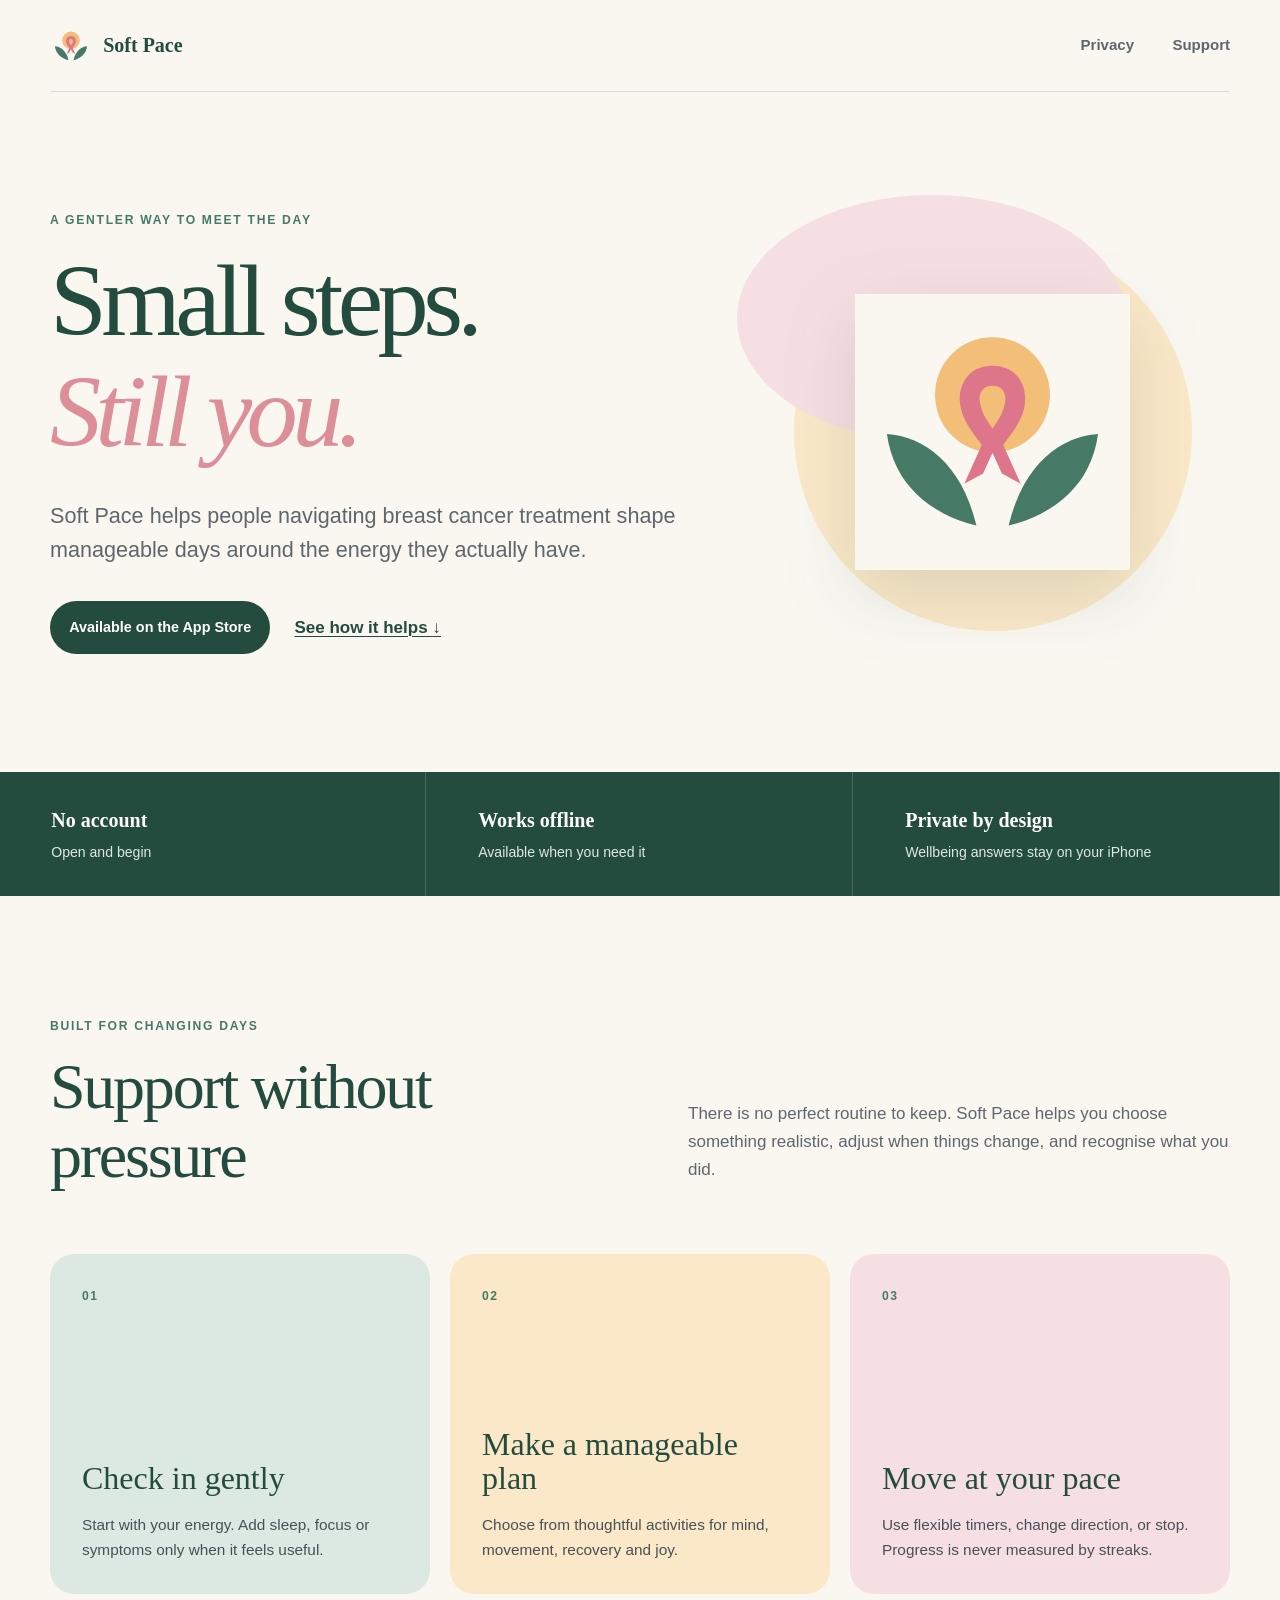
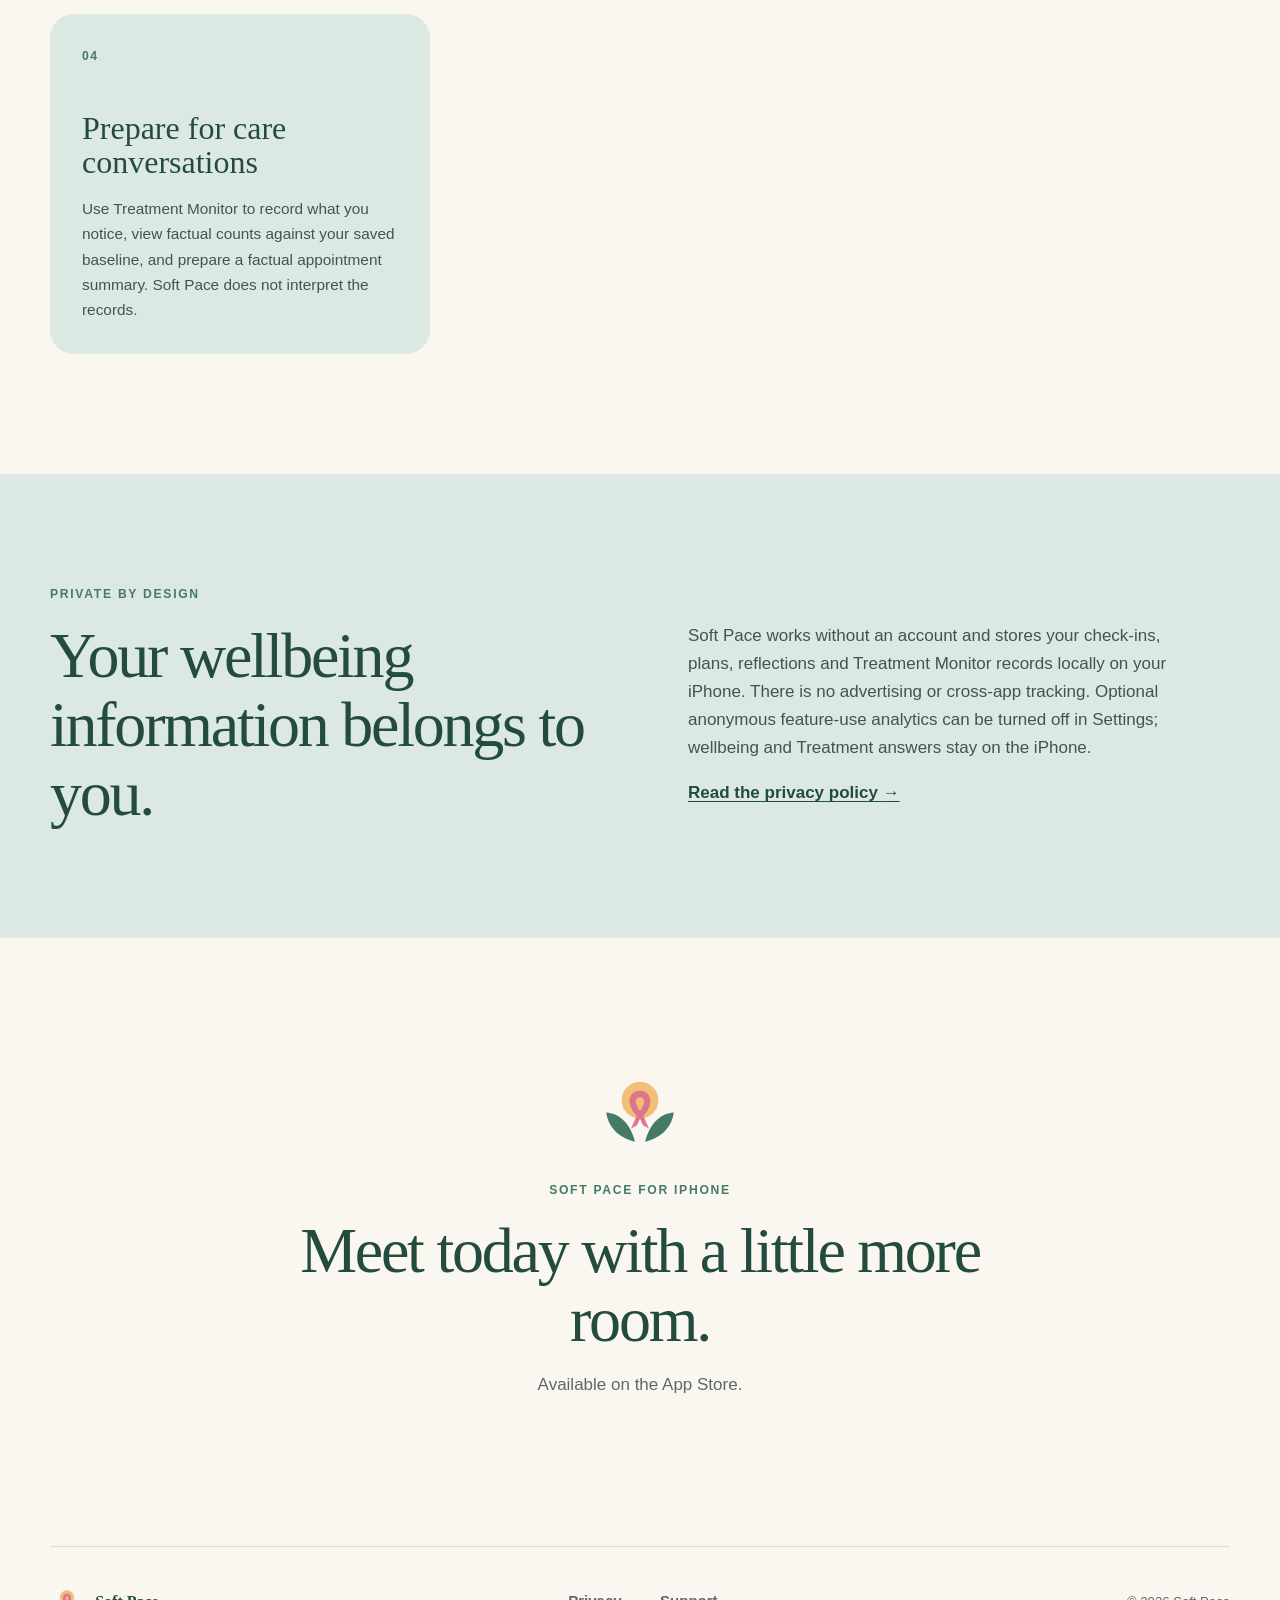
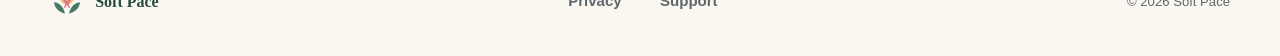
<file: index.html>
<!doctype html>
<html lang="en">
<head>
  <meta charset="utf-8">
  <meta name="viewport" content="width=device-width, initial-scale=1">
  <meta name="theme-color" content="#faf7f1">
  <meta name="description" content="Soft Pace is a calm, private wellbeing companion for people navigating breast cancer treatment.">
  <title>Soft Pace — Small steps. Still you.</title>
  <link rel="icon" href="assets/icon.svg" type="image/svg+xml">
  <link rel="stylesheet" href="assets/styles.css">
</head>
<body>
  <a class="skip-link" href="#main">Skip to content</a>
  <header class="site-header">
    <a class="brand" href="./" aria-label="Soft Pace home">
      <img src="assets/icon.svg" alt="" width="42" height="42">
      <span>Soft Pace</span>
    </a>
    <nav aria-label="Primary navigation">
      <a href="privacy/">Privacy</a>
      <a href="support/">Support</a>
    </nav>
  </header>

  <main id="main">
    <section class="hero">
      <div class="hero-copy">
        <p class="eyebrow">A gentler way to meet the day</p>
        <h1>Small steps.<br><em>Still you.</em></h1>
        <p class="lede">Soft Pace helps people navigating breast cancer treatment shape manageable days around the energy they actually have.</p>
        <div class="actions">
          <span class="button" aria-label="Soft Pace is available on the App Store">Available on the App Store</span>
          <a class="text-link" href="#how-it-helps">See how it helps <span aria-hidden="true">↓</span></a>
        </div>
      </div>
      <div class="hero-mark" aria-hidden="true">
        <img src="assets/icon.svg" alt="">
        <span class="orbit orbit-one"></span>
        <span class="orbit orbit-two"></span>
      </div>
    </section>

    <section class="trust-strip" aria-label="Soft Pace principles">
      <p><strong>No account</strong><span>Open and begin</span></p>
      <p><strong>Works offline</strong><span>Available when you need it</span></p>
      <p><strong>Private by design</strong><span>Wellbeing answers stay on your iPhone</span></p>
    </section>

    <section class="section" id="how-it-helps">
      <div class="section-heading">
        <p class="eyebrow">Built for changing days</p>
        <h2>Support without pressure</h2>
        <p>There is no perfect routine to keep. Soft Pace helps you choose something realistic, adjust when things change, and recognise what you did.</p>
      </div>
      <div class="feature-grid">
        <article class="feature-card sage">
          <span class="number">01</span>
          <h3>Check in gently</h3>
          <p>Start with your energy. Add sleep, focus or symptoms only when it feels useful.</p>
        </article>
        <article class="feature-card apricot">
          <span class="number">02</span>
          <h3>Make a manageable plan</h3>
          <p>Choose from thoughtful activities for mind, movement, recovery and joy.</p>
        </article>
        <article class="feature-card blush">
          <span class="number">03</span>
          <h3>Move at your pace</h3>
          <p>Use flexible timers, change direction, or stop. Progress is never measured by streaks.</p>
        </article>
        <article class="feature-card sage">
          <span class="number">04</span>
          <h3>Prepare for care conversations</h3>
          <p>Use Treatment Monitor to record what you notice, view factual counts against your saved baseline, and prepare a factual appointment summary. Soft Pace does not interpret the records.</p>
        </article>
      </div>
    </section>

    <section class="privacy-callout">
      <div>
        <p class="eyebrow">Private by design</p>
        <h2>Your wellbeing information belongs to you.</h2>
      </div>
      <div>
        <p>Soft Pace works without an account and stores your check-ins, plans, reflections and Treatment Monitor records locally on your iPhone. There is no advertising or cross-app tracking. Optional anonymous feature-use analytics can be turned off in Settings; wellbeing and Treatment answers stay on the iPhone.</p>
        <a class="text-link" href="privacy/">Read the privacy policy <span aria-hidden="true">→</span></a>
      </div>
    </section>

    <section class="closing">
      <img src="assets/icon.svg" alt="" width="88" height="88">
      <p class="eyebrow">Soft Pace for iPhone</p>
      <h2>Meet today with a little more room.</h2>
      <p>Available on the App Store.</p>
    </section>
  </main>

  <footer>
    <a class="brand footer-brand" href="./"><img src="assets/icon.svg" alt="" width="34" height="34"><span>Soft Pace</span></a>
    <div class="footer-links"><a href="privacy/">Privacy</a><a href="support/">Support</a></div>
    <p>© 2026 Soft Pace</p>
  </footer>
</body>
</html>
</file>
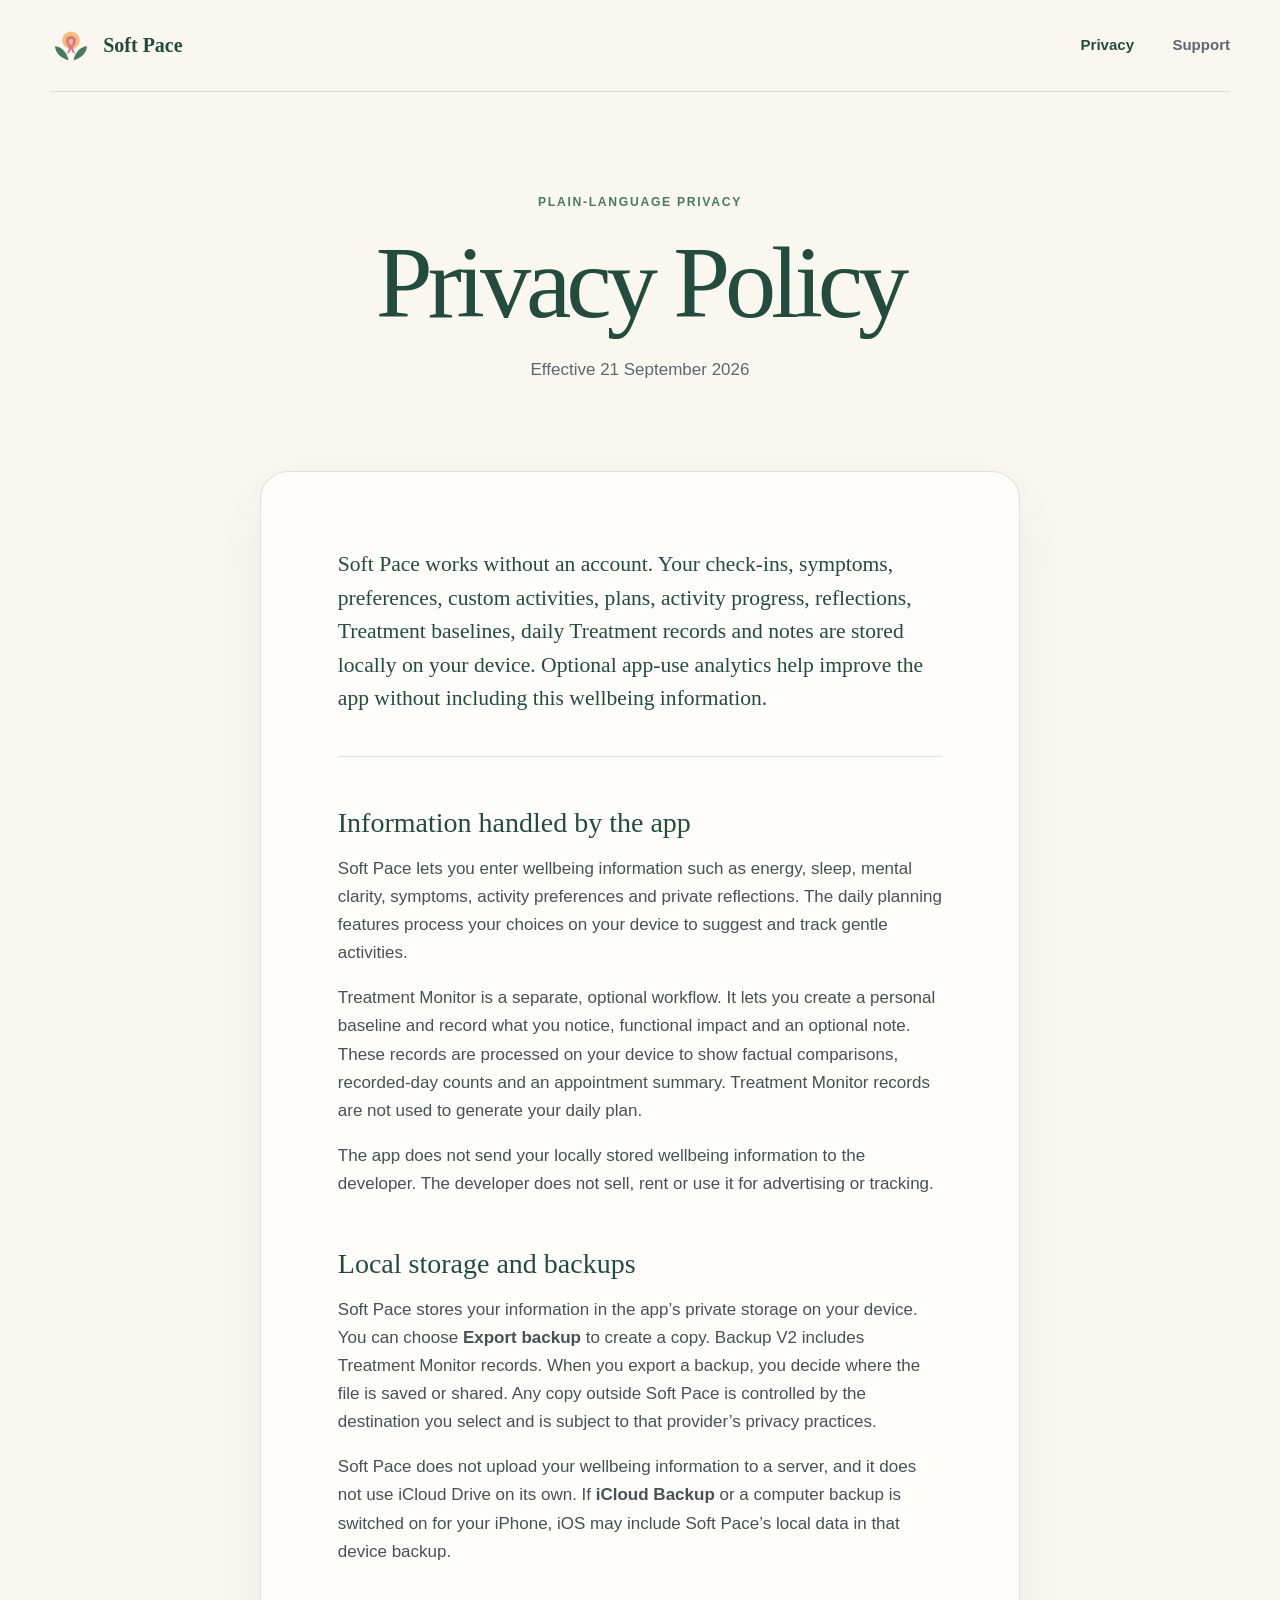
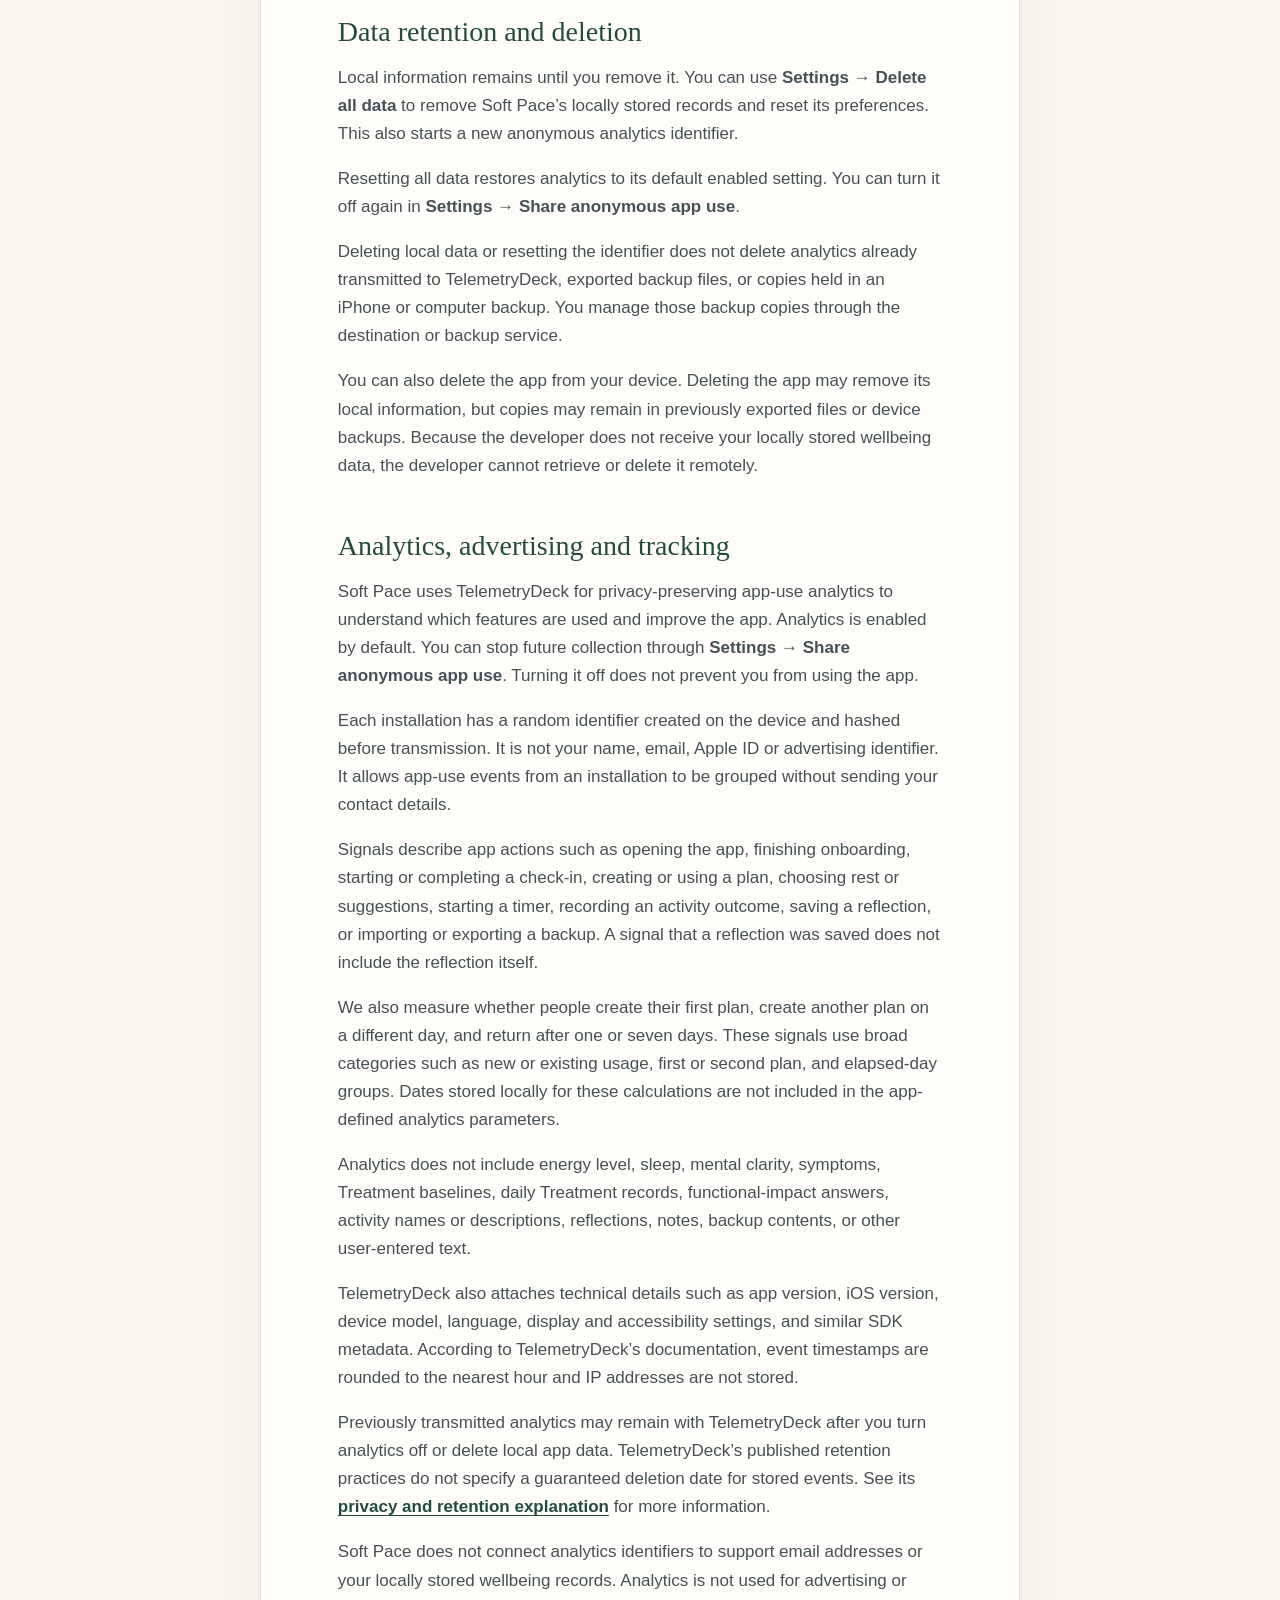
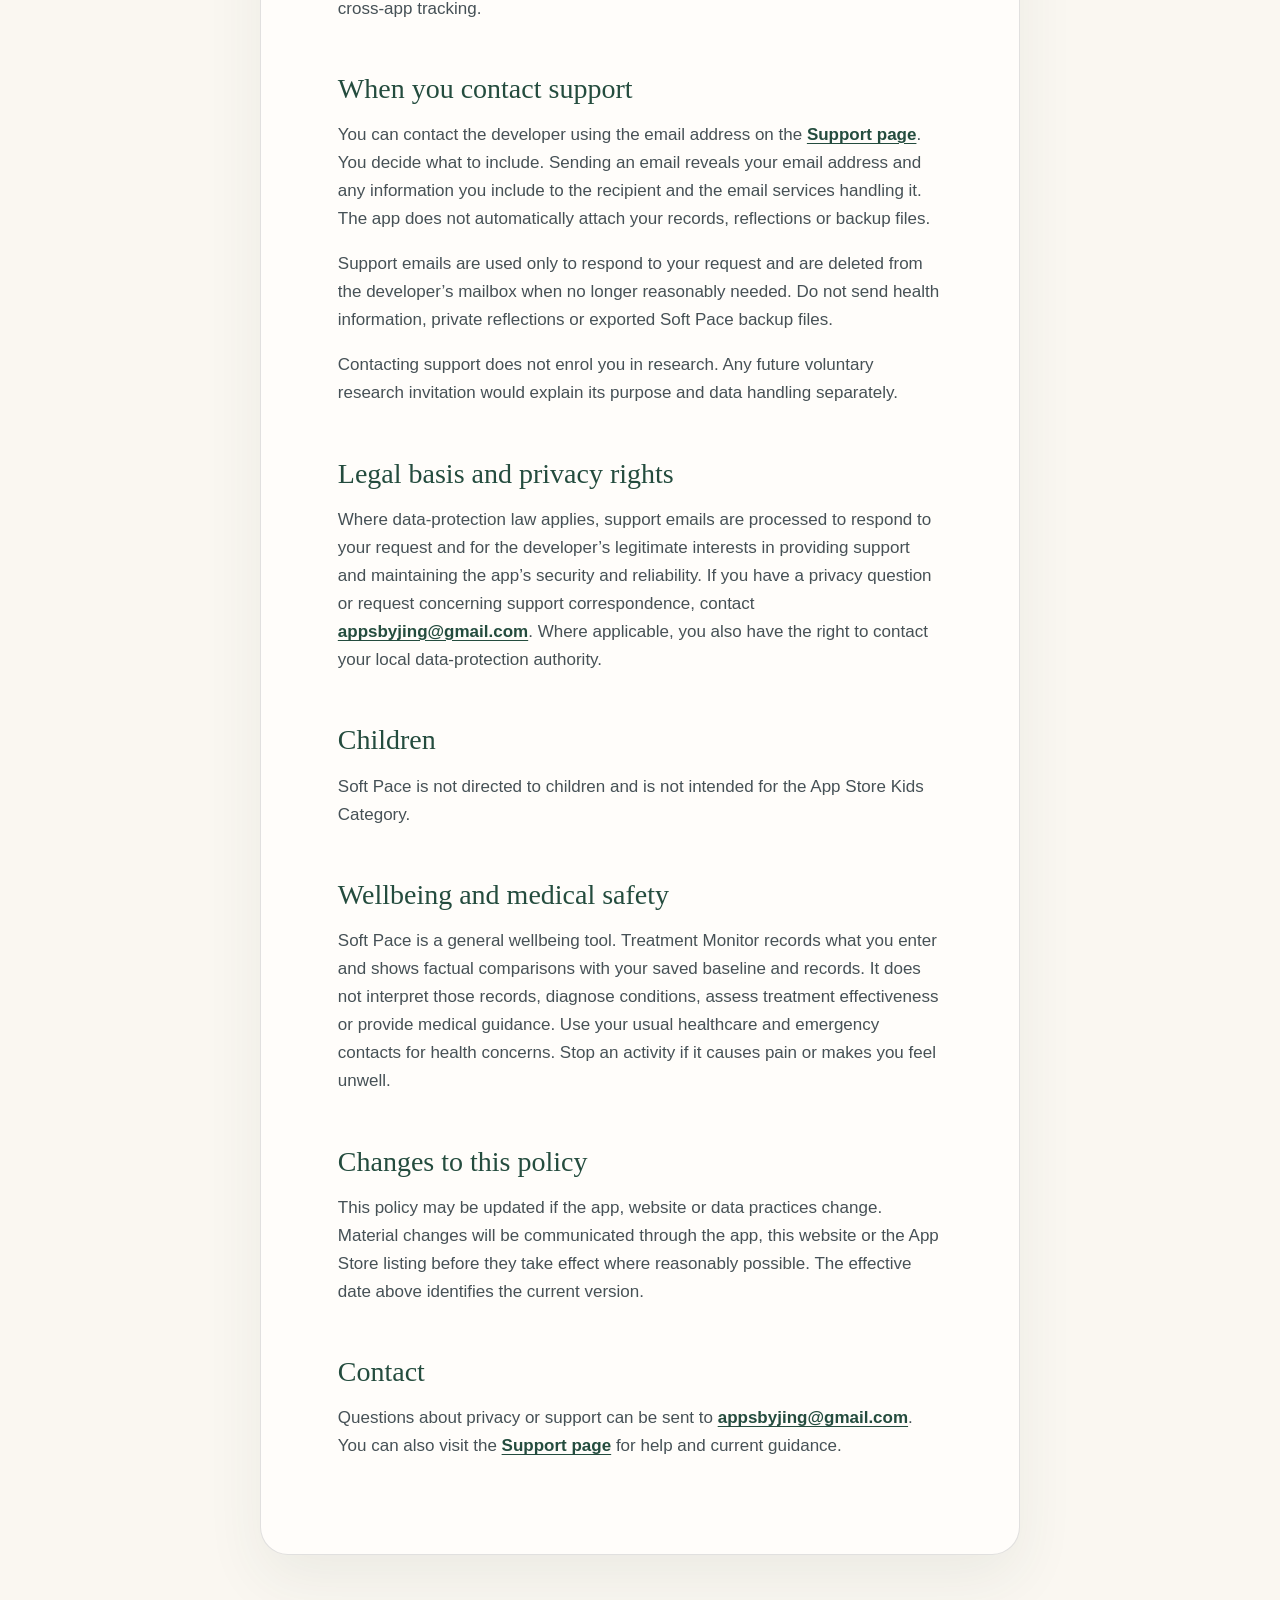
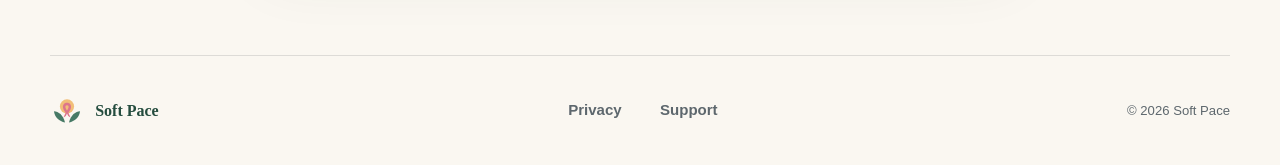
<file: privacy/index.html>
<!doctype html>
<html lang="en">
<head>
  <!-- Updated 21 September 2026: P0–P2 workflows, analytics and Support contact. -->
  <meta charset="utf-8">
  <meta name="viewport" content="width=device-width, initial-scale=1">
  <meta name="theme-color" content="#faf7f1">
  <meta name="description" content="Soft Pace privacy policy.">
  <title>Privacy Policy — Soft Pace</title>
  <link rel="icon" href="../assets/icon.svg" type="image/svg+xml">
  <link rel="stylesheet" href="../assets/styles.css">
</head>
<body>
  <a class="skip-link" href="#main">Skip to content</a>
  <header class="site-header">
    <a class="brand" href="../" aria-label="Soft Pace home"><img src="../assets/icon.svg" alt="" width="42" height="42"><span>Soft Pace</span></a>
    <nav aria-label="Primary navigation"><a aria-current="page" href="./">Privacy</a><a href="../support/">Support</a></nav>
  </header>
  <main id="main" class="document-shell">
    <header class="document-header">
      <p class="eyebrow">Plain-language privacy</p>
      <h1>Privacy Policy</h1>
      <p>Effective 21 September 2026</p>
    </header>
    <article class="document">
      <p class="summary">Soft Pace works without an account. Your check-ins, symptoms, preferences, custom activities, plans, activity progress, reflections, Treatment baselines, daily Treatment records and notes are stored locally on your device. Optional app-use analytics help improve the app without including this wellbeing information.</p>
      <h2>Information handled by the app</h2>
      <p>Soft Pace lets you enter wellbeing information such as energy, sleep, mental clarity, symptoms, activity preferences and private reflections. The daily planning features process your choices on your device to suggest and track gentle activities.</p>
      <p>Treatment Monitor is a separate, optional workflow. It lets you create a personal baseline and record what you notice, functional impact and an optional note. These records are processed on your device to show factual comparisons, recorded-day counts and an appointment summary. Treatment Monitor records are not used to generate your daily plan.</p>
      <p>The app does not send your locally stored wellbeing information to the developer. The developer does not sell, rent or use it for advertising or tracking.</p>
      <h2>Local storage and backups</h2>
      <p>Soft Pace stores your information in the app’s private storage on your device. You can choose <strong>Export backup</strong> to create a copy. Backup V2 includes Treatment Monitor records. When you export a backup, you decide where the file is saved or shared. Any copy outside Soft Pace is controlled by the destination you select and is subject to that provider’s privacy practices.</p>
      <p>Soft Pace does not upload your wellbeing information to a server, and it does not use iCloud Drive on its own. If <strong>iCloud Backup</strong> or a computer backup is switched on for your iPhone, iOS may include Soft Pace’s local data in that device backup.</p>
      <h2>Data retention and deletion</h2>
      <p>Local information remains until you remove it. You can use <strong>Settings → Delete all data</strong> to remove Soft Pace’s locally stored records and reset its preferences. This also starts a new anonymous analytics identifier.</p>
      <p>Resetting all data restores analytics to its default enabled setting. You can turn it off again in <strong>Settings → Share anonymous app use</strong>.</p>
      <p>Deleting local data or resetting the identifier does not delete analytics already transmitted to TelemetryDeck, exported backup files, or copies held in an iPhone or computer backup. You manage those backup copies through the destination or backup service.</p>
      <p>You can also delete the app from your device. Deleting the app may remove its local information, but copies may remain in previously exported files or device backups. Because the developer does not receive your locally stored wellbeing data, the developer cannot retrieve or delete it remotely.</p>
      <h2>Analytics, advertising and tracking</h2>
      <p>Soft Pace uses TelemetryDeck for privacy-preserving app-use analytics to understand which features are used and improve the app. Analytics is enabled by default. You can stop future collection through <strong>Settings → Share anonymous app use</strong>. Turning it off does not prevent you from using the app.</p>
      <p>Each installation has a random identifier created on the device and hashed before transmission. It is not your name, email, Apple ID or advertising identifier. It allows app-use events from an installation to be grouped without sending your contact details.</p>
      <p>Signals describe app actions such as opening the app, finishing onboarding, starting or completing a check-in, creating or using a plan, choosing rest or suggestions, starting a timer, recording an activity outcome, saving a reflection, or importing or exporting a backup. A signal that a reflection was saved does not include the reflection itself.</p>
      <p>We also measure whether people create their first plan, create another plan on a different day, and return after one or seven days. These signals use broad categories such as new or existing usage, first or second plan, and elapsed-day groups. Dates stored locally for these calculations are not included in the app-defined analytics parameters.</p>
      <p>Analytics does not include energy level, sleep, mental clarity, symptoms, Treatment baselines, daily Treatment records, functional-impact answers, activity names or descriptions, reflections, notes, backup contents, or other user-entered text.</p>
      <p>TelemetryDeck also attaches technical details such as app version, iOS version, device model, language, display and accessibility settings, and similar SDK metadata. According to TelemetryDeck’s documentation, event timestamps are rounded to the nearest hour and IP addresses are not stored.</p>
      <p>Previously transmitted analytics may remain with TelemetryDeck after you turn analytics off or delete local app data. TelemetryDeck’s published retention practices do not specify a guaranteed deletion date for stored events. See its <a href="https://telemetrydeck.com/docs/guides/privacy-faq/">privacy and retention explanation</a> for more information.</p>
      <p>Soft Pace does not connect analytics identifiers to support email addresses or your locally stored wellbeing records. Analytics is not used for advertising or cross-app tracking.</p>
      <h2>When you contact support</h2>
      <p>You can contact the developer using the email address on the <a href="../support/">Support page</a>. You decide what to include. Sending an email reveals your email address and any information you include to the recipient and the email services handling it. The app does not automatically attach your records, reflections or backup files.</p>
      <p>Support emails are used only to respond to your request and are deleted from the developer’s mailbox when no longer reasonably needed. Do not send health information, private reflections or exported Soft Pace backup files.</p>
      <p>Contacting support does not enrol you in research. Any future voluntary research invitation would explain its purpose and data handling separately.</p>
      <h2>Legal basis and privacy rights</h2>
      <p>Where data-protection law applies, support emails are processed to respond to your request and for the developer’s legitimate interests in providing support and maintaining the app’s security and reliability. If you have a privacy question or request concerning support correspondence, contact <a href="mailto:appsbyjing@gmail.com">appsbyjing@gmail.com</a>. Where applicable, you also have the right to contact your local data-protection authority.</p>
      <h2>Children</h2>
      <p>Soft Pace is not directed to children and is not intended for the App Store Kids Category.</p>
      <h2>Wellbeing and medical safety</h2>
      <p>Soft Pace is a general wellbeing tool. Treatment Monitor records what you enter and shows factual comparisons with your saved baseline and records. It does not interpret those records, diagnose conditions, assess treatment effectiveness or provide medical guidance. Use your usual healthcare and emergency contacts for health concerns. Stop an activity if it causes pain or makes you feel unwell.</p>
      <h2>Changes to this policy</h2>
      <p>This policy may be updated if the app, website or data practices change. Material changes will be communicated through the app, this website or the App Store listing before they take effect where reasonably possible. The effective date above identifies the current version.</p>
      <h2>Contact</h2>
      <p>Questions about privacy or support can be sent to <a href="mailto:appsbyjing@gmail.com">appsbyjing@gmail.com</a>. You can also visit the <a href="../support/">Support page</a> for help and current guidance.</p>
    </article>
  </main>
  <footer><a class="brand footer-brand" href="../"><img src="../assets/icon.svg" alt="" width="34" height="34"><span>Soft Pace</span></a><div class="footer-links"><a href="./">Privacy</a><a href="../support/">Support</a></div><p>© 2026 Soft Pace</p></footer>
</body>
</html>
</file>
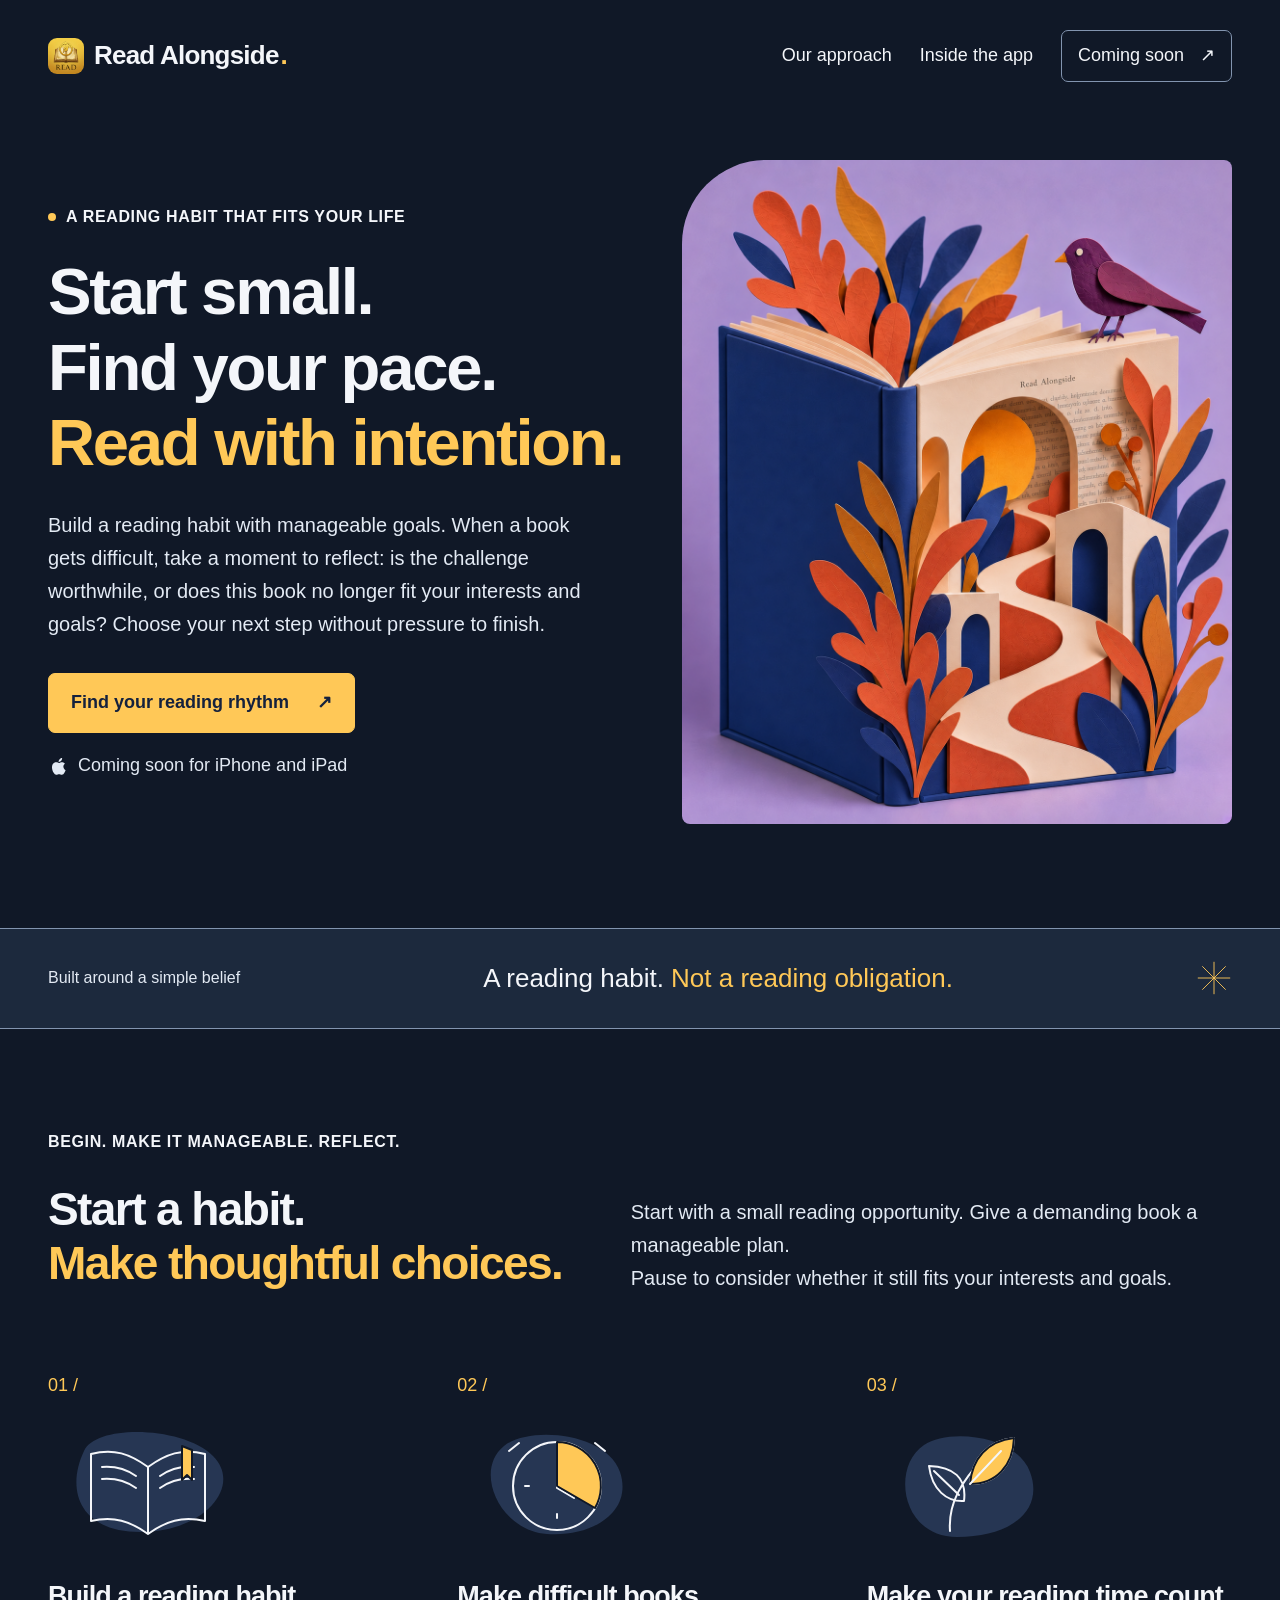
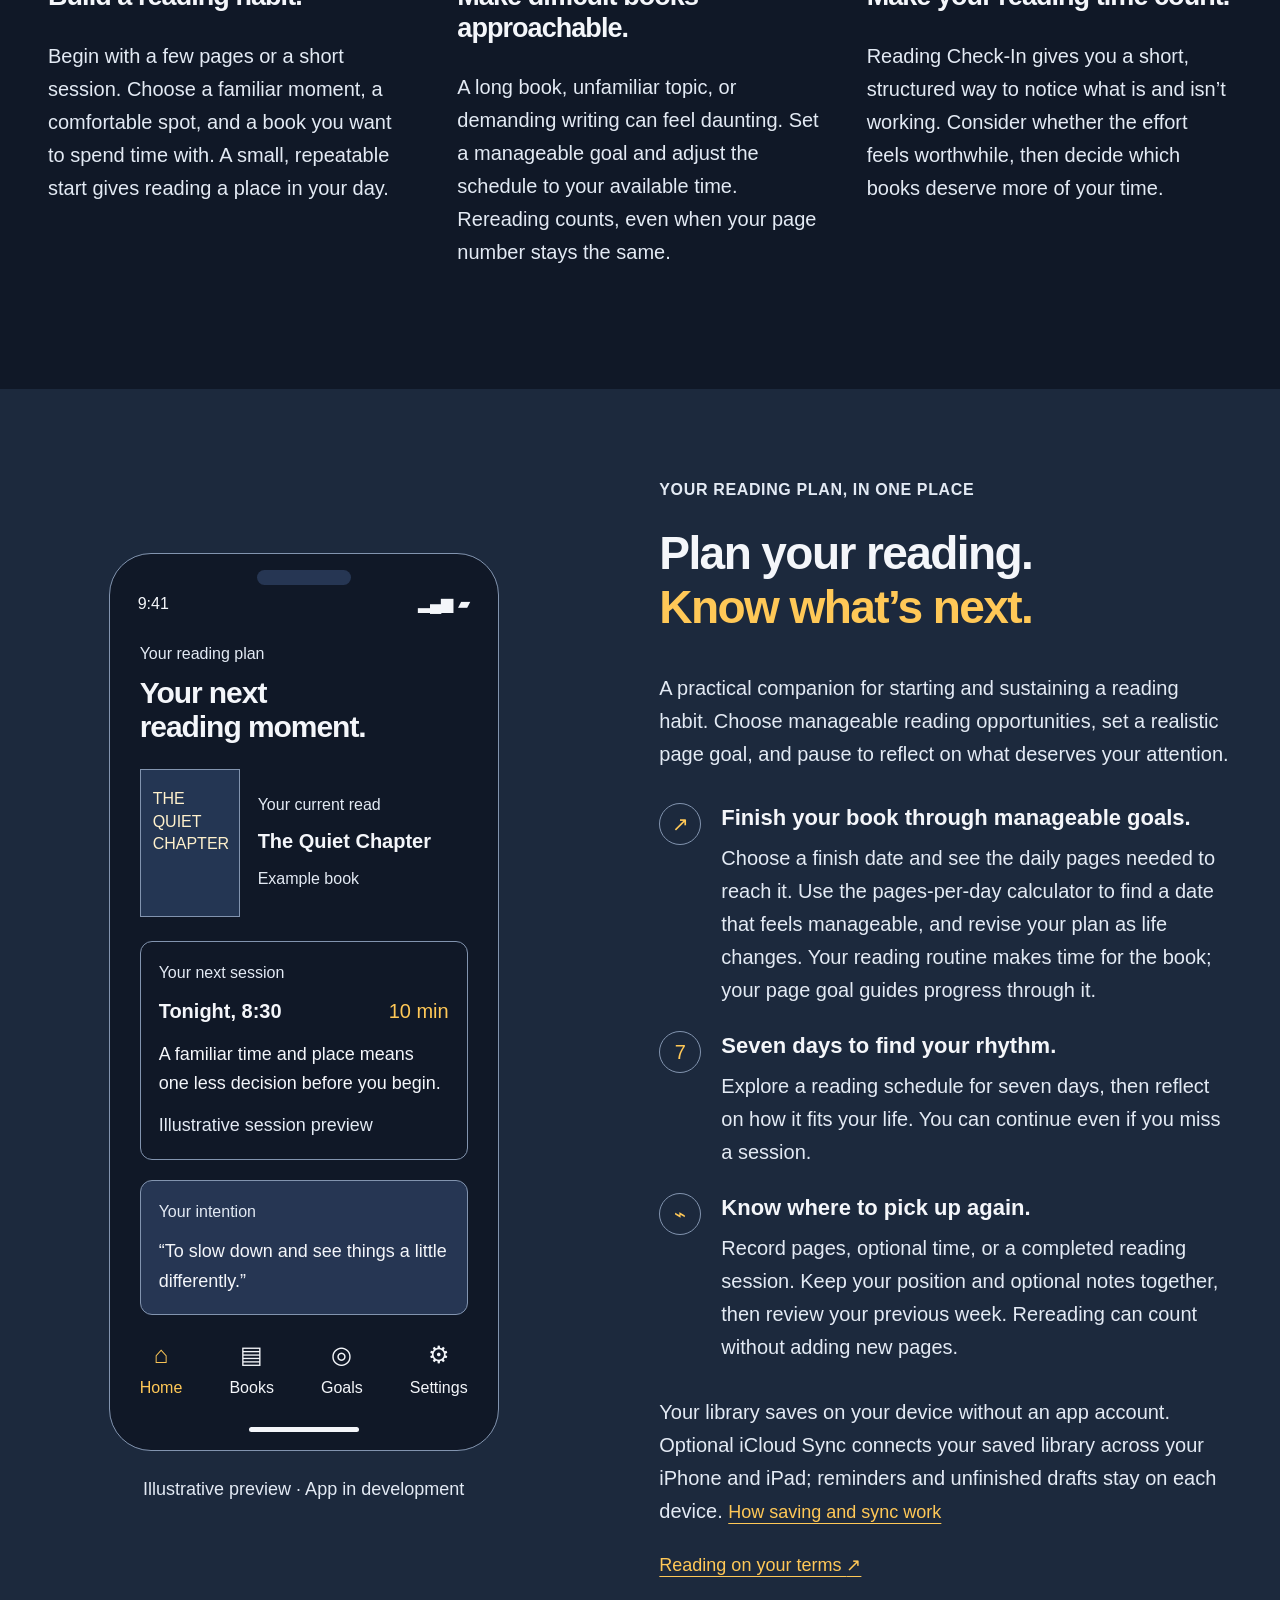
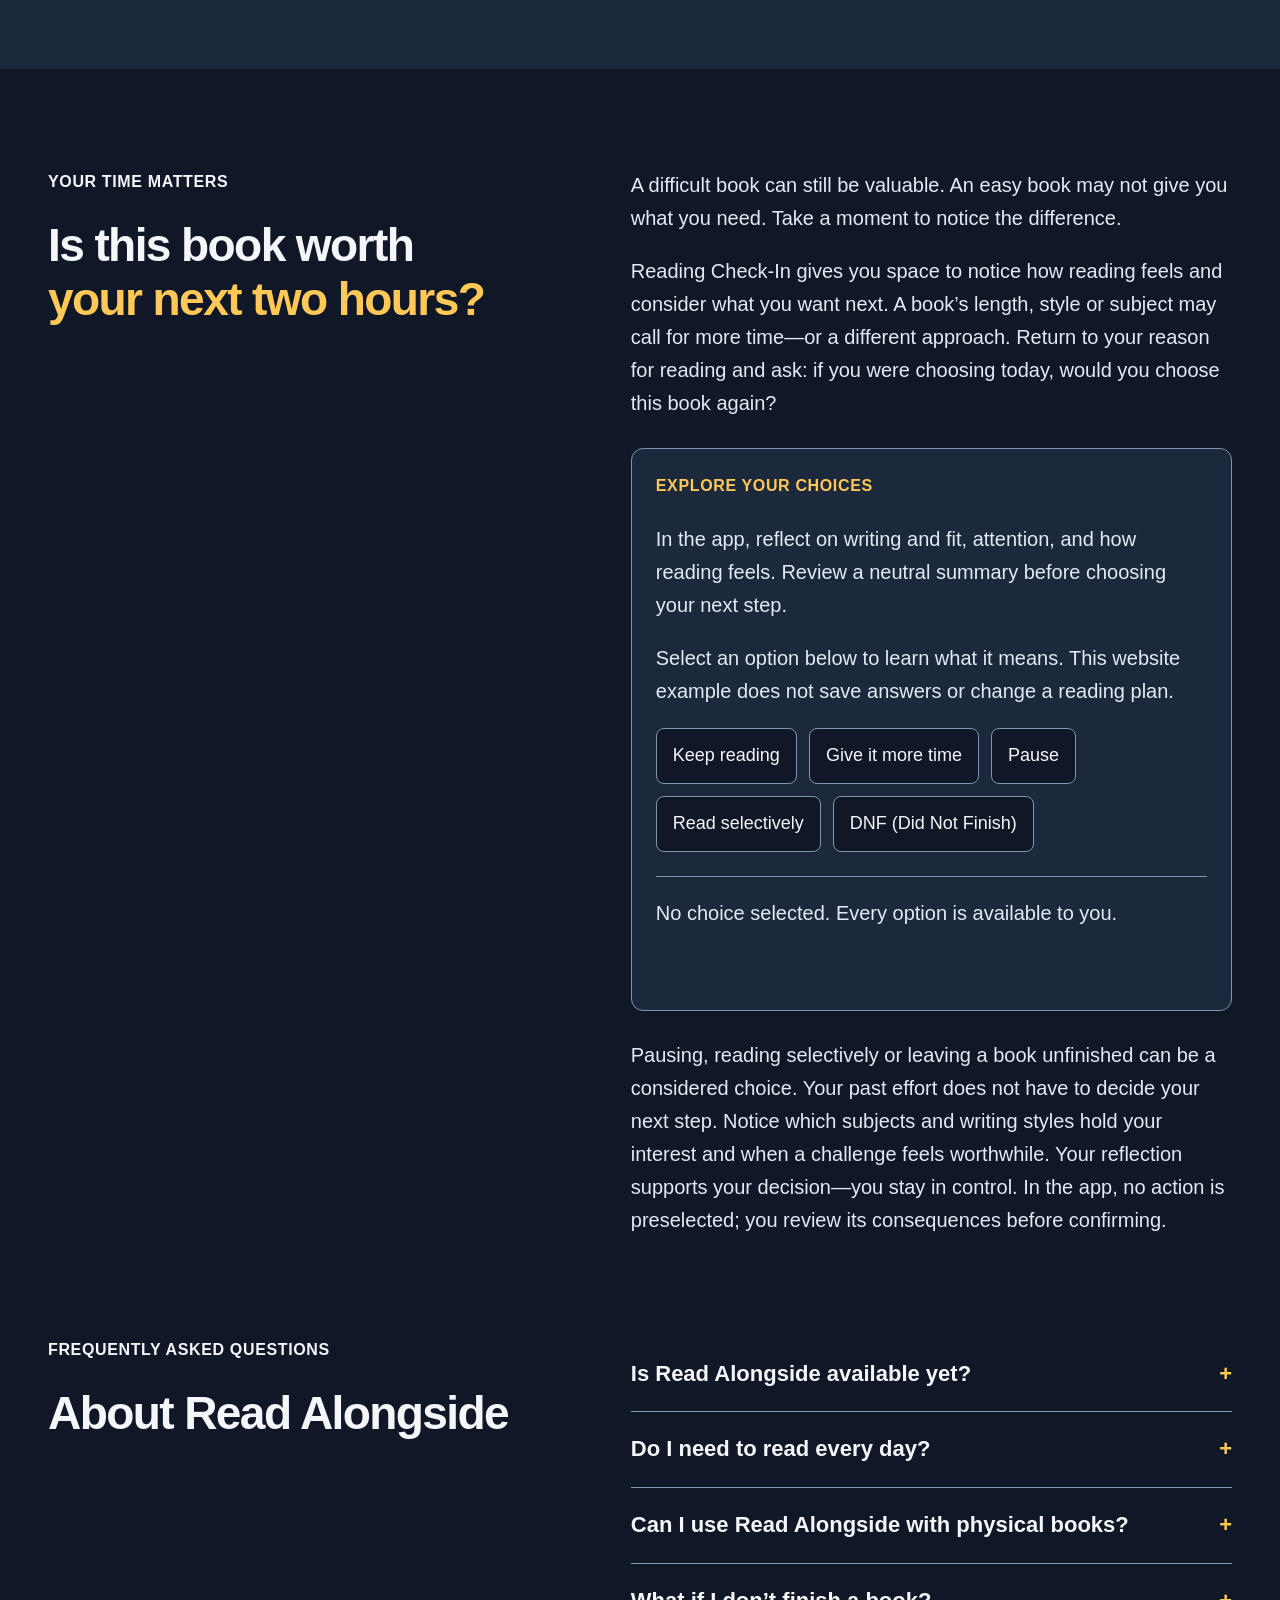
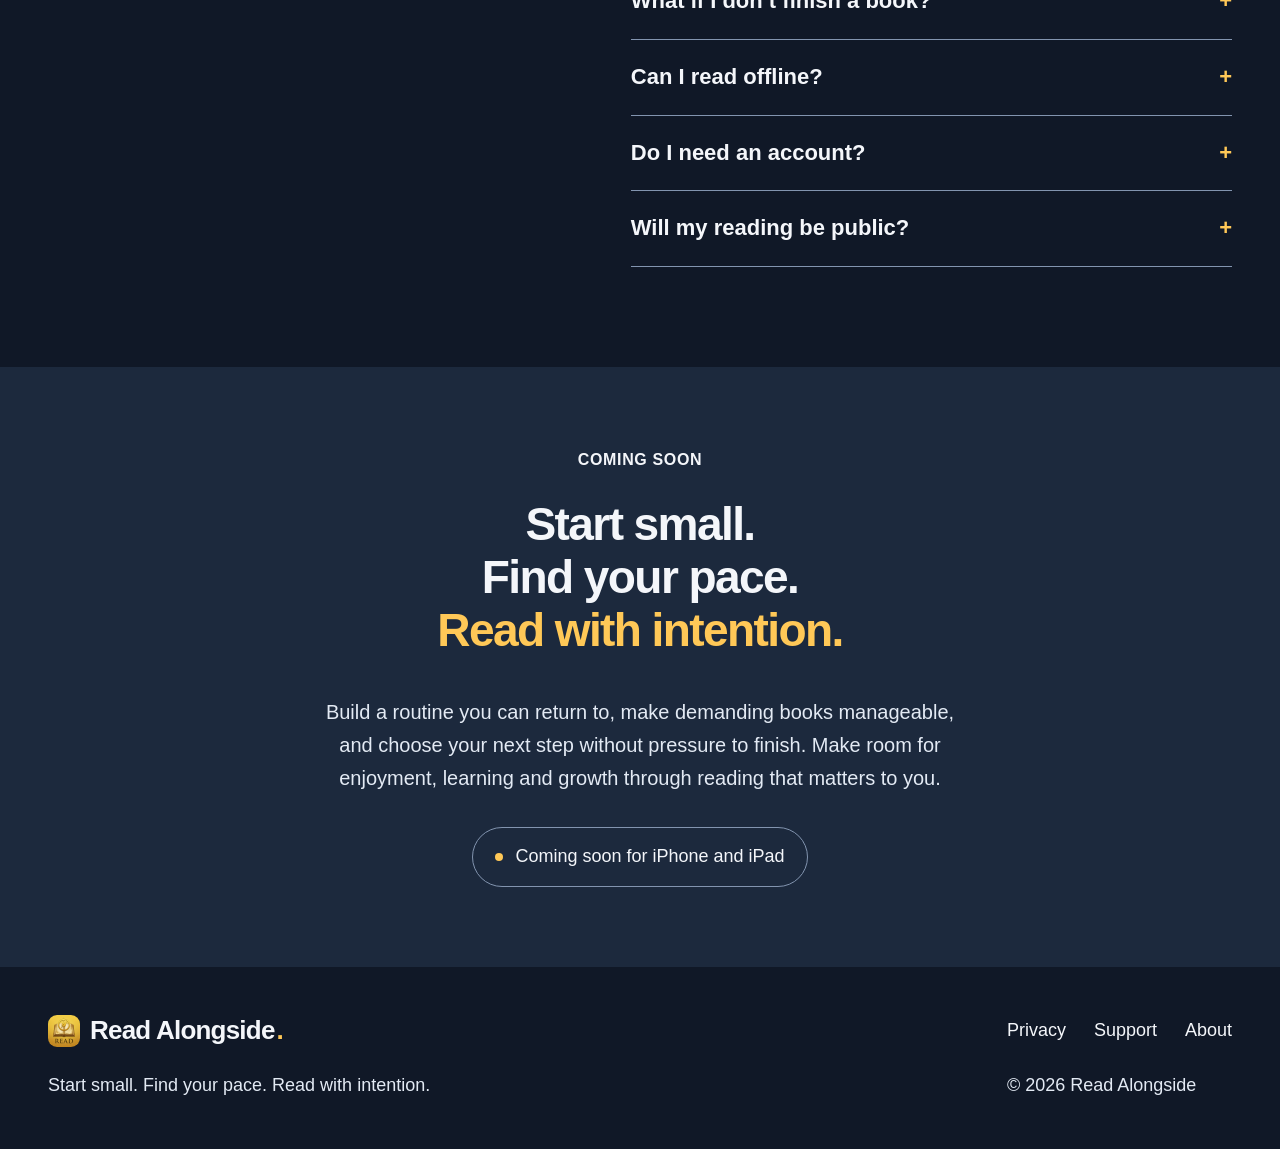
<file: read-alongside/index.html>
<!doctype html>
<html lang="en">
<head>
<meta charset="utf-8"><meta name="viewport" content="width=device-width,initial-scale=1">
<meta name="theme-color" content="#101827">
<title>Read Alongside — Start small. Read with intention.</title>
<meta name="description" content="Start small. Find your pace. Read with intention. Build a reading habit with manageable goals and structured reflection. Choose your next step without pressure to finish. Coming soon for iPhone and iPad.">
<meta property="og:title" content="Read Alongside — Start small. Read with intention."><meta property="og:description" content="Start small. Find your pace. Read with intention. Manageable goals and structured reflection for a reading habit that fits your life. Coming soon for iPhone and iPad."><meta property="og:type" content="website">
<link rel="icon" href="assets/app-icon.jpg"><link rel="stylesheet" href="theme-midnight.css?v=12">
</head>
<body>
<a class="skip" href="#main">Skip to content</a>
<header class="site-header wrap"><a class="brand" href="./" aria-label="Read Alongside home"><img src="assets/app-icon.jpg" alt="" width="36" height="36">Read Alongside<span class="brand-dot">.</span></a><nav aria-label="Main navigation"><a href="#approach">Our approach</a><a href="#preview">Inside the app</a><a class="nav-cta" href="#coming-soon">Coming soon <span aria-hidden="true">↗</span></a></nav></header>
<main id="main">
<section class="hero wrap" aria-labelledby="hero-title">
<div class="hero-copy"><p class="eyebrow"><span class="status-dot"></span> A reading habit that fits your life</p><h1 id="hero-title">Start small.<br>Find your pace.<br><em>Read with intention.</em></h1><p class="hero-description">Build a reading habit with manageable goals. When a book gets difficult, take a moment to reflect: is the challenge worthwhile, or does this book no longer fit your interests and goals? Choose your next step without pressure to finish.</p><div class="hero-actions"><a class="button" href="#approach">Find your reading rhythm <span aria-hidden="true">↗</span></a><span class="ios-note"><svg viewBox="0 0 24 24" aria-hidden="true"><path d="M16.7 12.7c0-2.1 1.7-3.1 1.8-3.2-1-1.5-2.6-1.7-3.2-1.7-1.4-.2-2.7.8-3.4.8-.7 0-1.8-.8-3-.7-1.6 0-3 .9-3.8 2.3-1.6 2.8-.4 7 1.1 9.2.8 1.1 1.7 2.3 2.9 2.2 1.2-.1 1.6-.7 3-.7 1.4 0 1.8.7 3 .6 1.3 0 2.1-1.1 2.8-2.2.9-1.3 1.3-2.6 1.3-2.7-.1 0-2.5-1-2.5-4.2ZM14.4 6.4c.6-.8 1.1-1.9 1-3-.9 0-2 .6-2.7 1.3-.6.7-1.2 1.8-1.1 2.8 1 .1 2.1-.5 2.8-1.1Z"/></svg>Coming soon for iPhone and iPad</span></div></div>
<div class="hero-art"><div class="photo-frame"><img class="hero-photo" src="assets/reading-book-read-alongside.png" alt="A paper sculpture of an open book with a winding path, arches, colorful leaves, and a purple bird" width="1142" height="1378"><div class="photo-grain"></div></div></div>
</section>
<div class="principle-strip"><div class="wrap"><span>Built around a simple belief</span><p>A reading habit. <em>Not a reading obligation.</em></p><svg aria-hidden="true" viewBox="0 0 40 40"><path d="M20 2v36M2 20h36M7 7l26 26M7 33 33 7"/></svg></div></div>
<section class="approach wrap section-space" id="approach" aria-labelledby="approach-title"><div class="section-heading"><p class="eyebrow">Begin. Make it manageable. Reflect.</p><h2 id="approach-title">Start a habit.<br><em>Make thoughtful choices.</em></h2><p>Start with a small reading opportunity. Give a demanding book a manageable plan.<br>Pause to consider whether it still fits your interests and goals.</p></div><div class="three-steps"><article><span class="step-number">01 /</span><div class="step-illustration book-illustration" aria-hidden="true"><svg viewBox="0 0 200 130"><path class="wash" d="M36 30c12-27 99-25 129 5s-9 76-72 76S18 68 36 30Z"/><path d="M43 33c23-6 39 0 57 13 18-13 34-19 57-13v67c-23-5-39 0-57 13-18-13-34-18-57-13V33Zm57 13v67M54 46c12-1 24 2 34 9M54 58c12-1 24 2 34 9M112 55c10-7 22-10 34-9M112 67c10-7 22-10 34-9"/><path class="yellow" d="m134 25 10 4v30l-5-5-5 5V25Z"/></svg></div><h3>Build a reading habit.</h3><p>Begin with a few pages or a short session. Choose a familiar moment, a comfortable spot, and a book you want to spend time with. A small, repeatable start gives reading a place in your day.</p></article><article><span class="step-number">02 /</span><div class="step-illustration clock-illustration" aria-hidden="true"><svg viewBox="0 0 200 130"><path class="wash" d="M47 25c26-21 103-13 116 26s-26 65-73 62S16 50 47 25Z"/><circle cx="100" cy="65" r="44"/><path d="M100 33v4M100 93v4M68 65h4M128 65h4M100 44v23l17 10M138 22l10 8M62 22l-10 8"/><path class="yellow" d="M100 65V21a44 44 0 0 1 38 66L100 65Z"/></svg></div><h3>Make difficult books approachable.</h3><p>A long book, unfamiliar topic, or demanding writing can feel daunting. Set a manageable goal and adjust the schedule to your available time. Rereading counts, even when your page number stays the same.</p></article><article><span class="step-number">03 /</span><div class="step-illustration leaf-illustration" aria-hidden="true"><svg viewBox="0 0 200 130"><path class="wash" d="M57 24c25-17 92-10 106 27s-17 65-73 65S24 46 57 24Z"/><path d="M83 110c-2-27 11-50 35-74M97 80c-17 1-32-11-35-35 24 1 38 11 35 35ZM103 63c2-25 17-43 44-46-1 28-18 46-44 46Z"/><path class="yellow" d="M103 63c2-25 17-43 44-46-1 28-18 46-44 46Z"/><path d="m103 63 31-33M67 50l25 24"/></svg></div><h3>Make your reading time count.</h3><p>Reading Check-In gives you a short, structured way to notice what is and isn’t working. Consider whether the effort feels worthwhile, then decide which books deserve more of your time.</p></article></div></section>
<section class="app-section" id="preview" aria-labelledby="preview-title"><div class="wrap app-layout"><div class="app-demo"><div class="phone"><div class="phone-island"></div><div class="phone-top"><span>9:41</span><span aria-hidden="true">▂▄▆ ▰</span></div><div class="phone-screen"><p class="app-greeting">Your reading plan</p><h3>Your next<br>reading moment<span>.</span></h3><div class="book-preview"><div class="book-cover"><span>THE<br>QUIET<br>CHAPTER</span></div><div><span class="app-label">Your current read</span><strong>The Quiet Chapter</strong><span>Example book</span></div></div><div class="session-preview"><span class="app-label">Your next session</span><div><strong>Tonight, 8:30</strong><span class="session-time">10 min</span></div><p>A familiar time and place means one less decision before you begin.</p><p class="preview-action-label">Illustrative session preview</p></div><div class="intention-preview"><span class="app-label">Your intention</span><p>“To slow down and see things a little differently.”</p><svg aria-hidden="true" viewBox="0 0 24 24"><path d="M5 19C6 9 12 4 20 4c0 9-5 15-14 15M6 19 17 7"/></svg></div><div class="app-tabbar"><span class="selected"><b aria-hidden="true">⌂</b>Home</span><span><b aria-hidden="true">▤</b>Books</span><span><b aria-hidden="true">◎</b>Goals</span><span><b aria-hidden="true">⚙</b>Settings</span></div></div><div class="phone-home"></div></div><span class="demo-caption">Illustrative preview · App in development</span><div class="demo-orbit orbit-one" aria-hidden="true"></div><div class="demo-orbit orbit-two" aria-hidden="true"></div></div><div class="app-copy"><p class="eyebrow">Your reading plan, in one place</p><h2 id="preview-title">Plan your reading.<br><em>Know what’s next.</em></h2><p>A practical companion for starting and sustaining a reading habit. Choose manageable reading opportunities, set a realistic page goal, and pause to reflect on what deserves your attention.</p><div class="feature-list"><div><span class="feature-icon" aria-hidden="true">↗</span><p><strong>Finish your book through manageable goals.</strong><span>Choose a finish date and see the daily pages needed to reach it. Use the pages-per-day calculator to find a date that feels manageable, and revise your plan as life changes. Your reading routine makes time for the book; your page goal guides progress through it.</span></p></div><div><span class="feature-icon" aria-hidden="true">7</span><p><strong>Seven days to find your rhythm.</strong><span>Explore a reading schedule for seven days, then reflect on how it fits your life. You can continue even if you miss a session.</span></p></div><div><span class="feature-icon" aria-hidden="true">⌁</span><p><strong>Know where to pick up again.</strong><span>Record pages, optional time, or a completed reading session. Keep your position and optional notes together, then review your previous week. Rereading can count without adding new pages.</span></p></div></div><p>Your library saves on your device without an app account. Optional iCloud Sync connects your saved library across your iPhone and iPad; reminders and unfinished drafts stay on each device. <a class="text-link" href="support.html#icloud-sync">How saving and sync work</a></p><a class="text-link" href="#a-good-fit">Reading on your terms <span aria-hidden="true">↗</span></a></div></div></section>
<section class="permission-section wrap section-space" id="a-good-fit"><div class="permission-heading"><p class="eyebrow">Your time matters</p><h2>Is this book worth<br><em>your next two hours?</em></h2></div><div class="permission-copy"><p>A difficult book can still be valuable. An easy book may not give you what you need. Take a moment to notice the difference.</p><p>Reading Check-In gives you space to notice how reading feels and consider what you want next. A book’s length, style or subject may call for more time—or a different approach. Return to your reason for reading and ask: if you were choosing today, would you choose this book again?</p><div class="checkin-explorer"><p class="eyebrow">Explore your choices</p><p>In the app, reflect on writing and fit, attention, and how reading feels. Review a neutral summary before choosing your next step.</p><p id="choice-help">Select an option below to learn what it means. This website example does not save answers or change a reading plan.</p><div class="decision-options" role="group" aria-label="Explore Reading Check-In choices" aria-describedby="choice-help">
<button type="button" data-choice="continue" aria-pressed="false">Keep reading</button><button type="button" data-choice="time" aria-pressed="false">Give it more time</button><button type="button" data-choice="pause" aria-pressed="false">Pause</button><button type="button" data-choice="selective" aria-pressed="false">Read selectively</button><button type="button" data-choice="stop" aria-pressed="false">DNF (Did Not Finish)</button></div><p class="choice-result" id="choice-result" role="status" aria-live="polite">No choice selected. Every option is available to you.</p></div><p class="permission-note">Pausing, reading selectively or leaving a book unfinished can be a considered choice. Your past effort does not have to decide your next step. Notice which subjects and writing styles hold your interest and when a challenge feels worthwhile. Your reflection supports your decision—you stay in control. In the app, no action is preselected; you review its consequences before confirming.</p></div></section>
<section class="faq-section wrap" aria-labelledby="faq-title"><div><p class="eyebrow">Frequently asked questions</p><h2 id="faq-title">About Read Alongside</h2></div><div class="faq-list"><details><summary>Is Read Alongside available yet?<span aria-hidden="true">+</span></summary><p>Read Alongside is coming soon for iPhone and iPad. This page introduces the experience we’re building; download and launch details will be added here when they’re ready.</p></details><details><summary>Do I need to read every day?<span aria-hidden="true">+</span></summary><p>No. Choose the reading days that suit your life. Missing a day doesn’t end your seven-day challenge. Your routine reserves reading opportunities; your daily page target is based on the book’s finish date. You can edit your routine and plan when your week changes.</p></details><details><summary>Can I use Read Alongside with physical books?<span aria-hidden="true">+</span></summary><p>Yes. Read Alongside supports books you read on paper or elsewhere. It helps you plan, log, and reflect on your reading; it doesn’t provide ebook content.</p></details><details><summary>What if I don’t finish a book?<span aria-hidden="true">+</span></summary><p>Finishing isn’t the only meaningful outcome. Reading Check-In lets you continue, give a book more time, pause, read selectively, or mark it DNF (Did Not Finish). You can also put an eligible book on hold or mark it DNF from its library menu without completing a check-in. Review the consequences before confirming; your reading position and history stay with the book.</p></details><details><summary>Can I read offline?<span aria-hidden="true">+</span></summary><p>Your saved library and local reading records remain available offline. ISBN lookup, new cover downloads and iCloud transfers need a connection. Add a book manually when a catalog lookup is unavailable.</p></details><details><summary>Do I need an account?<span aria-hidden="true">+</span></summary><p>No. Your library saves on your device. Optional iCloud Sync uses your Apple Account signed into iCloud; there is no separate app login. You can also export and import backups in Settings → Data &amp; Backup.</p></details><details><summary>Will my reading be public?<span aria-hidden="true">+</span></summary><p>Your reading intentions and personal progress are private by default. No app account is needed. Your library saves on your device, with optional iCloud Sync. Read our privacy policy for details about local storage, iCloud, book lookup and backups. <a href="privacy.html">Visit the privacy page →</a></p></details></div></section>
<section class="coming-section" id="coming-soon" aria-labelledby="coming-title"><div class="wrap"><p class="eyebrow">Coming soon</p><h2 id="coming-title">Start small.<br>Find your pace.<br><em>Read with intention.</em></h2><p>Build a routine you can return to, make demanding books manageable, and choose your next step without pressure to finish. Make room for enjoyment, learning and growth through reading that matters to you.</p><div class="coming-pill"><span class="status-dot"></span> Coming soon for iPhone and iPad</div></div></section>
</main>
<footer class="wrap site-footer"><a class="brand" href="./"><img src="assets/app-icon.jpg" alt="" width="32" height="32">Read Alongside<span class="brand-dot">.</span></a><p>Start small. Find your pace. Read with intention.</p><nav aria-label="Footer navigation"><a href="privacy.html">Privacy</a><a href="support.html">Support</a><a href="#approach">About</a></nav><span class="copyright">© <span data-year>2026</span> Read Alongside</span></footer>

<script src="script.js"></script>
</body></html>
</file>
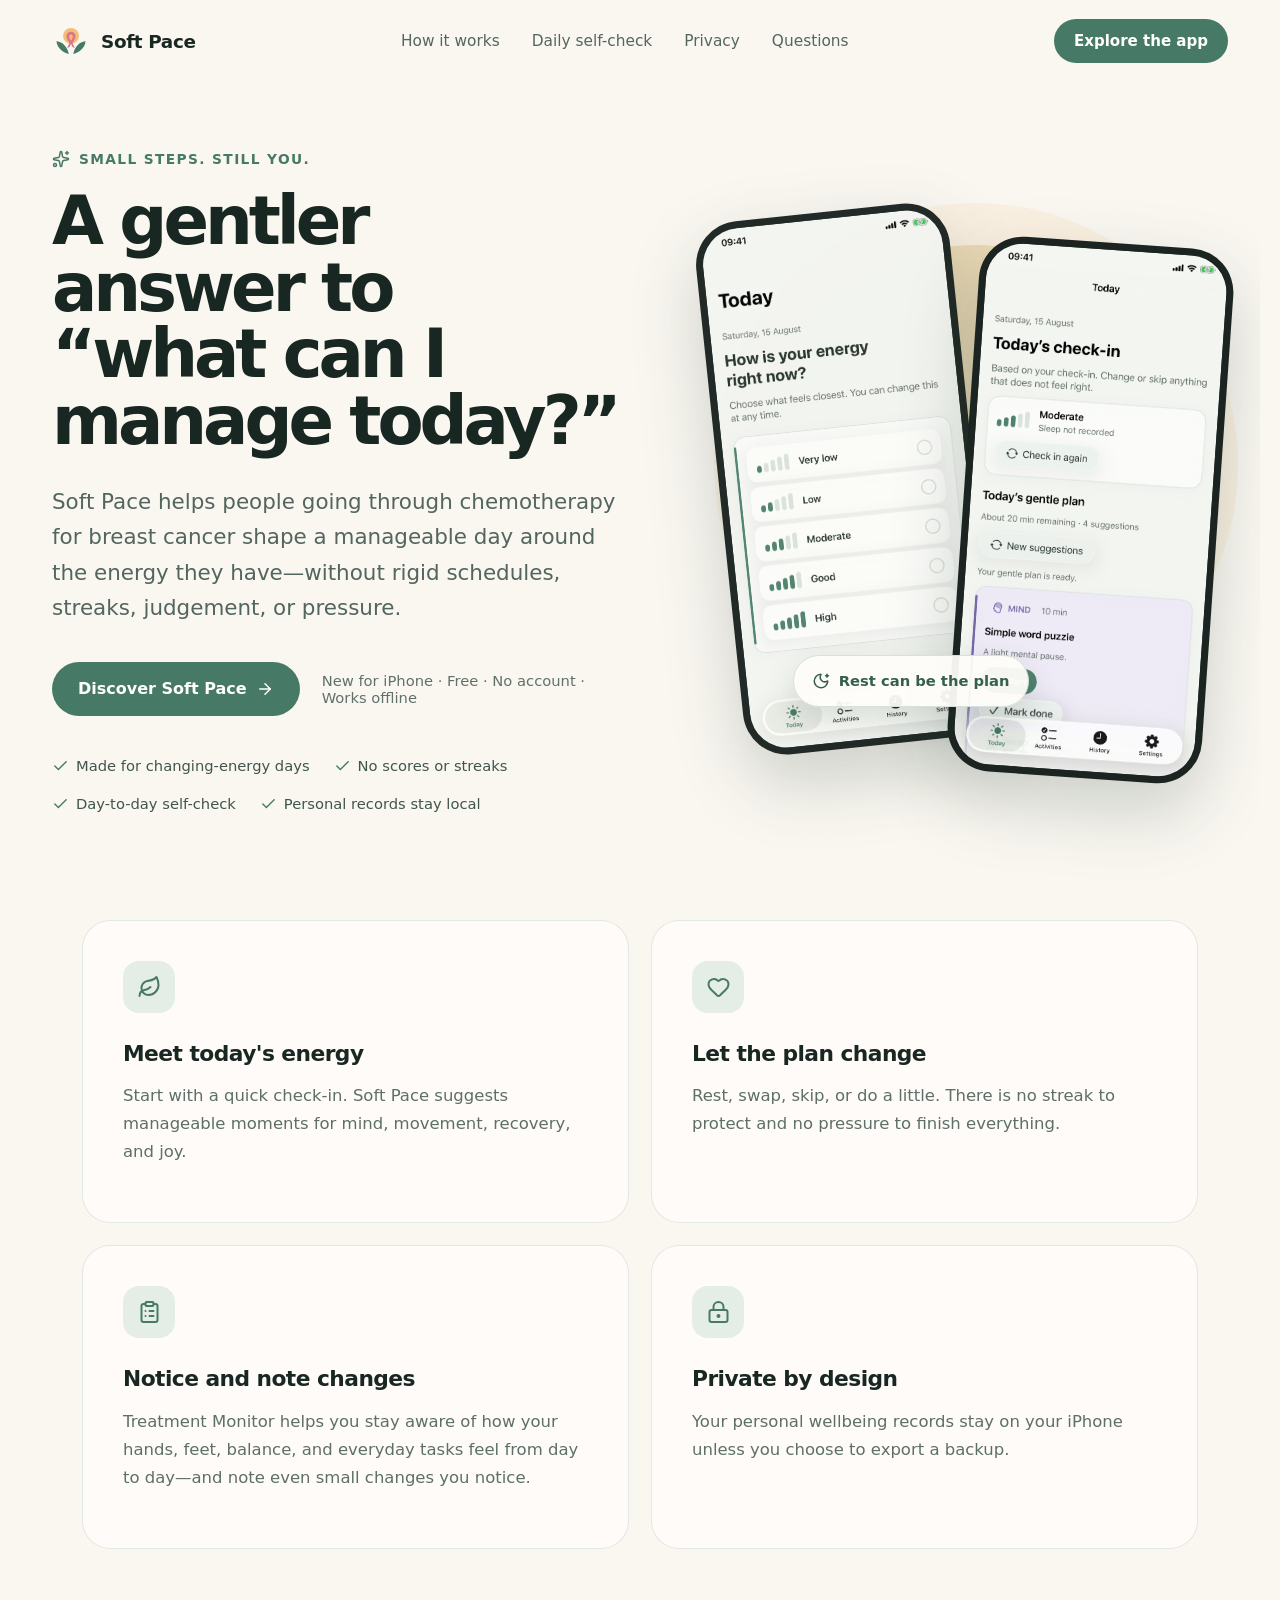
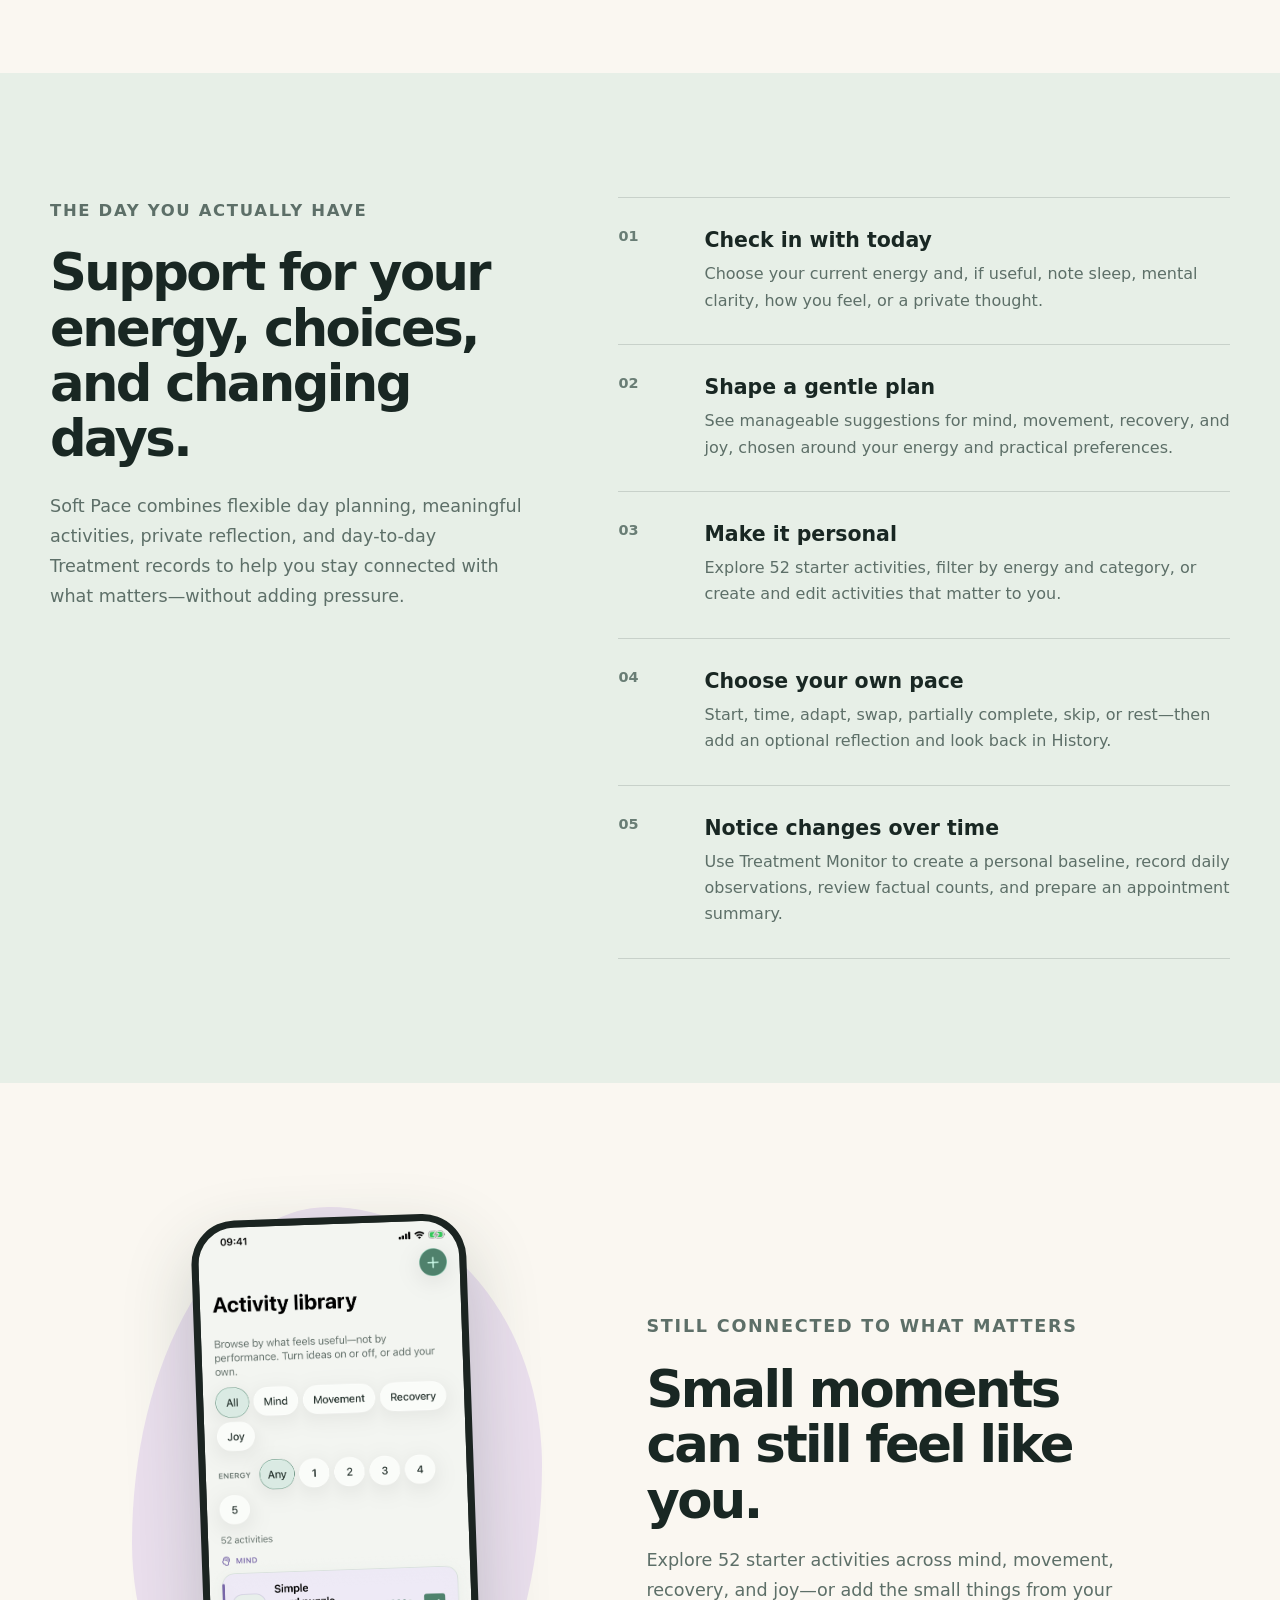
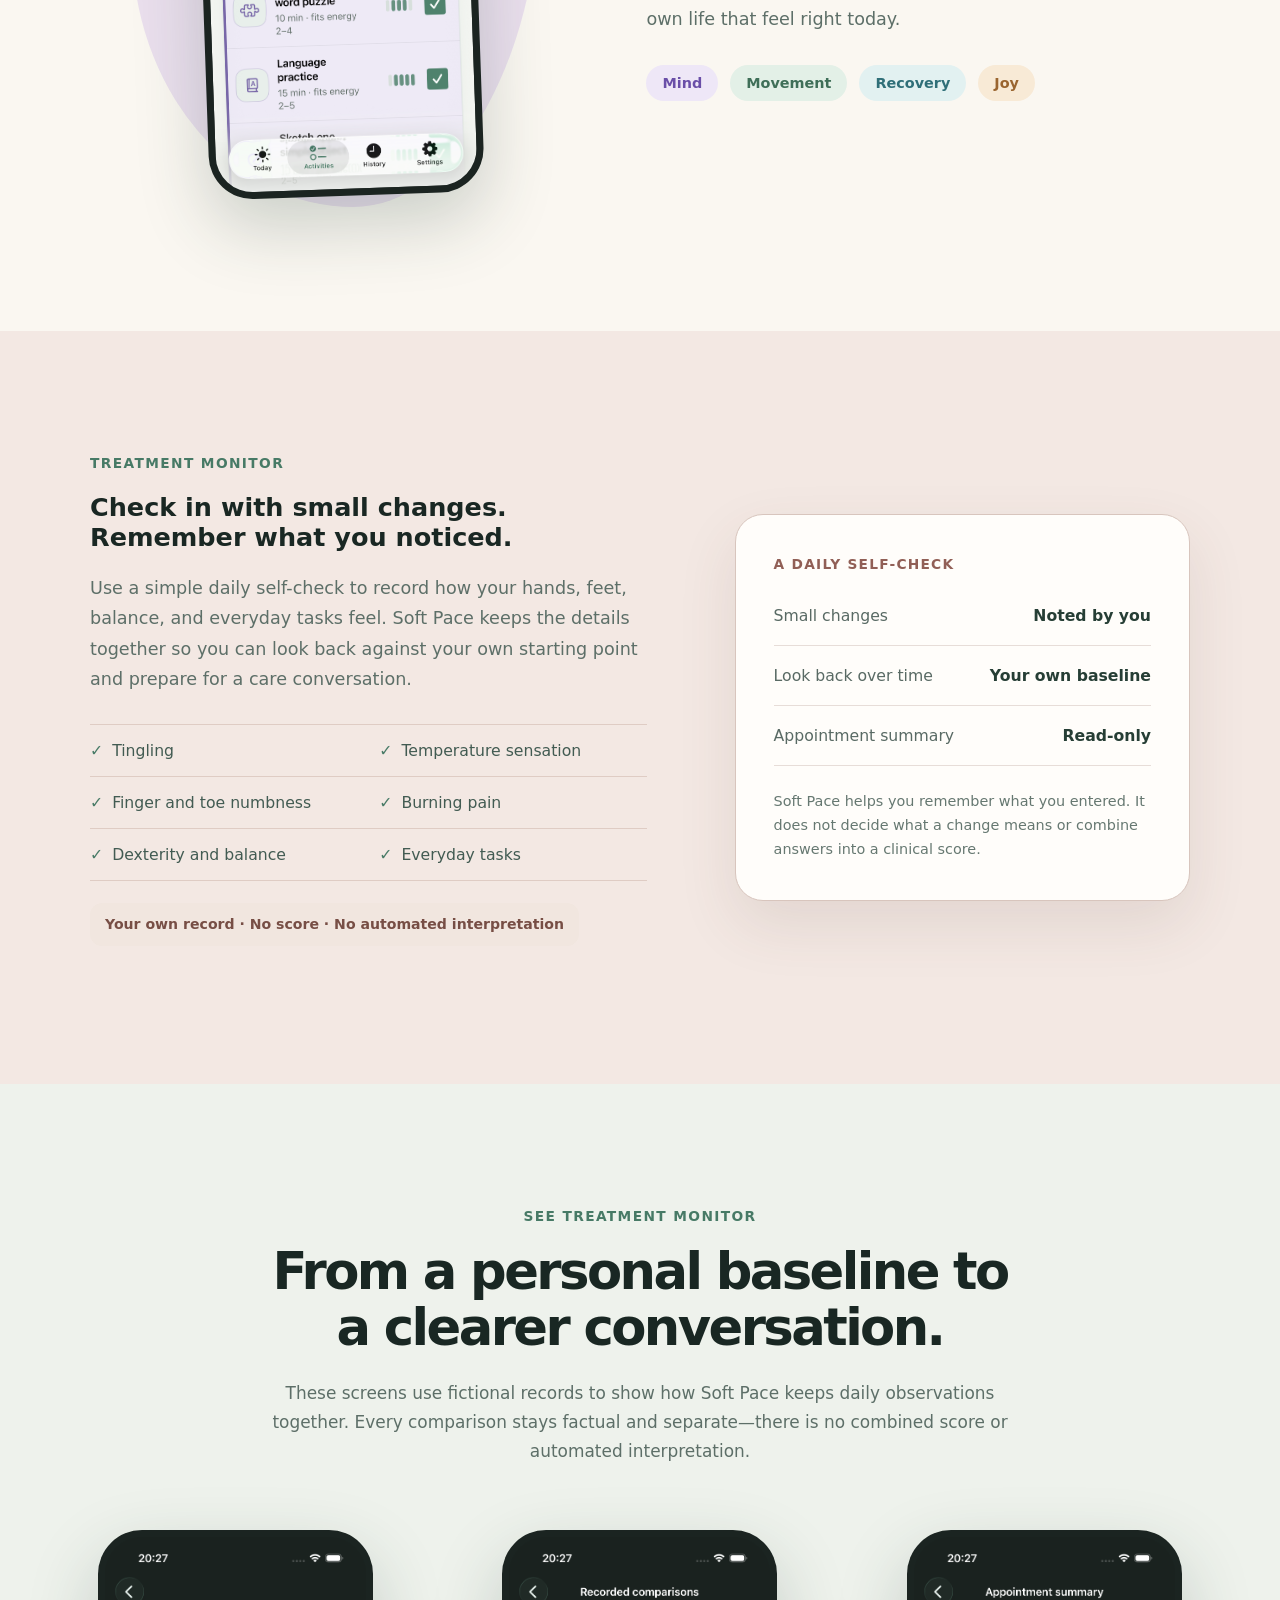
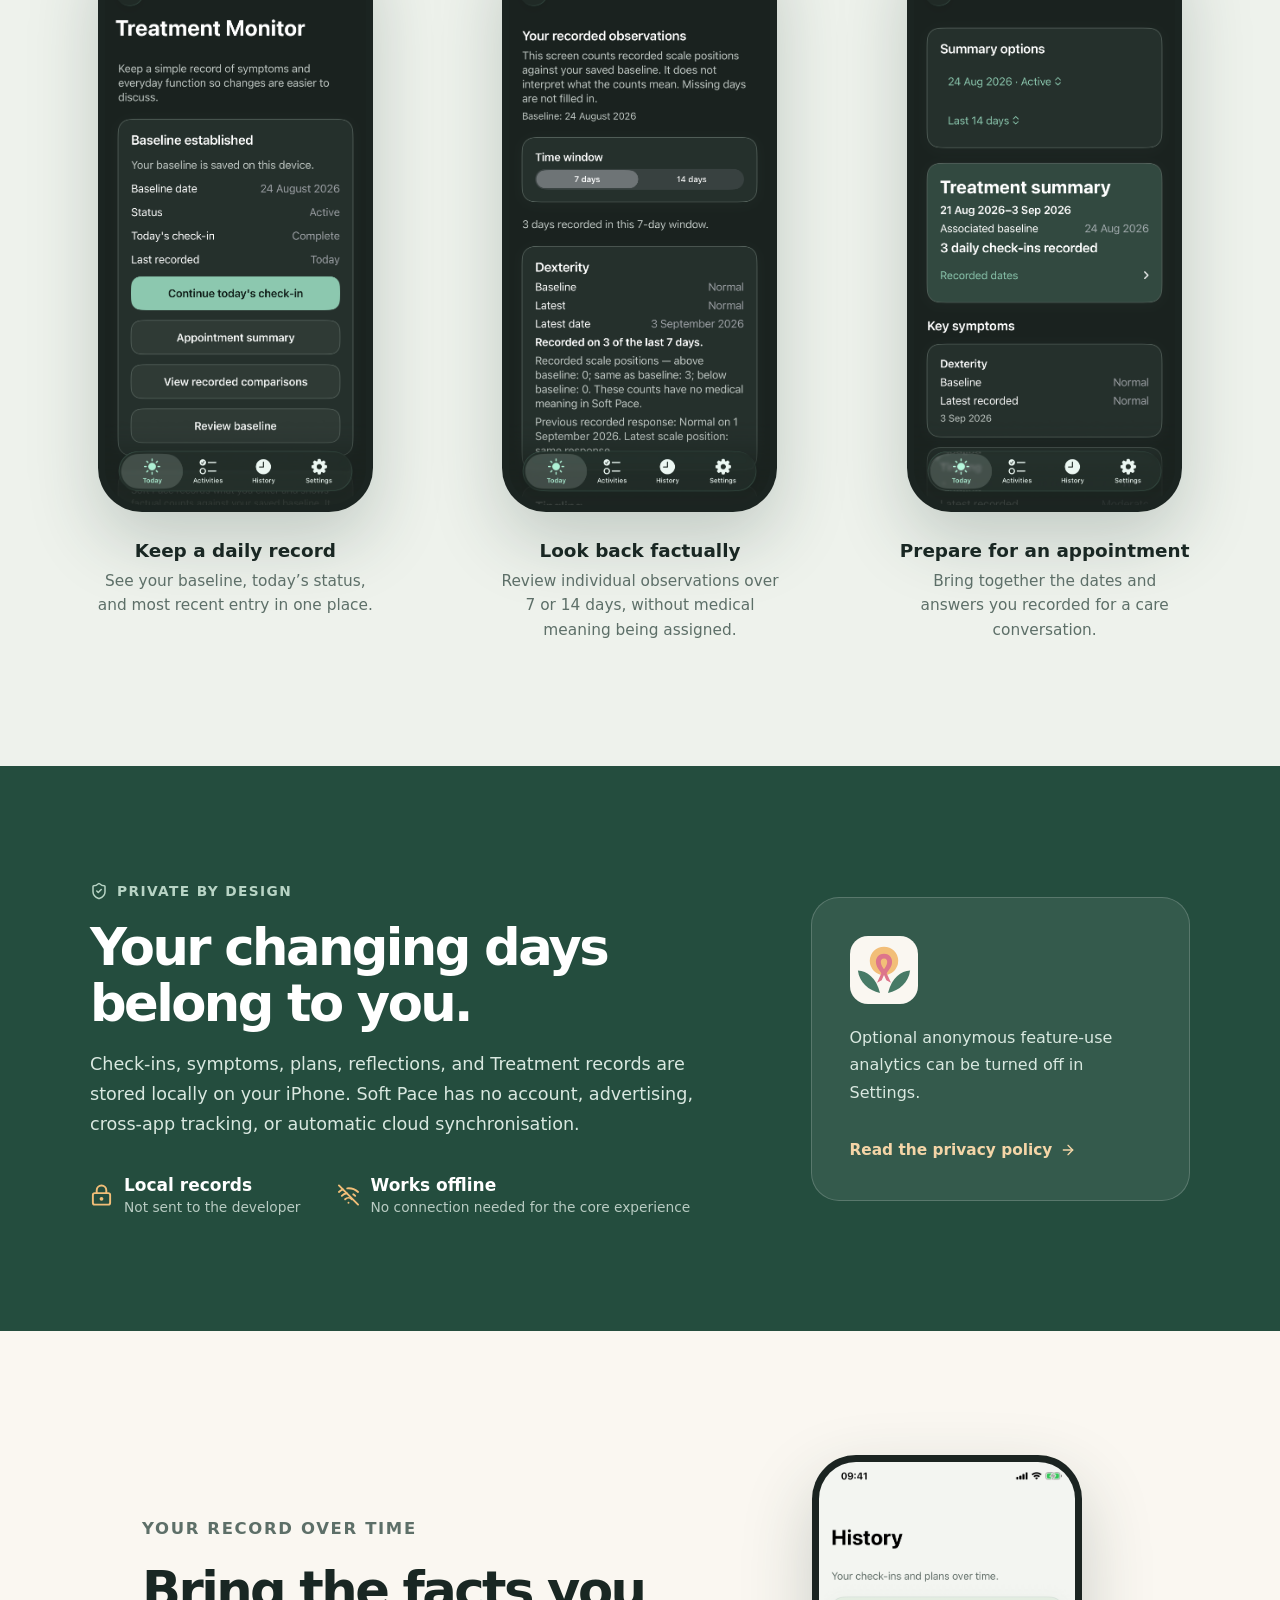
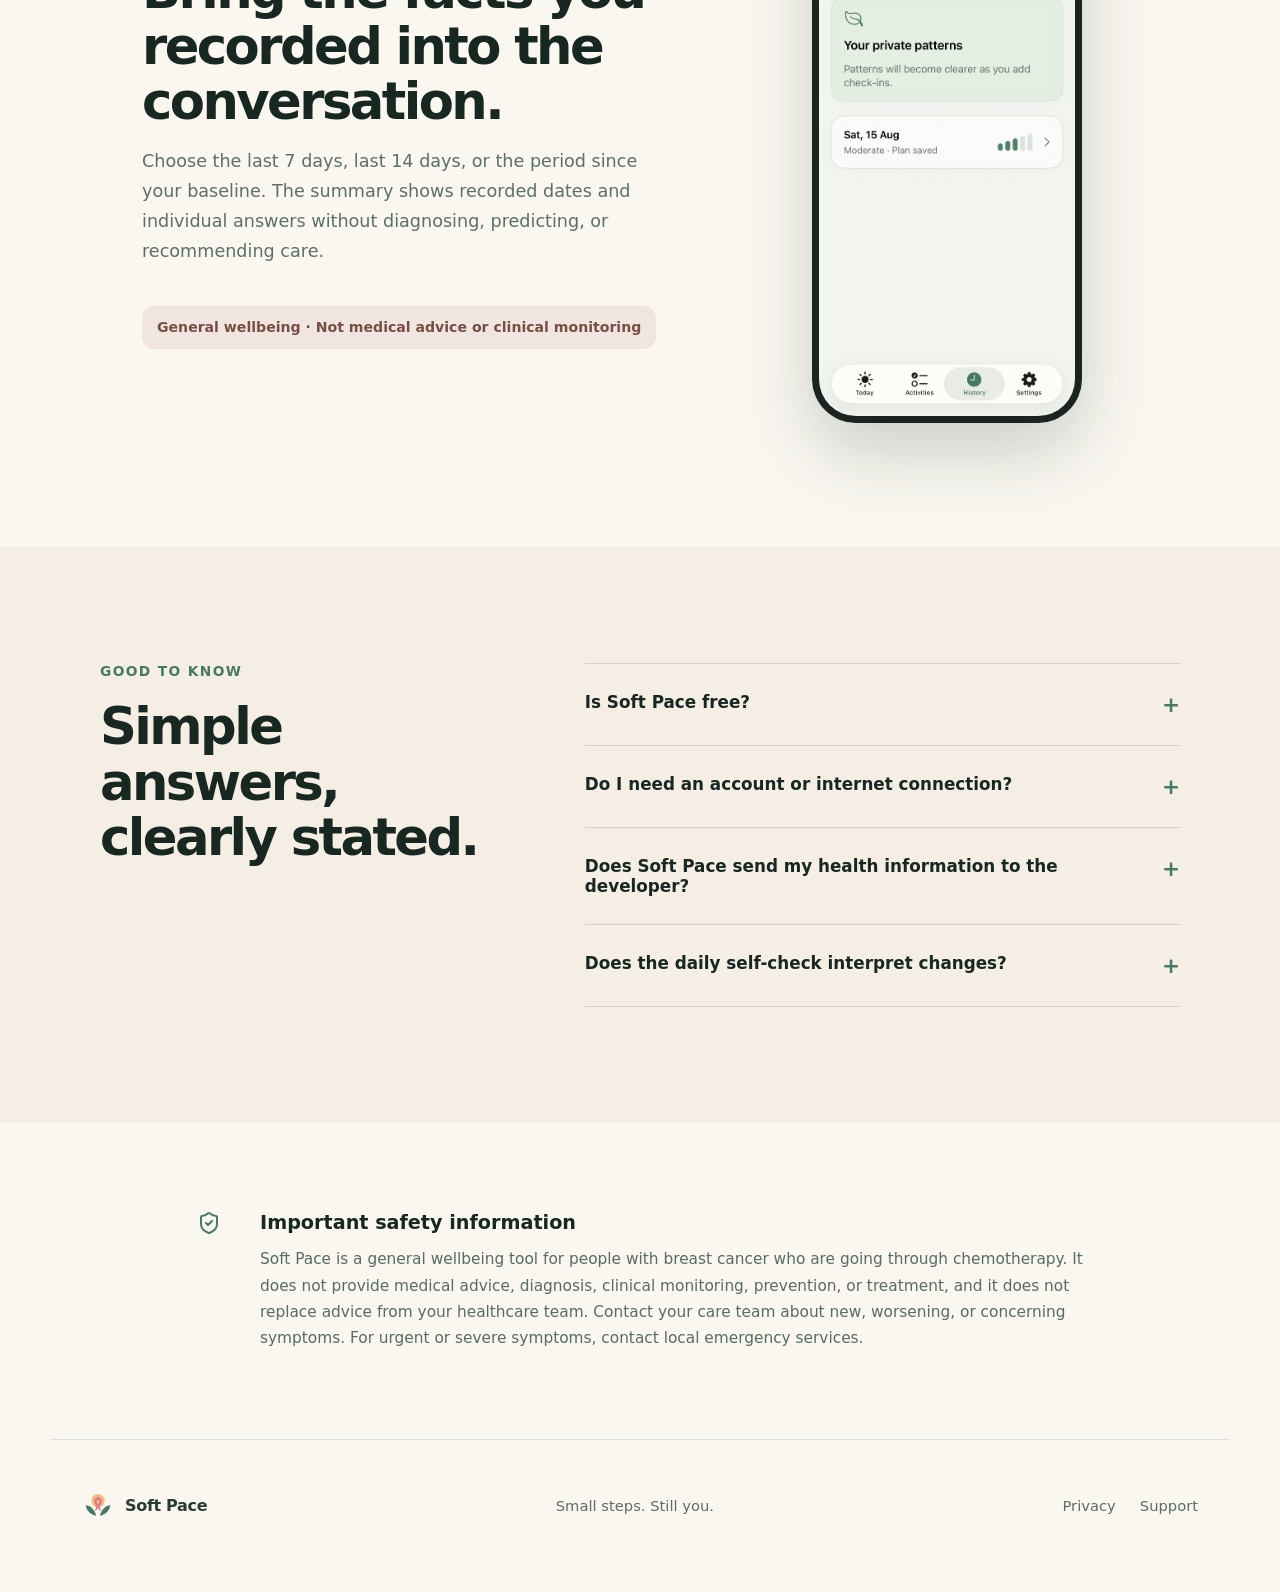
<file: soft-pace/index.html>
<!DOCTYPE html><html lang="en"><head><meta charSet="utf-8"/><meta name="viewport" content="width=device-width, initial-scale=1"/><link rel="preload" href="./brand/soft-pace-icon.svg" as="image"/><link rel="preload" href="./screenshots/check-in.png" as="image"/><link rel="preload" href="./screenshots/gentle-plan.png" as="image"/><link rel="preload" href="./screenshots/activities.png" as="image"/><link rel="preload" href="./screenshots/treatment-overview.png" as="image"/><link rel="preload" href="./screenshots/treatment-comparisons.png" as="image"/><link rel="preload" href="./screenshots/treatment-summary.png" as="image"/><link rel="preload" href="./screenshots/history.png" as="image"/><link rel="stylesheet" href="./styles.css"/><title>Soft Pace — Gentle support through chemotherapy</title><meta name="description" content="A free, private iPhone wellbeing companion for people going through chemotherapy for breast cancer."/>
</head><body><main><nav class="site-nav" aria-label="Primary navigation"><a class="brand" href="#top" aria-label="Soft Pace home"><img src="./brand/soft-pace-icon.svg" alt=""/><span>Soft Pace</span></a><div class="nav-links"><a href="#how">How it works</a><a href="#neuropathy">Daily self-check</a><a href="#privacy">Privacy</a><a href="#questions">Questions</a></div><a class="nav-cta" href="#how">Explore the app</a></nav><section class="hero" id="top"><div class="hero-copy"><p class="eyebrow"><svg xmlns="http://www.w3.org/2000/svg" width="24" height="24" viewBox="0 0 24 24" fill="none" stroke="currentColor" stroke-width="2" stroke-linecap="round" stroke-linejoin="round" class="lucide lucide-sparkles" aria-hidden="true"><path d="M11.017 2.814a1 1 0 0 1 1.966 0l1.051 5.558a2 2 0 0 0 1.594 1.594l5.558 1.051a1 1 0 0 1 0 1.966l-5.558 1.051a2 2 0 0 0-1.594 1.594l-1.051 5.558a1 1 0 0 1-1.966 0l-1.051-5.558a2 2 0 0 0-1.594-1.594l-5.558-1.051a1 1 0 0 1 0-1.966l5.558-1.051a2 2 0 0 0 1.594-1.594z"></path><path d="M20 2v4"></path><path d="M22 4h-4"></path><circle cx="4" cy="20" r="2"></circle></svg> Small steps. Still you.</p><h1>A gentler answer to<br/>“what can I manage today?”</h1><p class="lede">Soft Pace helps people going through chemotherapy for breast cancer shape a manageable day around the energy they have—without rigid schedules, streaks, judgement, or pressure.</p><div class="hero-actions"><a class="hero-primary" href="#how">Discover Soft Pace <svg xmlns="http://www.w3.org/2000/svg" width="24" height="24" viewBox="0 0 24 24" fill="none" stroke="currentColor" stroke-width="2" stroke-linecap="round" stroke-linejoin="round" class="lucide lucide-arrow-right" aria-hidden="true"><path d="M5 12h14"></path><path d="m12 5 7 7-7 7"></path></svg></a><span>New for iPhone · Free · No account · Works offline</span></div><ul class="trust-list" aria-label="Product principles"><li><svg xmlns="http://www.w3.org/2000/svg" width="24" height="24" viewBox="0 0 24 24" fill="none" stroke="currentColor" stroke-width="2" stroke-linecap="round" stroke-linejoin="round" class="lucide lucide-check" aria-hidden="true"><path d="M20 6 9 17l-5-5"></path></svg> Made for changing-energy days</li><li><svg xmlns="http://www.w3.org/2000/svg" width="24" height="24" viewBox="0 0 24 24" fill="none" stroke="currentColor" stroke-width="2" stroke-linecap="round" stroke-linejoin="round" class="lucide lucide-check" aria-hidden="true"><path d="M20 6 9 17l-5-5"></path></svg> No scores or streaks</li><li><svg xmlns="http://www.w3.org/2000/svg" width="24" height="24" viewBox="0 0 24 24" fill="none" stroke="currentColor" stroke-width="2" stroke-linecap="round" stroke-linejoin="round" class="lucide lucide-check" aria-hidden="true"><path d="M20 6 9 17l-5-5"></path></svg> Day-to-day self-check</li><li><svg xmlns="http://www.w3.org/2000/svg" width="24" height="24" viewBox="0 0 24 24" fill="none" stroke="currentColor" stroke-width="2" stroke-linecap="round" stroke-linejoin="round" class="lucide lucide-check" aria-hidden="true"><path d="M20 6 9 17l-5-5"></path></svg> Personal records stay local</li></ul></div><div class="hero-visual" aria-label="Soft Pace app preview"><div class="sun" aria-hidden="true"></div><div class="phone-frame phone-back"><img src="./screenshots/check-in.png" alt="Soft Pace energy check-in screen"/></div><div class="phone-frame phone-front"><img src="./screenshots/gentle-plan.png" alt="Soft Pace gentle plan screen"/></div><div class="floating-note"><svg xmlns="http://www.w3.org/2000/svg" width="24" height="24" viewBox="0 0 24 24" fill="none" stroke="currentColor" stroke-width="2" stroke-linecap="round" stroke-linejoin="round" class="lucide lucide-moon-star" aria-hidden="true"><path d="M18 5h4"></path><path d="M20 3v4"></path><path d="M20.985 12.486a9 9 0 1 1-9.473-9.472c.405-.022.617.46.402.803a6 6 0 0 0 8.268 8.268c.344-.215.825-.004.803.401"></path></svg> Rest can be the plan</div></div></section><section class="benefit-grid" aria-label="Benefits"><article><span class="icon-chip"><svg xmlns="http://www.w3.org/2000/svg" width="24" height="24" viewBox="0 0 24 24" fill="none" stroke="currentColor" stroke-width="2" stroke-linecap="round" stroke-linejoin="round" class="lucide lucide-leaf" aria-hidden="true"><path d="M11 20A7 7 0 0 1 9.8 6.1C15.5 5 17 4.48 19 2c1 2 2 4.18 2 8 0 5.5-4.78 10-10 10Z"></path><path d="M2 21c0-3 1.85-5.36 5.08-6C9.5 14.52 12 13 13 12"></path></svg></span><h2>Meet today&#x27;s energy</h2><p>Start with a quick check-in. Soft Pace suggests manageable moments for mind, movement, recovery, and joy.</p></article><article><span class="icon-chip"><svg xmlns="http://www.w3.org/2000/svg" width="24" height="24" viewBox="0 0 24 24" fill="none" stroke="currentColor" stroke-width="2" stroke-linecap="round" stroke-linejoin="round" class="lucide lucide-heart" aria-hidden="true"><path d="M2 9.5a5.5 5.5 0 0 1 9.591-3.676.56.56 0 0 0 .818 0A5.49 5.49 0 0 1 22 9.5c0 2.29-1.5 4-3 5.5l-5.492 5.313a2 2 0 0 1-3 .019L5 15c-1.5-1.5-3-3.2-3-5.5"></path></svg></span><h2>Let the plan change</h2><p>Rest, swap, skip, or do a little. There is no streak to protect and no pressure to finish everything.</p></article><article><span class="icon-chip"><svg xmlns="http://www.w3.org/2000/svg" width="24" height="24" viewBox="0 0 24 24" fill="none" stroke="currentColor" stroke-width="2" stroke-linecap="round" stroke-linejoin="round" class="lucide lucide-clipboard-list" aria-hidden="true"><rect width="8" height="4" x="8" y="2" rx="1" ry="1"></rect><path d="M16 4h2a2 2 0 0 1 2 2v14a2 2 0 0 1-2 2H6a2 2 0 0 1-2-2V6a2 2 0 0 1 2-2h2"></path><path d="M12 11h4"></path><path d="M12 16h4"></path><path d="M8 11h.01"></path><path d="M8 16h.01"></path></svg></span><h2>Notice and note changes</h2><p>Treatment Monitor helps you stay aware of how your hands, feet, balance, and everyday tasks feel from day to day—and note even small changes you notice.</p></article><article><span class="icon-chip"><svg xmlns="http://www.w3.org/2000/svg" width="24" height="24" viewBox="0 0 24 24" fill="none" stroke="currentColor" stroke-width="2" stroke-linecap="round" stroke-linejoin="round" class="lucide lucide-lock-keyhole" aria-hidden="true"><circle cx="12" cy="16" r="1"></circle><rect x="3" y="10" width="18" height="12" rx="2"></rect><path d="M7 10V7a5 5 0 0 1 10 0v3"></path></svg></span><h2>Private by design</h2><p>Your personal wellbeing records stay on your iPhone unless you choose to export a backup.</p></article></section><section class="story-section" id="how"><div class="section-heading"><p class="eyebrow">The day you actually have</p><h2>Support for your energy, choices, and changing days.</h2><p>Soft Pace combines flexible day planning, meaningful activities, private reflection, and day-to-day Treatment records to help you stay connected with what matters—without adding pressure.</p></div><div class="steps"><article><span>01</span><div><h3>Check in with today</h3><p>Choose your current energy and, if useful, note sleep, mental clarity, how you feel, or a private thought.</p></div></article><article><span>02</span><div><h3>Shape a gentle plan</h3><p>See manageable suggestions for mind, movement, recovery, and joy, chosen around your energy and practical preferences.</p></div></article><article><span>03</span><div><h3>Make it personal</h3><p>Explore 52 starter activities, filter by energy and category, or create and edit activities that matter to you.</p></div></article><article><span>04</span><div><h3>Choose your own pace</h3><p>Start, time, adapt, swap, partially complete, skip, or rest—then add an optional reflection and look back in History.</p></div></article><article><span>05</span><div><h3>Notice changes over time</h3><p>Use Treatment Monitor to create a personal baseline, record daily observations, review factual counts, and prepare an appointment summary.</p></div></article></div></section><section class="library-section"><div class="library-visual"><div class="phone-frame "><img src="./screenshots/activities.png" alt="Soft Pace activity library with mind, movement, recovery, and joy categories"/></div></div><div class="library-copy"><p class="eyebrow">Still connected to what matters</p><h2>Small moments can still feel like you.</h2><p>Explore 52 starter activities across mind, movement, recovery, and joy—or add the small things from your own life that feel right today.</p><div class="category-list"><span class="mind">Mind</span><span class="movement">Movement</span><span class="recovery">Recovery</span><span class="joy">Joy</span></div></div></section><section class="neuropathy-section" id="neuropathy"><div class="neuropathy-copy"><p class="eyebrow">Treatment Monitor</p><h2>Check in with small changes. Remember what you noticed.</h2><p class="neuropathy-lede">Use a simple daily self-check to record how your hands, feet, balance, and everyday tasks feel. Soft Pace keeps the details together so you can look back against your own starting point and prepare for a care conversation.</p><ul class="record-list"><li><span>Tingling</span><span>Temperature sensation</span></li><li><span>Finger and toe numbness</span><span>Burning pain</span></li><li><span>Dexterity and balance</span><span>Everyday tasks</span></li></ul><p class="boundary">Your own record · No score · No automated interpretation</p></div><div class="record-card" aria-label="How Treatment Monitor works"><span class="record-label">A daily self-check</span><div class="record-line"><span>Small changes</span><strong>Noted by you</strong></div><div class="record-line"><span>Look back over time</span><strong>Your own baseline</strong></div><div class="record-line"><span>Appointment summary</span><strong>Read-only</strong></div><small>Soft Pace helps you remember what you entered. It does not decide what a change means or combine answers into a clinical score.</small></div></section><section class="treatment-gallery" aria-labelledby="treatment-gallery-title"><div class="gallery-heading"><p class="eyebrow">See Treatment Monitor</p><h2 id="treatment-gallery-title">From a personal baseline to a clearer conversation.</h2><p>These screens use fictional records to show how Soft Pace keeps daily observations together. Every comparison stays factual and separate—there is no combined score or automated interpretation.</p></div><div class="gallery-phones"><figure><div class="phone-frame "><img src="./screenshots/treatment-overview.png" alt="Treatment Monitor overview showing an established personal baseline and today&#x27;s completed check-in"/></div><figcaption><strong>Keep a daily record</strong><span>See your baseline, today’s status, and most recent entry in one place.</span></figcaption></figure><figure><div class="phone-frame "><img src="./screenshots/treatment-comparisons.png" alt="Recorded comparisons showing factual seven-day counts against a saved baseline"/></div><figcaption><strong>Look back factually</strong><span>Review individual observations over 7 or 14 days, without medical meaning being assigned.</span></figcaption></figure><figure><div class="phone-frame "><img src="./screenshots/treatment-summary.png" alt="Appointment summary showing recorded dates and individual Treatment observations"/></div><figcaption><strong>Prepare for an appointment</strong><span>Bring together the dates and answers you recorded for a care conversation.</span></figcaption></figure></div></section><section class="privacy-section" id="privacy"><div><p class="eyebrow light"><svg xmlns="http://www.w3.org/2000/svg" width="24" height="24" viewBox="0 0 24 24" fill="none" stroke="currentColor" stroke-width="2" stroke-linecap="round" stroke-linejoin="round" class="lucide lucide-shield-check" aria-hidden="true"><path d="M20 13c0 5-3.5 7.5-7.66 8.95a1 1 0 0 1-.67-.01C7.5 20.5 4 18 4 13V6a1 1 0 0 1 1-1c2 0 4.5-1.2 6.24-2.72a1.17 1.17 0 0 1 1.52 0C14.51 3.81 17 5 19 5a1 1 0 0 1 1 1z"></path><path d="m9 12 2 2 4-4"></path></svg> Private by design</p><h2>Your changing days belong to you.</h2><p class="privacy-lede">Check-ins, symptoms, plans, reflections, and Treatment records are stored locally on your iPhone. Soft Pace has no account, advertising, cross-app tracking, or automatic cloud synchronisation.</p><div class="privacy-points"><span><svg xmlns="http://www.w3.org/2000/svg" width="24" height="24" viewBox="0 0 24 24" fill="none" stroke="currentColor" stroke-width="2" stroke-linecap="round" stroke-linejoin="round" class="lucide lucide-lock-keyhole" aria-hidden="true"><circle cx="12" cy="16" r="1"></circle><rect x="3" y="10" width="18" height="12" rx="2"></rect><path d="M7 10V7a5 5 0 0 1 10 0v3"></path></svg><strong>Local records</strong><small>Not sent to the developer</small></span><span><svg xmlns="http://www.w3.org/2000/svg" width="24" height="24" viewBox="0 0 24 24" fill="none" stroke="currentColor" stroke-width="2" stroke-linecap="round" stroke-linejoin="round" class="lucide lucide-wifi-off" aria-hidden="true"><path d="M12 20h.01"></path><path d="M8.5 16.429a5 5 0 0 1 7 0"></path><path d="M5 12.859a10 10 0 0 1 5.17-2.69"></path><path d="M19 12.859a10 10 0 0 0-2.007-1.523"></path><path d="M2 8.82a15 15 0 0 1 4.177-2.643"></path><path d="M22 8.82a15 15 0 0 0-11.288-3.764"></path><path d="m2 2 20 20"></path></svg><strong>Works offline</strong><small>No connection needed for the core experience</small></span></div></div><div class="privacy-card"><img src="./brand/soft-pace-icon.svg" alt=""/><p>Optional anonymous feature-use analytics can be turned off in Settings.</p><a href="https://noodlenoodle.github.io/landing-pages/privacy/">Read the privacy policy <svg xmlns="http://www.w3.org/2000/svg" width="24" height="24" viewBox="0 0 24 24" fill="none" stroke="currentColor" stroke-width="2" stroke-linecap="round" stroke-linejoin="round" class="lucide lucide-arrow-right" aria-hidden="true"><path d="M5 12h14"></path><path d="m12 5 7 7-7 7"></path></svg></a></div></section><section class="treatment-section"><div><p class="eyebrow">Your record over time</p><h2>Bring the facts you recorded into the conversation.</h2><p>Choose the last 7 days, last 14 days, or the period since your baseline. The summary shows recorded dates and individual answers without diagnosing, predicting, or recommending care.</p><p class="boundary">General wellbeing · Not medical advice or clinical monitoring</p></div><div class="phone-frame "><img src="./screenshots/history.png" alt="Soft Pace private History screen"/></div></section><section class="faq-section" id="questions"><div class="section-heading"><p class="eyebrow">Good to know</p><h2>Simple answers, clearly stated.</h2></div><div class="faq-list"><details><summary>Is Soft Pace free?<span>+</span></summary><p>Yes. The complete app experience is free, with no subscription or locked core features.</p></details><details><summary>Do I need an account or internet connection?<span>+</span></summary><p>No account is required. The complete experience works offline; only optional anonymous analytics need a connection.</p></details><details><summary>Does Soft Pace send my health information to the developer?<span>+</span></summary><p>No. Check-in answers, symptoms, notes, reflections, and Treatment records are not sent to the developer.</p></details><details><summary>Does the daily self-check interpret changes?<span>+</span></summary><p>No. Soft Pace helps you record and remember the individual answers you enter. It shows factual counts against your own baseline, without a diagnosis, alert, or care recommendation.</p></details></div></section><section class="safety-section"><svg xmlns="http://www.w3.org/2000/svg" width="24" height="24" viewBox="0 0 24 24" fill="none" stroke="currentColor" stroke-width="2" stroke-linecap="round" stroke-linejoin="round" class="lucide lucide-shield-check" aria-hidden="true"><path d="M20 13c0 5-3.5 7.5-7.66 8.95a1 1 0 0 1-.67-.01C7.5 20.5 4 18 4 13V6a1 1 0 0 1 1-1c2 0 4.5-1.2 6.24-2.72a1.17 1.17 0 0 1 1.52 0C14.51 3.81 17 5 19 5a1 1 0 0 1 1 1z"></path><path d="m9 12 2 2 4-4"></path></svg><div><h2>Important safety information</h2><p>Soft Pace is a general wellbeing tool for people with breast cancer who are going through chemotherapy. It does not provide medical advice, diagnosis, clinical monitoring, prevention, or treatment, and it does not replace advice from your healthcare team. Contact your care team about new, worsening, or concerning symptoms. For urgent or severe symptoms, contact local emergency services.</p></div></section><footer><div class="brand"><img src="./brand/soft-pace-icon.svg" alt=""/><span>Soft Pace</span></div><p>Small steps. Still you.</p><div><a href="https://noodlenoodle.github.io/landing-pages/privacy/">Privacy</a><a href="https://noodlenoodle.github.io/landing-pages/support/">Support</a></div></footer></main></body></html>
</file>
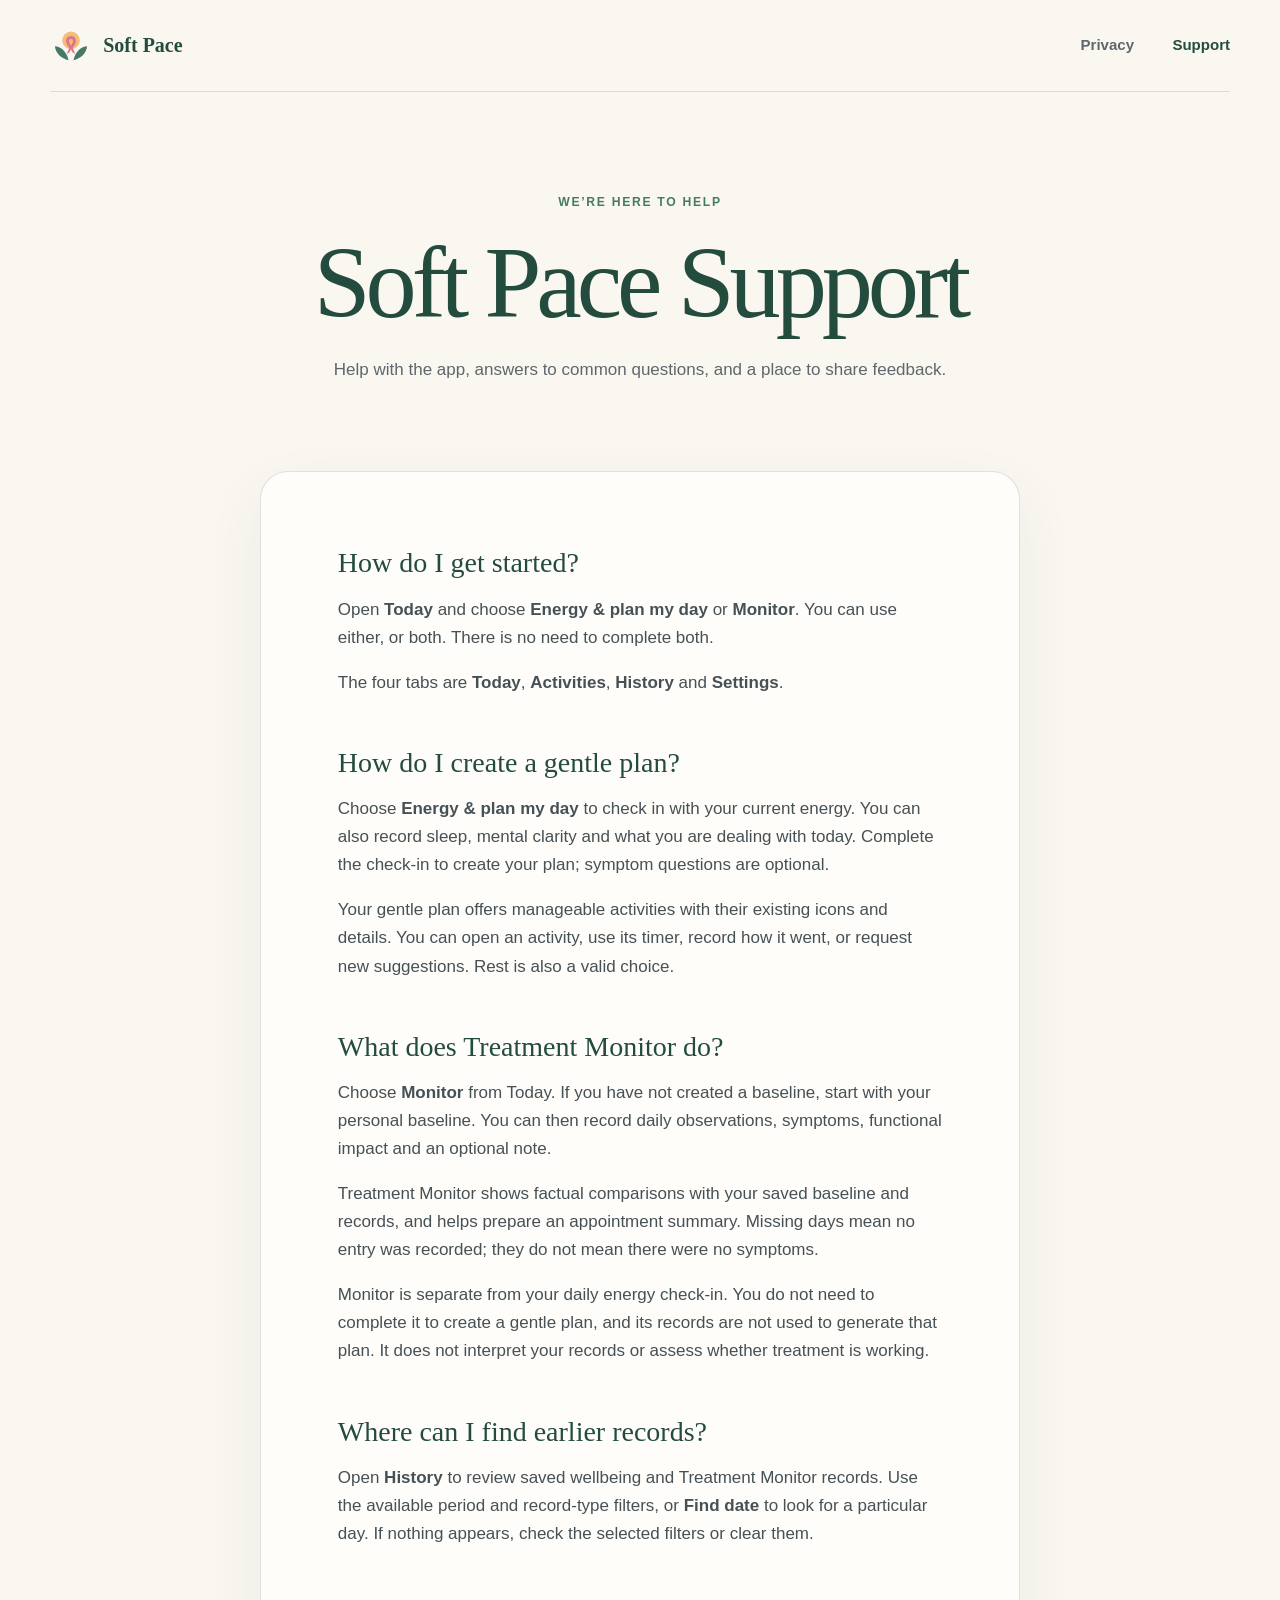
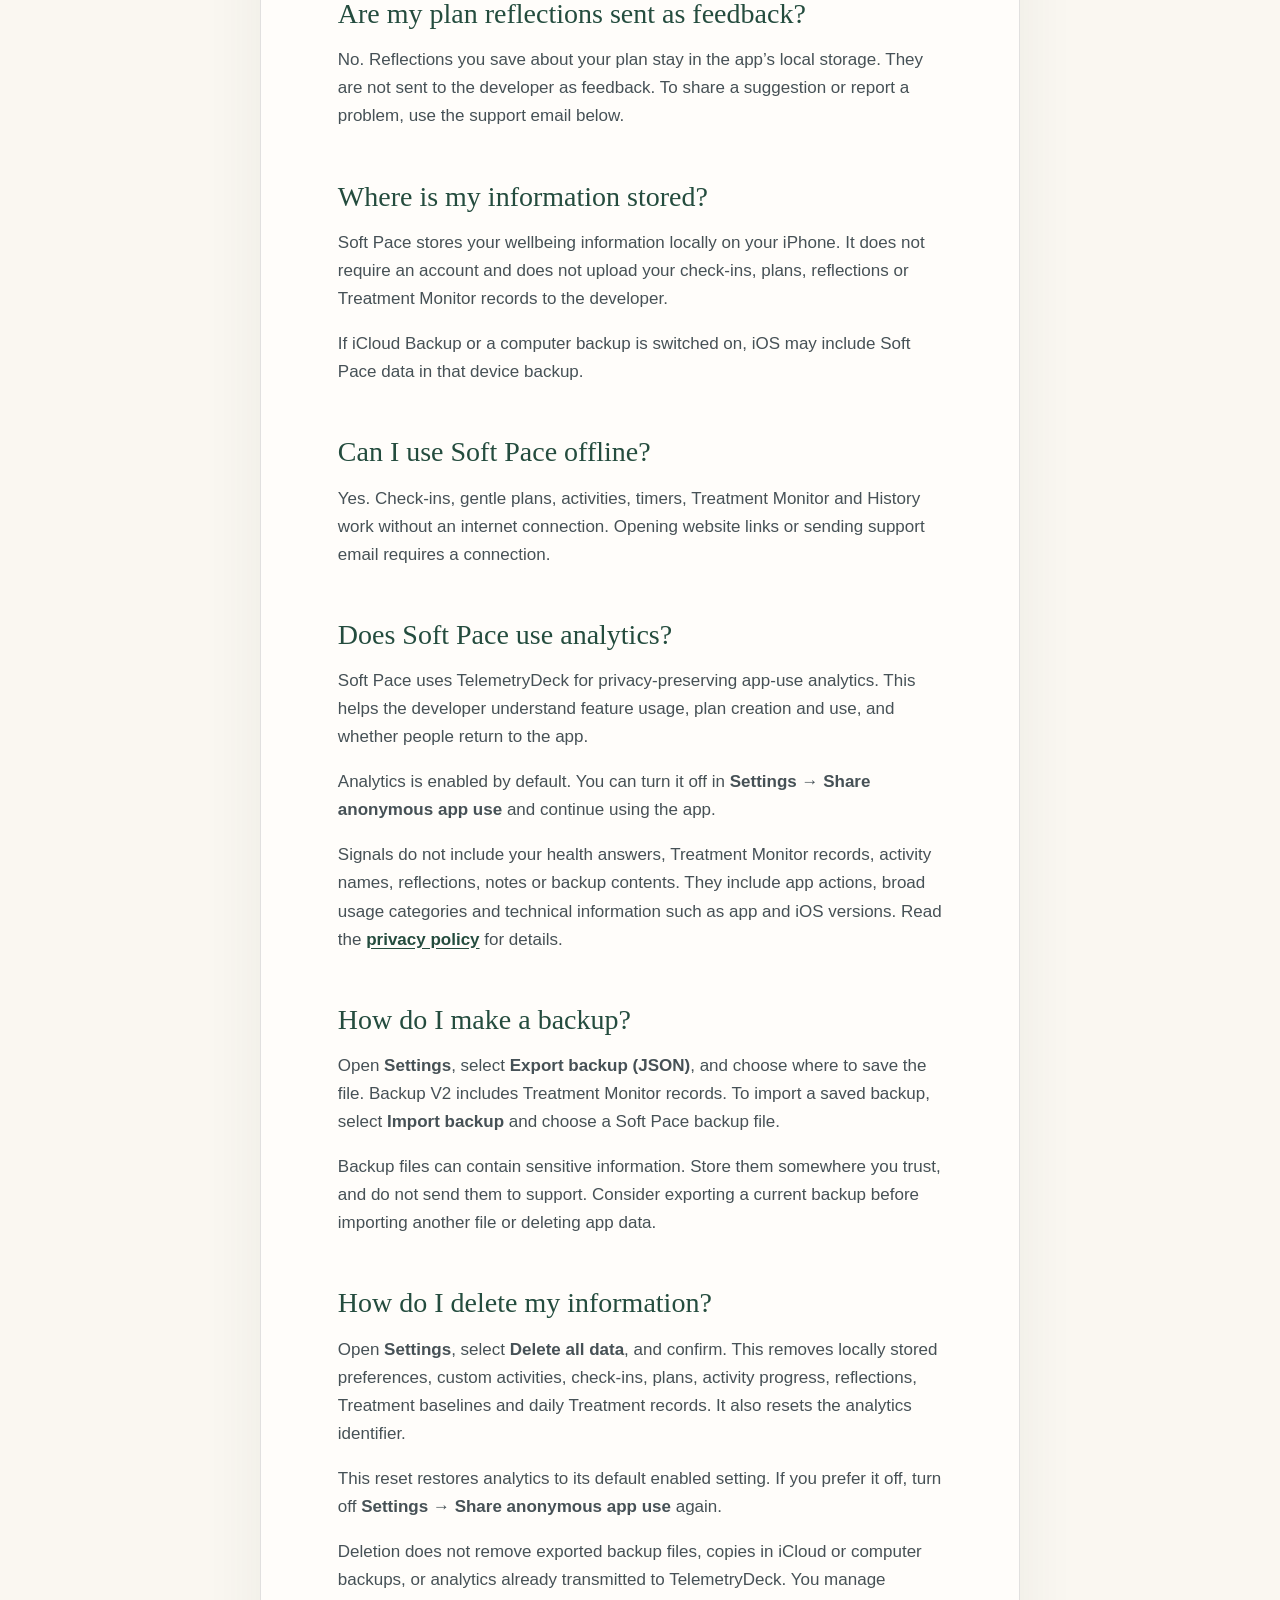
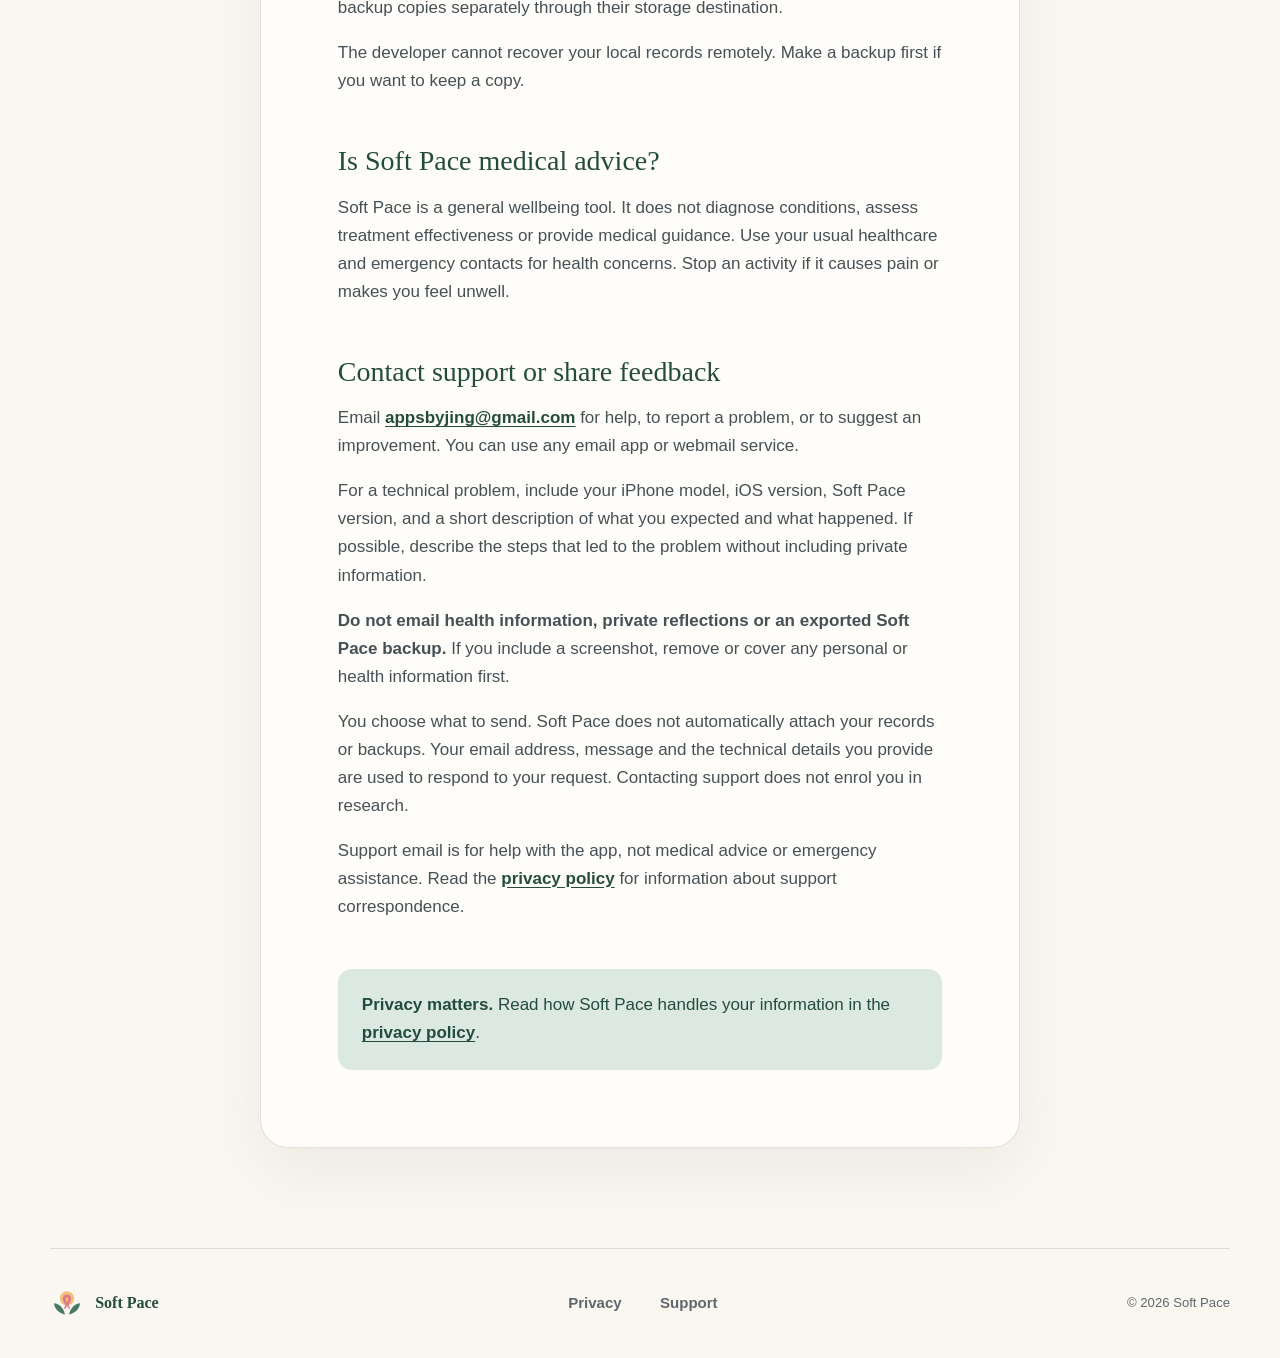
<file: support/index.html>
<!doctype html>
<html lang="en">
<head>
  <!-- Updated 21 September 2026: P0–P2 workflows, analytics and Support contact. -->
  <meta charset="utf-8">
  <meta name="viewport" content="width=device-width, initial-scale=1">
  <meta name="theme-color" content="#faf7f1">
  <meta name="description" content="Help and common questions for Soft Pace.">
  <title>Support — Soft Pace</title>
  <link rel="icon" href="../assets/icon.svg" type="image/svg+xml">
  <link rel="stylesheet" href="../assets/styles.css">
</head>
<body>
  <a class="skip-link" href="#main">Skip to content</a>
  <header class="site-header">
    <a class="brand" href="../" aria-label="Soft Pace home"><img src="../assets/icon.svg" alt="" width="42" height="42"><span>Soft Pace</span></a>
    <nav aria-label="Primary navigation"><a href="../privacy/">Privacy</a><a aria-current="page" href="./">Support</a></nav>
  </header>
  <main id="main" class="document-shell support-shell">
    <header class="document-header">
      <p class="eyebrow">We’re here to help</p>
      <h1>Soft Pace Support</h1>
      <p>Help with the app, answers to common questions, and a place to share feedback.</p>
    </header>
    <article class="document">
      <h2>How do I get started?</h2>
      <p>Open <strong>Today</strong> and choose <strong>Energy &amp; plan my day</strong> or <strong>Monitor</strong>. You can use either, or both. There is no need to complete both.</p>
      <p>The four tabs are <strong>Today</strong>, <strong>Activities</strong>, <strong>History</strong> and <strong>Settings</strong>.</p>
      <h2>How do I create a gentle plan?</h2>
      <p>Choose <strong>Energy &amp; plan my day</strong> to check in with your current energy. You can also record sleep, mental clarity and what you are dealing with today. Complete the check-in to create your plan; symptom questions are optional.</p>
      <p>Your gentle plan offers manageable activities with their existing icons and details. You can open an activity, use its timer, record how it went, or request new suggestions. Rest is also a valid choice.</p>
      <h2>What does Treatment Monitor do?</h2>
      <p>Choose <strong>Monitor</strong> from Today. If you have not created a baseline, start with your personal baseline. You can then record daily observations, symptoms, functional impact and an optional note.</p>
      <p>Treatment Monitor shows factual comparisons with your saved baseline and records, and helps prepare an appointment summary. Missing days mean no entry was recorded; they do not mean there were no symptoms.</p>
      <p>Monitor is separate from your daily energy check-in. You do not need to complete it to create a gentle plan, and its records are not used to generate that plan. It does not interpret your records or assess whether treatment is working.</p>
      <h2>Where can I find earlier records?</h2>
      <p>Open <strong>History</strong> to review saved wellbeing and Treatment Monitor records. Use the available period and record-type filters, or <strong>Find date</strong> to look for a particular day. If nothing appears, check the selected filters or clear them.</p>
      <h2>Are my plan reflections sent as feedback?</h2>
      <p>No. Reflections you save about your plan stay in the app’s local storage. They are not sent to the developer as feedback. To share a suggestion or report a problem, use the support email below.</p>
      <h2>Where is my information stored?</h2>
      <p>Soft Pace stores your wellbeing information locally on your iPhone. It does not require an account and does not upload your check-ins, plans, reflections or Treatment Monitor records to the developer.</p>
      <p>If iCloud Backup or a computer backup is switched on, iOS may include Soft Pace data in that device backup.</p>
      <h2>Can I use Soft Pace offline?</h2>
      <p>Yes. Check-ins, gentle plans, activities, timers, Treatment Monitor and History work without an internet connection. Opening website links or sending support email requires a connection.</p>
      <h2>Does Soft Pace use analytics?</h2>
      <p>Soft Pace uses TelemetryDeck for privacy-preserving app-use analytics. This helps the developer understand feature usage, plan creation and use, and whether people return to the app.</p>
      <p>Analytics is enabled by default. You can turn it off in <strong>Settings → Share anonymous app use</strong> and continue using the app.</p>
      <p>Signals do not include your health answers, Treatment Monitor records, activity names, reflections, notes or backup contents. They include app actions, broad usage categories and technical information such as app and iOS versions. Read the <a href="../privacy/">privacy policy</a> for details.</p>
      <h2>How do I make a backup?</h2>
      <p>Open <strong>Settings</strong>, select <strong>Export backup (JSON)</strong>, and choose where to save the file. Backup V2 includes Treatment Monitor records. To import a saved backup, select <strong>Import backup</strong> and choose a Soft Pace backup file.</p>
      <p>Backup files can contain sensitive information. Store them somewhere you trust, and do not send them to support. Consider exporting a current backup before importing another file or deleting app data.</p>
      <h2>How do I delete my information?</h2>
      <p>Open <strong>Settings</strong>, select <strong>Delete all data</strong>, and confirm. This removes locally stored preferences, custom activities, check-ins, plans, activity progress, reflections, Treatment baselines and daily Treatment records. It also resets the analytics identifier.</p>
      <p>This reset restores analytics to its default enabled setting. If you prefer it off, turn off <strong>Settings → Share anonymous app use</strong> again.</p>
      <p>Deletion does not remove exported backup files, copies in iCloud or computer backups, or analytics already transmitted to TelemetryDeck. You manage backup copies separately through their storage destination.</p>
      <p>The developer cannot recover your local records remotely. Make a backup first if you want to keep a copy.</p>
      <h2>Is Soft Pace medical advice?</h2>
      <p>Soft Pace is a general wellbeing tool. It does not diagnose conditions, assess treatment effectiveness or provide medical guidance. Use your usual healthcare and emergency contacts for health concerns. Stop an activity if it causes pain or makes you feel unwell.</p>
      <h2>Contact support or share feedback</h2>
      <p>Email <a href="mailto:appsbyjing@gmail.com">appsbyjing@gmail.com</a> for help, to report a problem, or to suggest an improvement. You can use any email app or webmail service.</p>
      <p>For a technical problem, include your iPhone model, iOS version, Soft Pace version, and a short description of what you expected and what happened. If possible, describe the steps that led to the problem without including private information.</p>
      <p><strong>Do not email health information, private reflections or an exported Soft Pace backup.</strong> If you include a screenshot, remove or cover any personal or health information first.</p>
      <p>You choose what to send. Soft Pace does not automatically attach your records or backups. Your email address, message and the technical details you provide are used to respond to your request. Contacting support does not enrol you in research.</p>
      <p>Support email is for help with the app, not medical advice or emergency assistance. Read the <a href="../privacy/">privacy policy</a> for information about support correspondence.</p>
      <div class="note"><strong>Privacy matters.</strong> Read how Soft Pace handles your information in the <a href="../privacy/">privacy policy</a>.</div>
    </article>
  </main>
  <footer><a class="brand footer-brand" href="../"><img src="../assets/icon.svg" alt="" width="34" height="34"><span>Soft Pace</span></a><div class="footer-links"><a href="../privacy/">Privacy</a><a href="./">Support</a></div><p>© 2026 Soft Pace</p></footer>
</body>
</html>
</file>
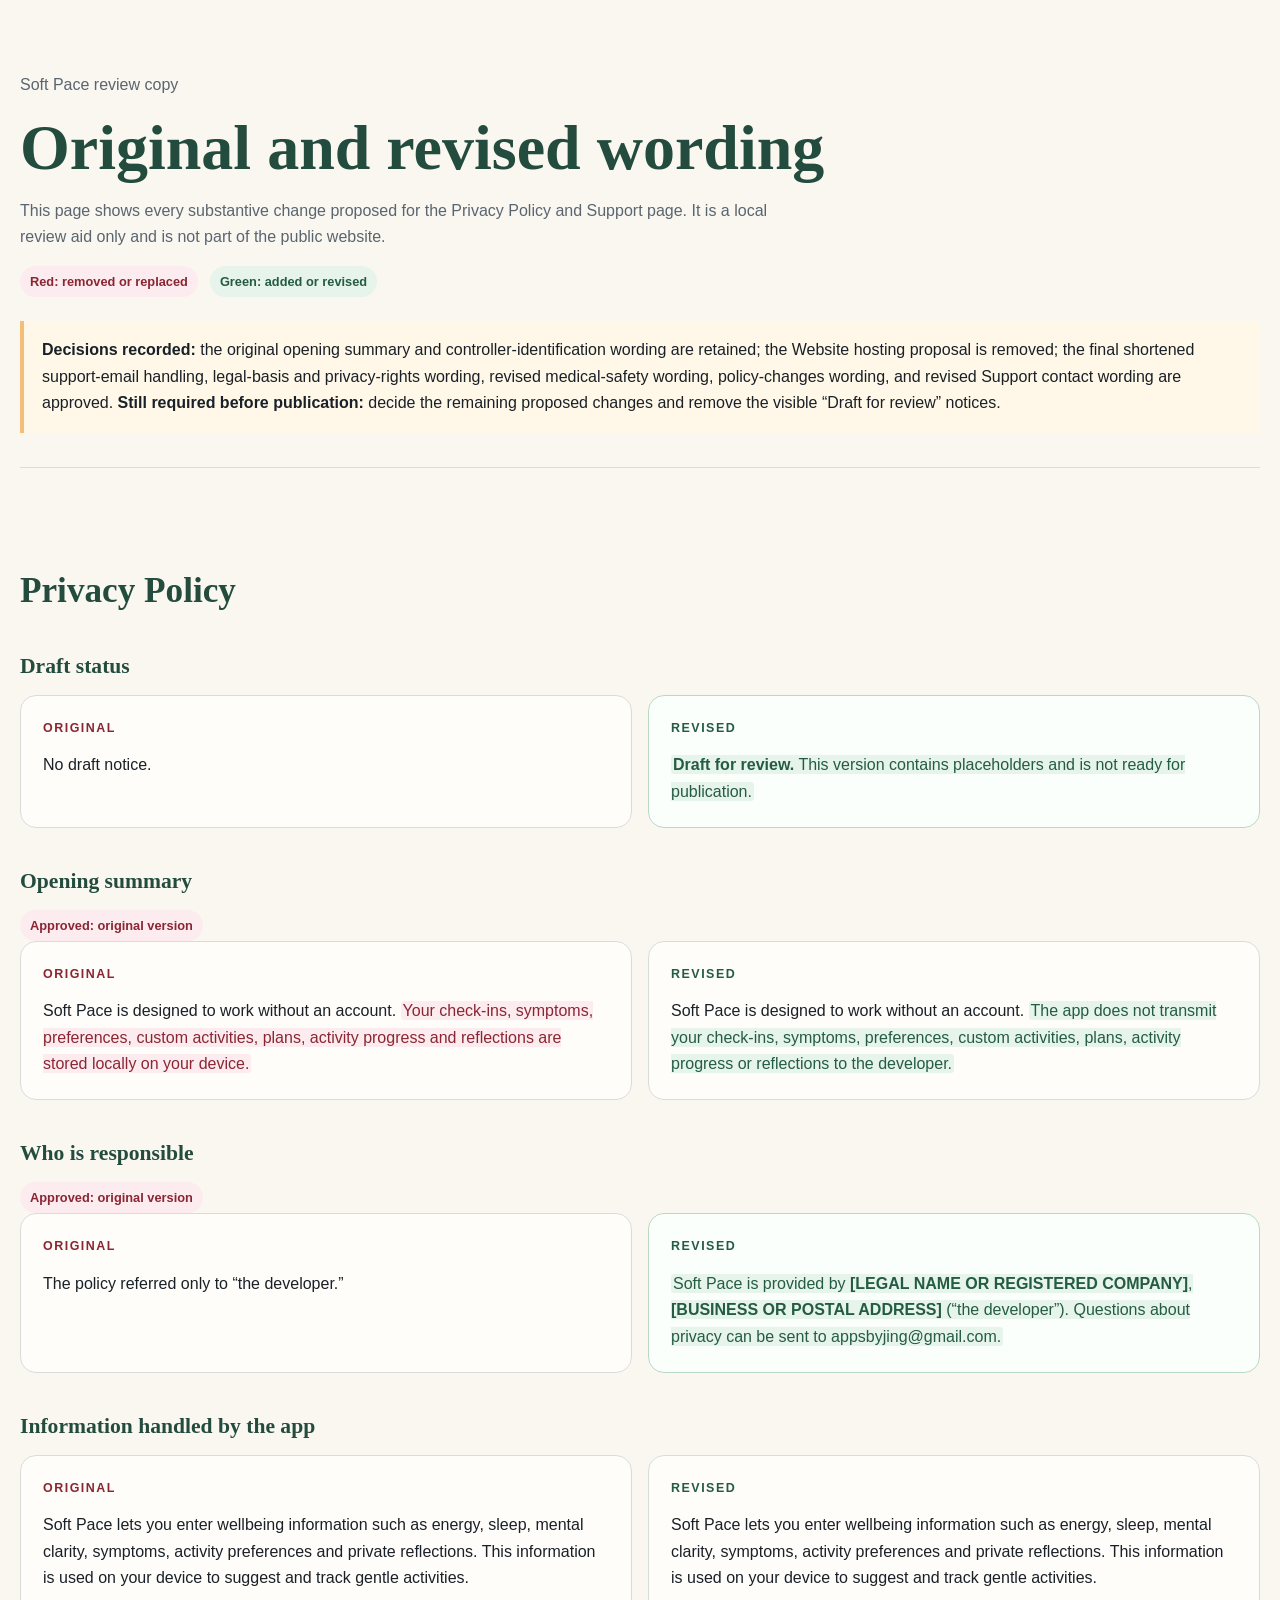
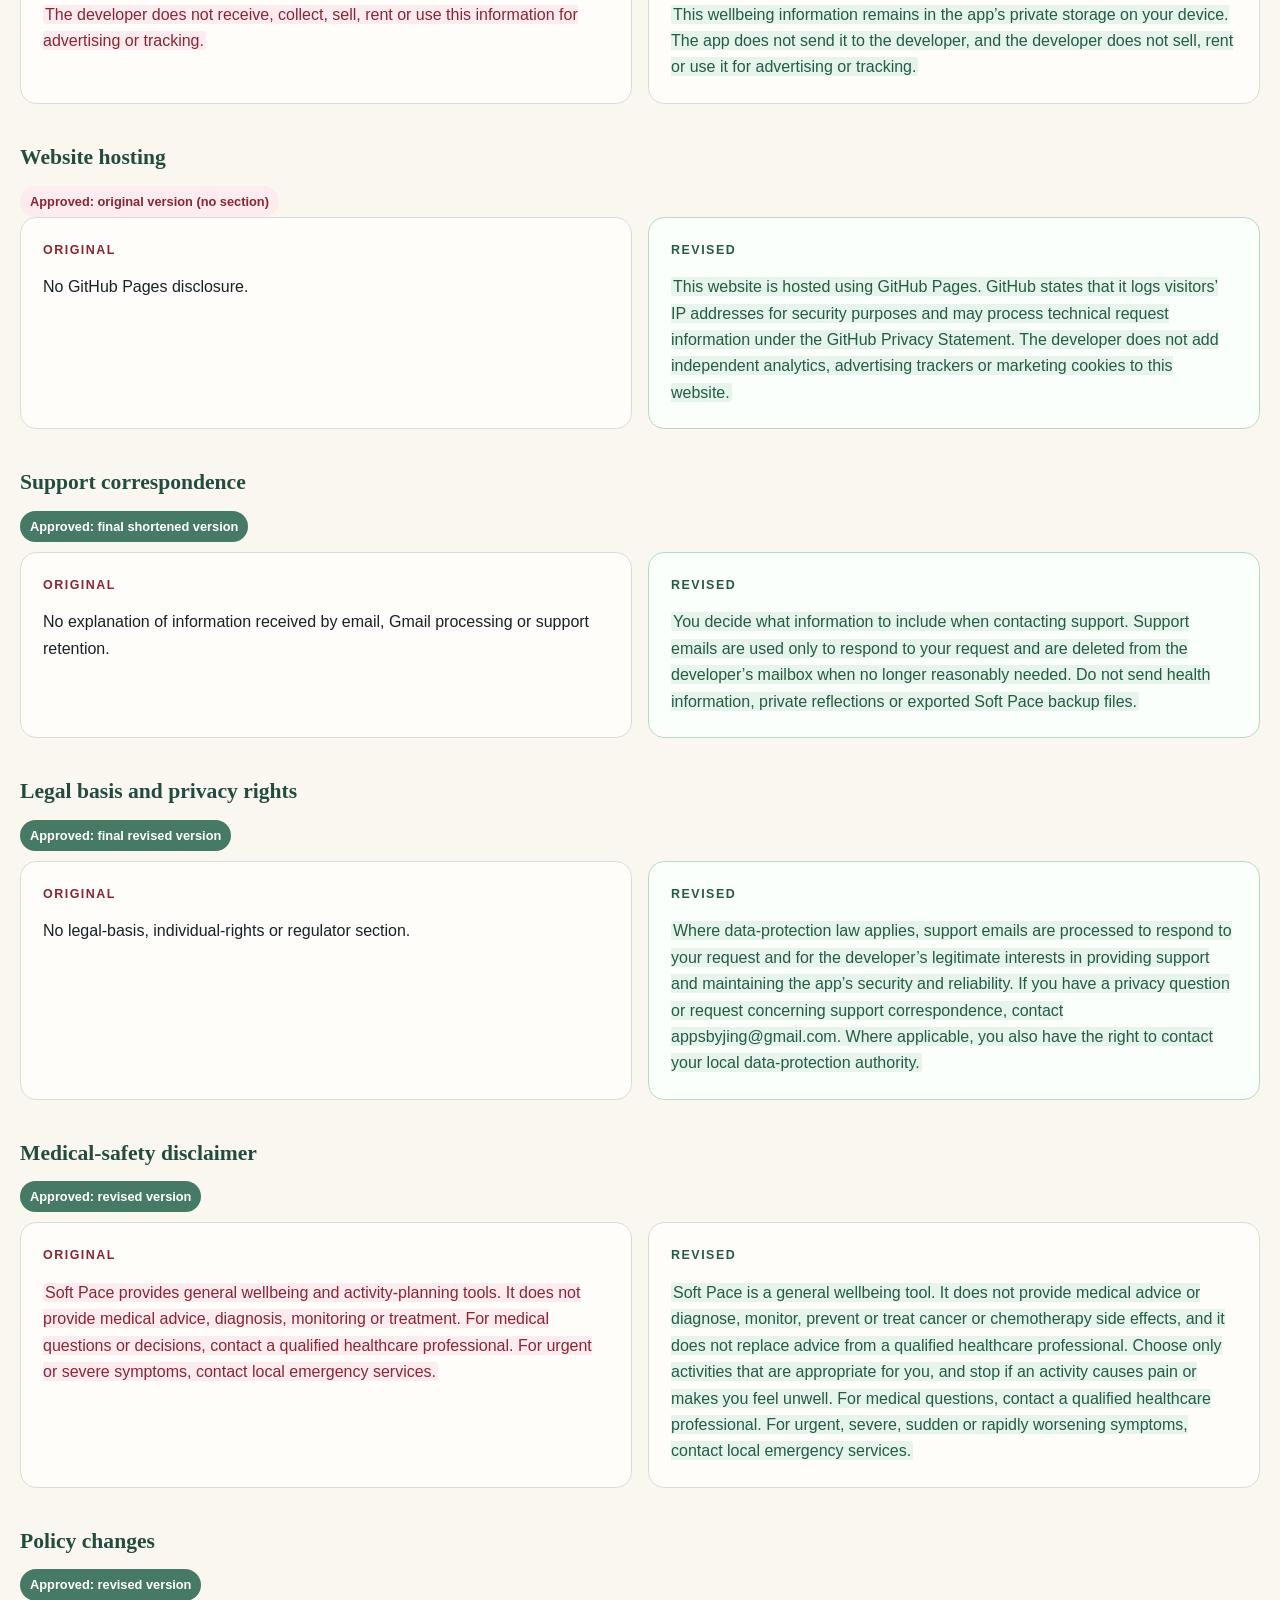
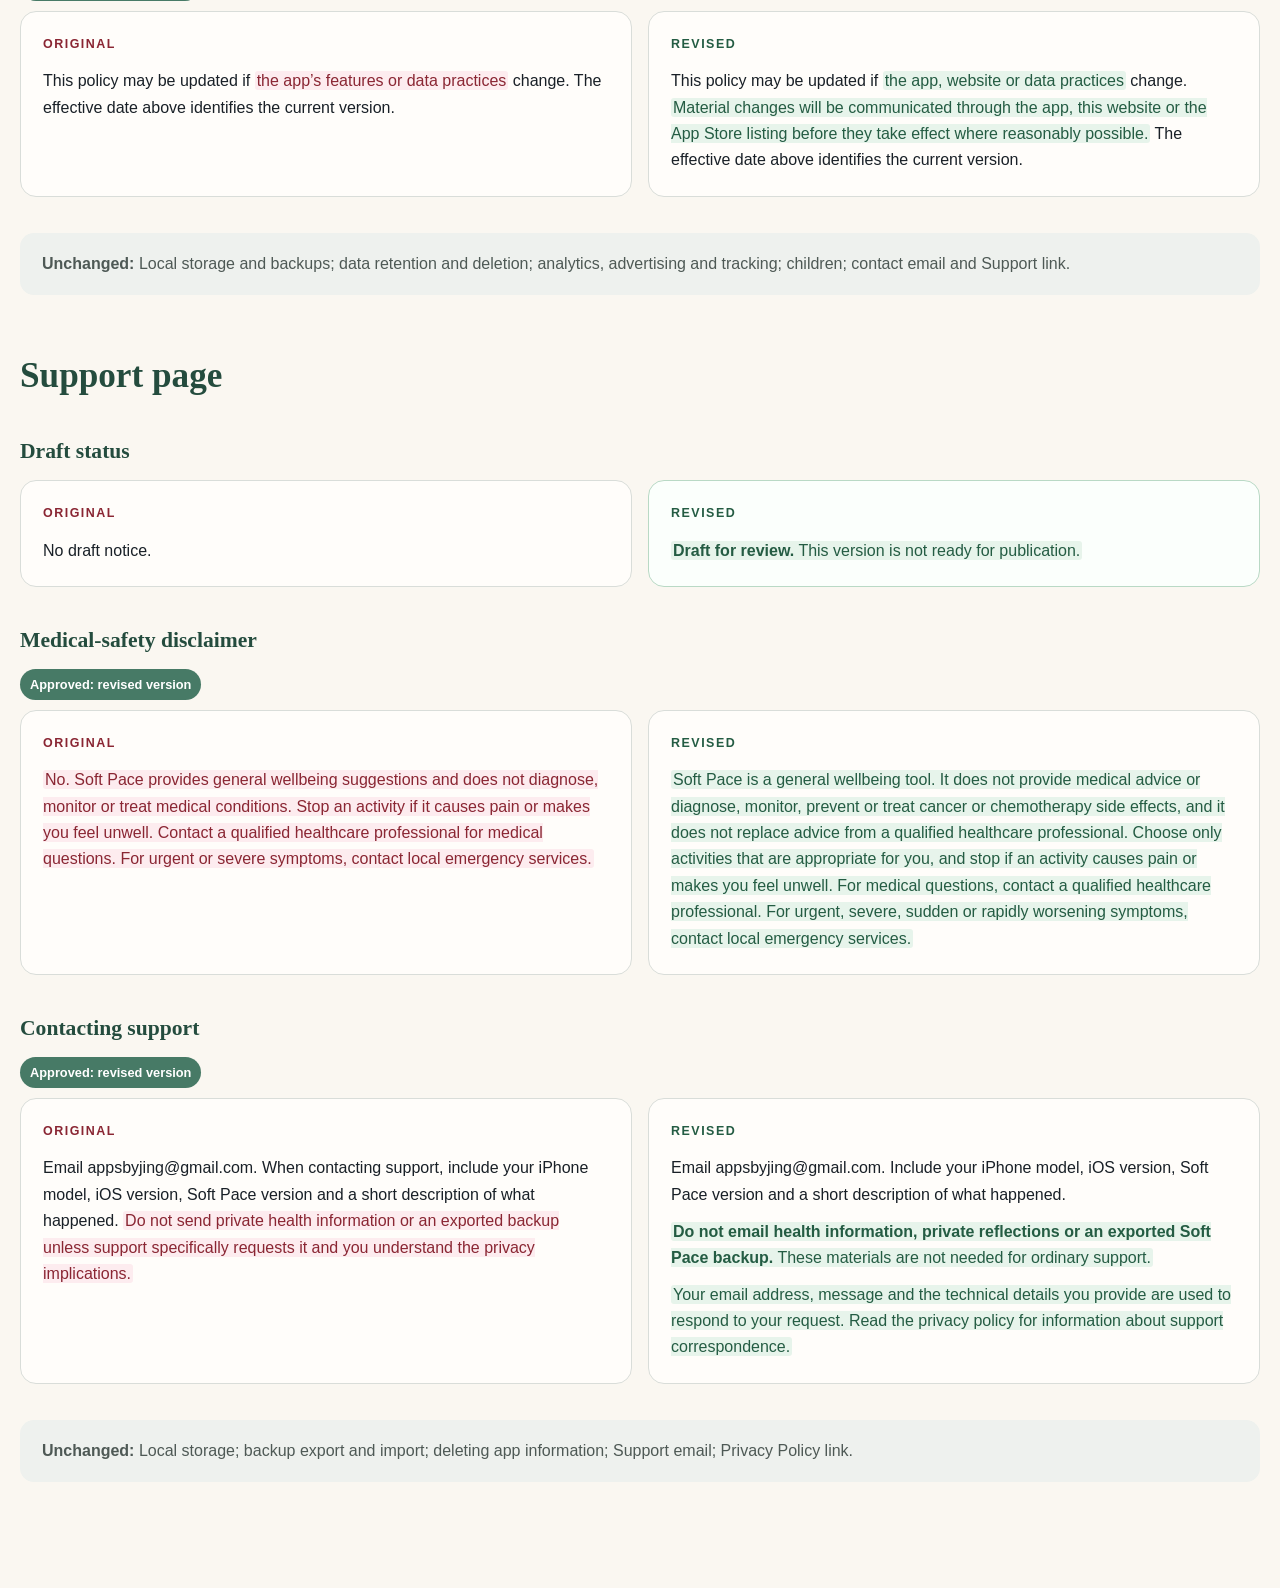
<file: privacy-support-review.html>
<!doctype html>
<html lang="en">
<head>
  <meta charset="utf-8">
  <meta name="viewport" content="width=device-width, initial-scale=1">
  <title>Soft Pace — Privacy & Support Review</title>
  <style>
    :root{--cream:#faf7f1;--paper:#fffdfa;--ink:#192027;--forest:#244c3e;--sage:#477a66;--line:#d9ddd9;--old:#8a2633;--old-bg:#fdecef;--new:#245c43;--new-bg:#e7f4eb}*{box-sizing:border-box}body{margin:0;background:var(--cream);color:var(--ink);font:16px/1.65 -apple-system,BlinkMacSystemFont,"Segoe UI",sans-serif}header,main{width:min(1400px,calc(100% - 40px));margin:auto}header{padding:56px 0 34px;border-bottom:1px solid var(--line)}h1,h2,h3{color:var(--forest);font-family:Georgia,serif}h1{margin:0;font-size:clamp(2.4rem,5vw,4.8rem);line-height:1.05}header p{max-width:760px;color:#59656f}.legend{display:flex;gap:12px;flex-wrap:wrap}.badge{display:inline-block;padding:5px 10px;border-radius:999px;font-weight:700;font-size:.8rem}.old-badge{color:var(--old);background:var(--old-bg)}.new-badge{color:var(--new);background:var(--new-bg)}.approved{margin:0 0 10px;color:#fff;background:var(--sage)}main{padding:42px 0 90px}.document{margin-top:52px}.document>h2{font-size:2.2rem}.change{margin:24px 0 36px}.change>h3{margin:0 0 10px;font-size:1.35rem}.compare{display:grid;grid-template-columns:1fr 1fr;gap:16px}.version{background:var(--paper);border:1px solid var(--line);border-radius:16px;padding:22px}.version h4{margin:0 0 14px;font-size:.78rem;letter-spacing:.12em;text-transform:uppercase}.original h4{color:var(--old)}.revised h4{color:var(--new)}.version p{margin:.65rem 0}.version p:first-of-type{margin-top:0}.version p:last-child{margin-bottom:0}del,ins{text-decoration:none;border-radius:3px;padding:1px 2px}del{color:var(--old);background:var(--old-bg)}ins{color:var(--new);background:var(--new-bg)}.added{border-color:#b9d9c5;background:#fbfffc}.removed{border-color:#ebbec5;background:#fffafb}.unchanged{margin-top:30px;padding:18px 22px;border-radius:14px;background:#eef1ee;color:#4e5955}.warning{padding:16px 18px;border-left:4px solid #f2be78;background:#fff8e8;margin-top:24px}@media(max-width:780px){.compare{grid-template-columns:1fr}header,main{width:min(100% - 24px,1400px)}}
  </style>
</head>
<body>
  <header>
    <p>Soft Pace review copy</p>
    <h1>Original and revised wording</h1>
    <p>This page shows every substantive change proposed for the Privacy Policy and Support page. It is a local review aid only and is not part of the public website.</p>
    <div class="legend"><span class="badge old-badge">Red: removed or replaced</span><span class="badge new-badge">Green: added or revised</span></div>
    <div class="warning"><strong>Decisions recorded:</strong> the original opening summary and controller-identification wording are retained; the Website hosting proposal is removed; the final shortened support-email handling, legal-basis and privacy-rights wording, revised medical-safety wording, policy-changes wording, and revised Support contact wording are approved. <strong>Still required before publication:</strong> decide the remaining proposed changes and remove the visible “Draft for review” notices.</div>
  </header>

  <main>
    <section class="document">
      <h2>Privacy Policy</h2>

      <article class="change">
        <h3>Draft status</h3>
        <div class="compare">
          <div class="version original"><h4>Original</h4><p>No draft notice.</p></div>
          <div class="version revised added"><h4>Revised</h4><p><ins><strong>Draft for review.</strong> This version contains placeholders and is not ready for publication.</ins></p></div>
        </div>
      </article>

      <article class="change">
        <h3>Opening summary</h3>
        <span class="badge old-badge">Approved: original version</span>
        <div class="compare">
          <div class="version original"><h4>Original</h4><p>Soft Pace is designed to work without an account. <del>Your check-ins, symptoms, preferences, custom activities, plans, activity progress and reflections are stored locally on your device.</del></p></div>
          <div class="version revised"><h4>Revised</h4><p>Soft Pace is designed to work without an account. <ins>The app does not transmit your check-ins, symptoms, preferences, custom activities, plans, activity progress or reflections to the developer.</ins></p></div>
        </div>
      </article>

      <article class="change">
        <h3>Who is responsible</h3>
        <span class="badge old-badge">Approved: original version</span>
        <div class="compare">
          <div class="version original"><h4>Original</h4><p>The policy referred only to “the developer.”</p></div>
          <div class="version revised added"><h4>Revised</h4><p><ins>Soft Pace is provided by <strong>[LEGAL NAME OR REGISTERED COMPANY]</strong>, <strong>[BUSINESS OR POSTAL ADDRESS]</strong> (“the developer”). Questions about privacy can be sent to appsbyjing@gmail.com.</ins></p></div>
        </div>
      </article>

      <article class="change">
        <h3>Information handled by the app</h3>
        <div class="compare">
          <div class="version original"><h4>Original</h4><p>Soft Pace lets you enter wellbeing information such as energy, sleep, mental clarity, symptoms, activity preferences and private reflections. This information is used on your device to suggest and track gentle activities.</p><p><del>The developer does not receive, collect, sell, rent or use this information for advertising or tracking.</del></p></div>
          <div class="version revised"><h4>Revised</h4><p>Soft Pace lets you enter wellbeing information such as energy, sleep, mental clarity, symptoms, activity preferences and private reflections. This information is used on your device to suggest and track gentle activities.</p><p><ins>This wellbeing information remains in the app’s private storage on your device. The app does not send it to the developer, and the developer does not sell, rent or use it for advertising or tracking.</ins></p></div>
        </div>
      </article>

      <article class="change">
        <h3>Website hosting</h3>
        <span class="badge old-badge">Approved: original version (no section)</span>
        <div class="compare">
          <div class="version original"><h4>Original</h4><p>No GitHub Pages disclosure.</p></div>
          <div class="version revised added"><h4>Revised</h4><p><ins>This website is hosted using GitHub Pages. GitHub states that it logs visitors’ IP addresses for security purposes and may process technical request information under the GitHub Privacy Statement. The developer does not add independent analytics, advertising trackers or marketing cookies to this website.</ins></p></div>
        </div>
      </article>

      <article class="change">
        <h3>Support correspondence</h3>
        <span class="badge approved">Approved: final shortened version</span>
        <div class="compare">
          <div class="version original"><h4>Original</h4><p>No explanation of information received by email, Gmail processing or support retention.</p></div>
          <div class="version revised added"><h4>Revised</h4><p><ins>You decide what information to include when contacting support. Support emails are used only to respond to your request and are deleted from the developer’s mailbox when no longer reasonably needed. Do not send health information, private reflections or exported Soft Pace backup files.</ins></p></div>
        </div>
      </article>

      <article class="change">
        <h3>Legal basis and privacy rights</h3>
        <span class="badge approved">Approved: final revised version</span>
        <div class="compare">
          <div class="version original"><h4>Original</h4><p>No legal-basis, individual-rights or regulator section.</p></div>
          <div class="version revised added"><h4>Revised</h4><p><ins>Where data-protection law applies, support emails are processed to respond to your request and for the developer’s legitimate interests in providing support and maintaining the app’s security and reliability. If you have a privacy question or request concerning support correspondence, contact appsbyjing@gmail.com. Where applicable, you also have the right to contact your local data-protection authority.</ins></p></div>
        </div>
      </article>

      <article class="change">
        <h3>Medical-safety disclaimer</h3>
        <span class="badge approved">Approved: revised version</span>
        <div class="compare">
          <div class="version original"><h4>Original</h4><p><del>Soft Pace provides general wellbeing and activity-planning tools. It does not provide medical advice, diagnosis, monitoring or treatment. For medical questions or decisions, contact a qualified healthcare professional. For urgent or severe symptoms, contact local emergency services.</del></p></div>
          <div class="version revised"><h4>Revised</h4><p><ins>Soft Pace is a general wellbeing tool. It does not provide medical advice or diagnose, monitor, prevent or treat cancer or chemotherapy side effects, and it does not replace advice from a qualified healthcare professional. Choose only activities that are appropriate for you, and stop if an activity causes pain or makes you feel unwell. For medical questions, contact a qualified healthcare professional. For urgent, severe, sudden or rapidly worsening symptoms, contact local emergency services.</ins></p></div>
        </div>
      </article>

      <article class="change">
        <h3>Policy changes</h3>
        <span class="badge approved">Approved: revised version</span>
        <div class="compare">
          <div class="version original"><h4>Original</h4><p>This policy may be updated if <del>the app’s features or data practices</del> change. The effective date above identifies the current version.</p></div>
          <div class="version revised"><h4>Revised</h4><p>This policy may be updated if <ins>the app, website or data practices</ins> change. <ins>Material changes will be communicated through the app, this website or the App Store listing before they take effect where reasonably possible.</ins> The effective date above identifies the current version.</p></div>
        </div>
      </article>

      <p class="unchanged"><strong>Unchanged:</strong> Local storage and backups; data retention and deletion; analytics, advertising and tracking; children; contact email and Support link.</p>
    </section>

    <section class="document">
      <h2>Support page</h2>

      <article class="change">
        <h3>Draft status</h3>
        <div class="compare"><div class="version original"><h4>Original</h4><p>No draft notice.</p></div><div class="version revised added"><h4>Revised</h4><p><ins><strong>Draft for review.</strong> This version is not ready for publication.</ins></p></div></div>
      </article>

      <article class="change">
        <h3>Medical-safety disclaimer</h3>
        <span class="badge approved">Approved: revised version</span>
        <div class="compare">
          <div class="version original"><h4>Original</h4><p><del>No. Soft Pace provides general wellbeing suggestions and does not diagnose, monitor or treat medical conditions. Stop an activity if it causes pain or makes you feel unwell. Contact a qualified healthcare professional for medical questions. For urgent or severe symptoms, contact local emergency services.</del></p></div>
          <div class="version revised"><h4>Revised</h4><p><ins>Soft Pace is a general wellbeing tool. It does not provide medical advice or diagnose, monitor, prevent or treat cancer or chemotherapy side effects, and it does not replace advice from a qualified healthcare professional. Choose only activities that are appropriate for you, and stop if an activity causes pain or makes you feel unwell. For medical questions, contact a qualified healthcare professional. For urgent, severe, sudden or rapidly worsening symptoms, contact local emergency services.</ins></p></div>
        </div>
      </article>

      <article class="change">
        <h3>Contacting support</h3>
        <span class="badge approved">Approved: revised version</span>
        <div class="compare">
          <div class="version original"><h4>Original</h4><p>Email appsbyjing@gmail.com. When contacting support, include your iPhone model, iOS version, Soft Pace version and a short description of what happened. <del>Do not send private health information or an exported backup unless support specifically requests it and you understand the privacy implications.</del></p></div>
          <div class="version revised"><h4>Revised</h4><p>Email appsbyjing@gmail.com. Include your iPhone model, iOS version, Soft Pace version and a short description of what happened.</p><p><ins><strong>Do not email health information, private reflections or an exported Soft Pace backup.</strong> These materials are not needed for ordinary support.</ins></p><p><ins>Your email address, message and the technical details you provide are used to respond to your request. Read the privacy policy for information about support correspondence.</ins></p></div>
        </div>
      </article>

      <p class="unchanged"><strong>Unchanged:</strong> Local storage; backup export and import; deleting app information; Support email; Privacy Policy link.</p>
    </section>
  </main>
</body>
</html>
</file>
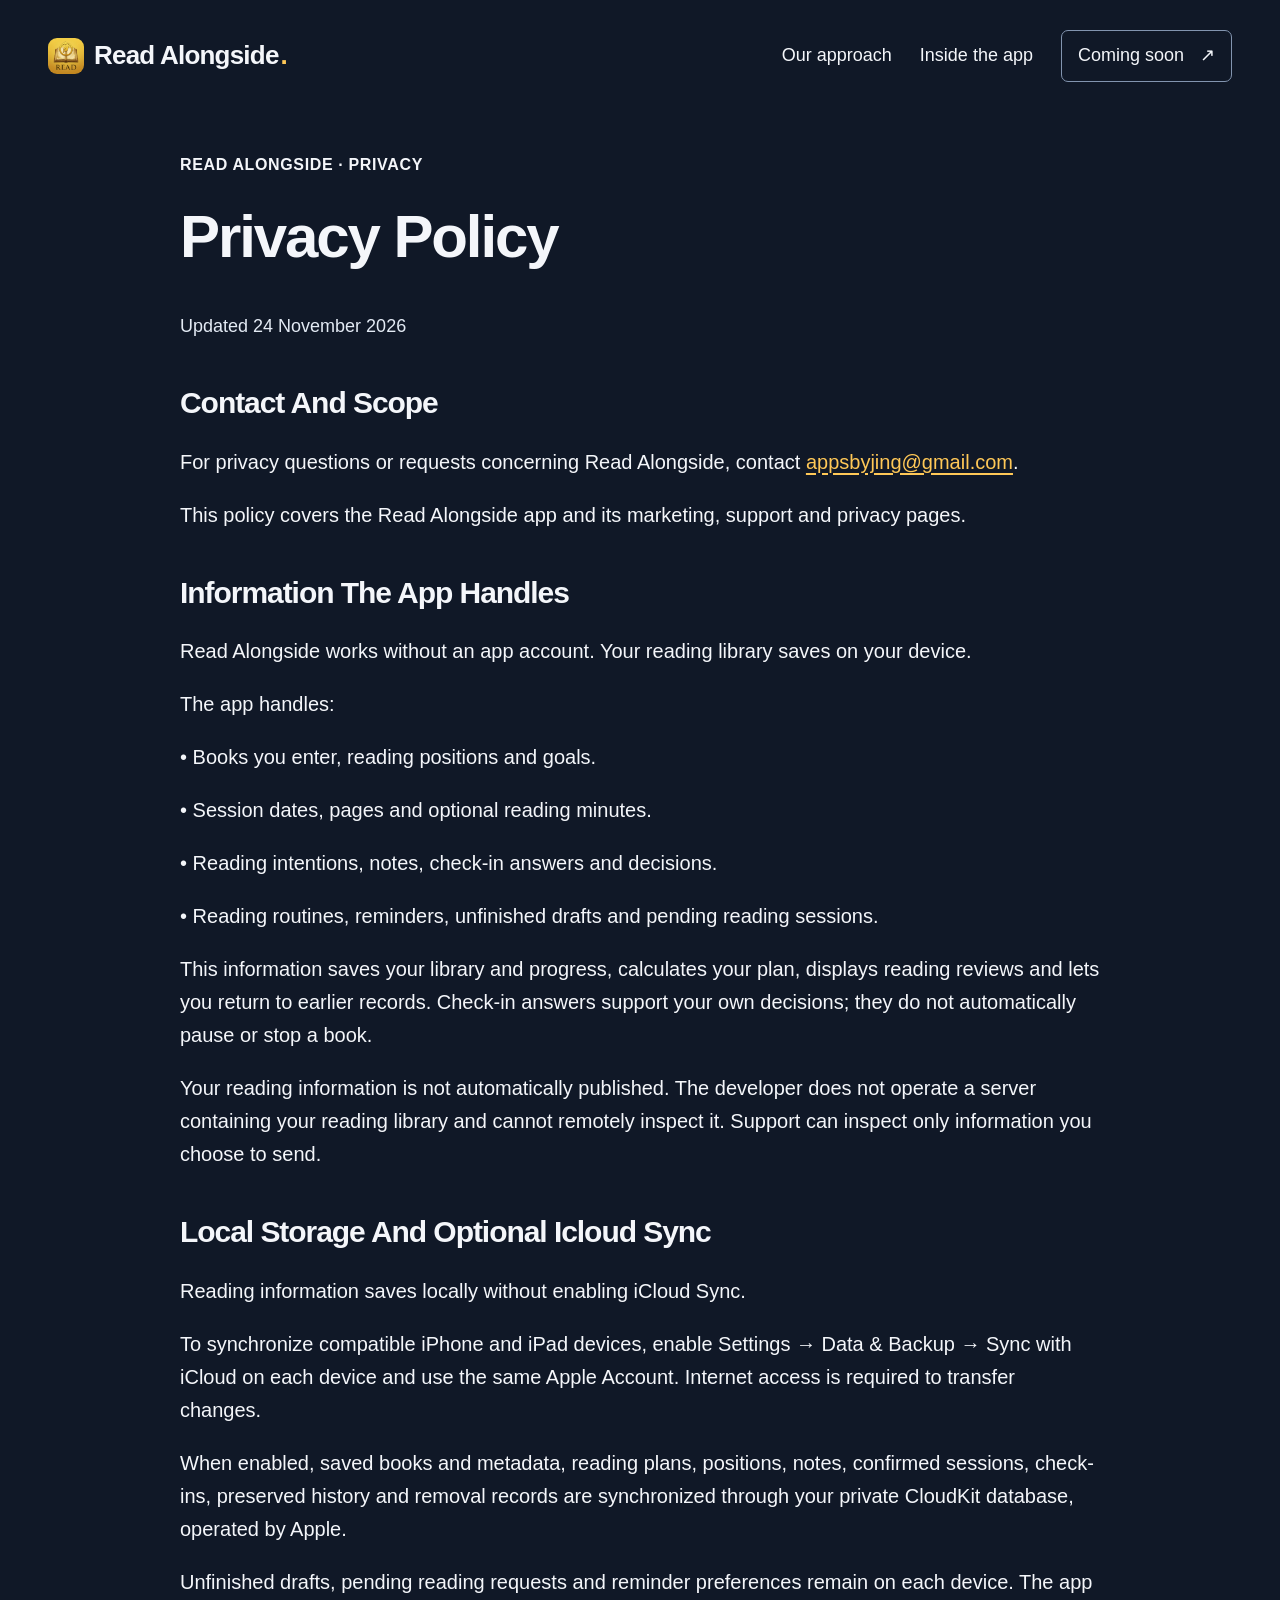
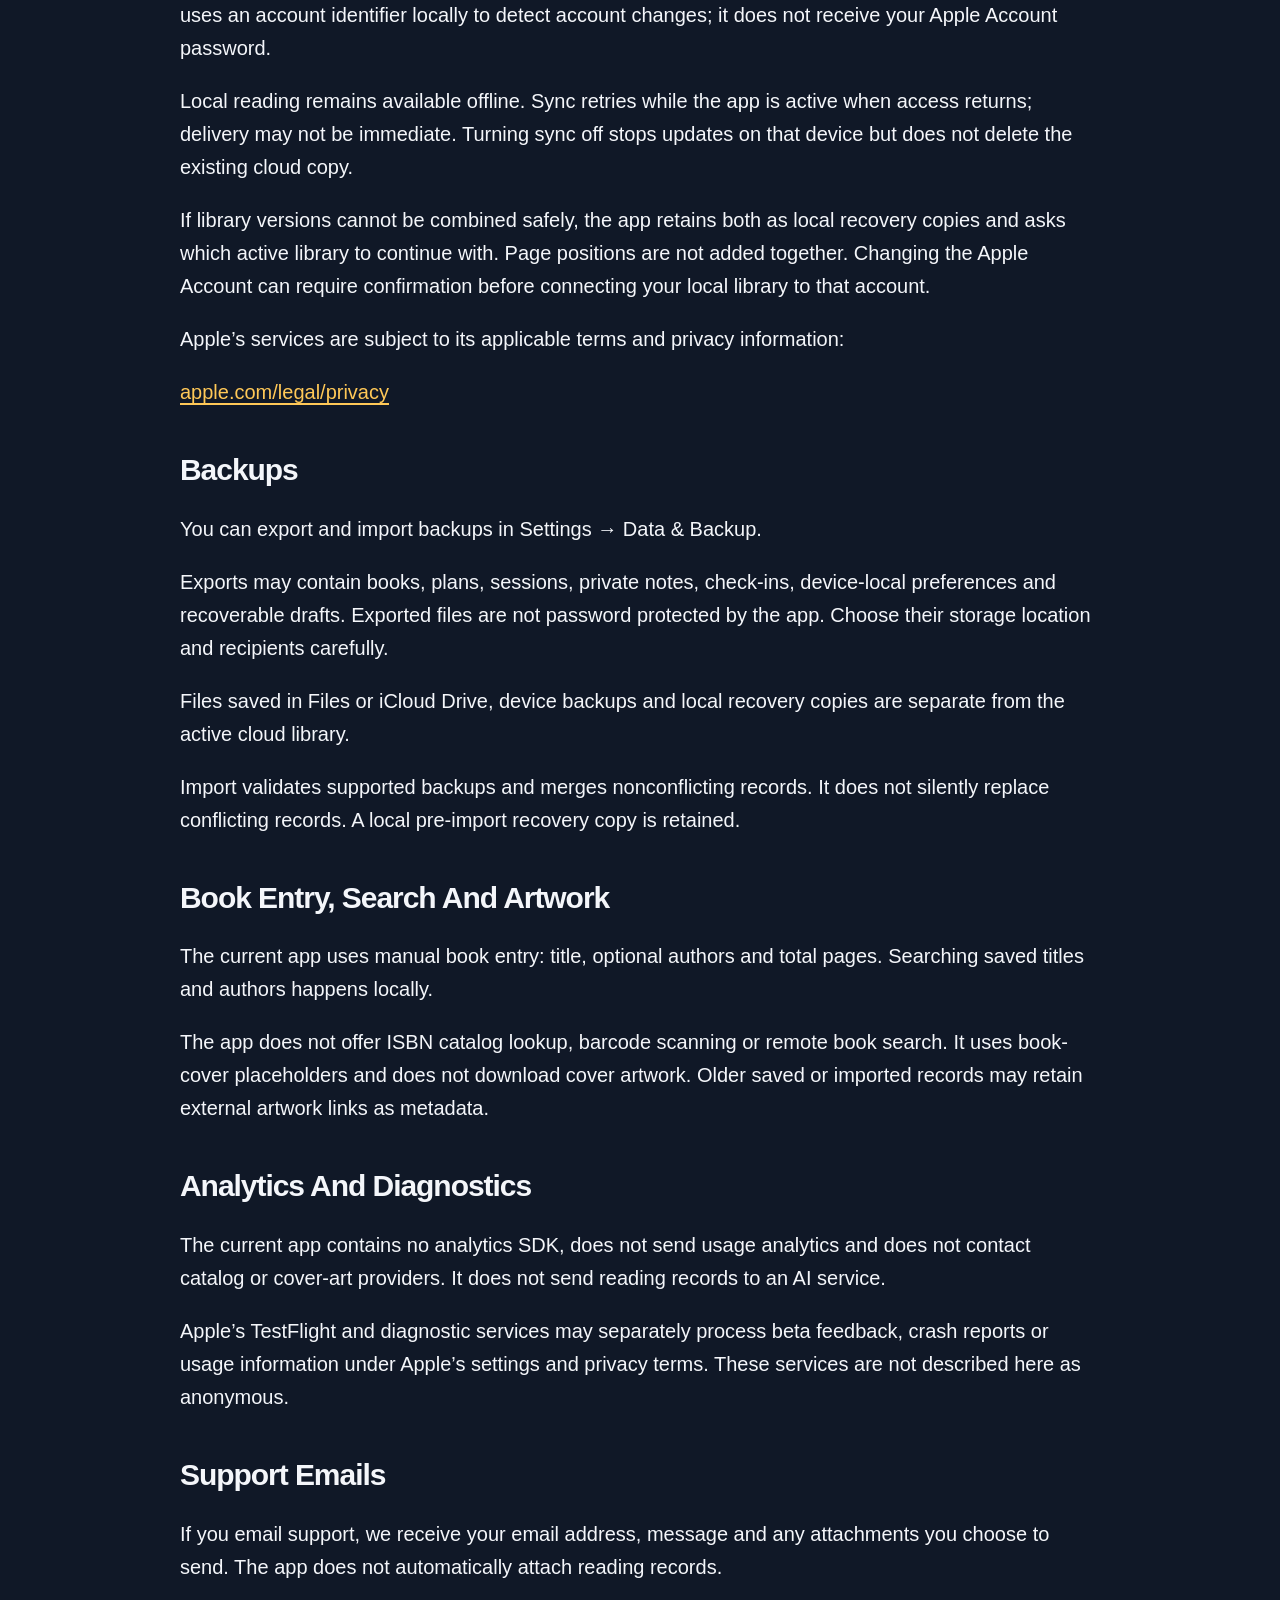
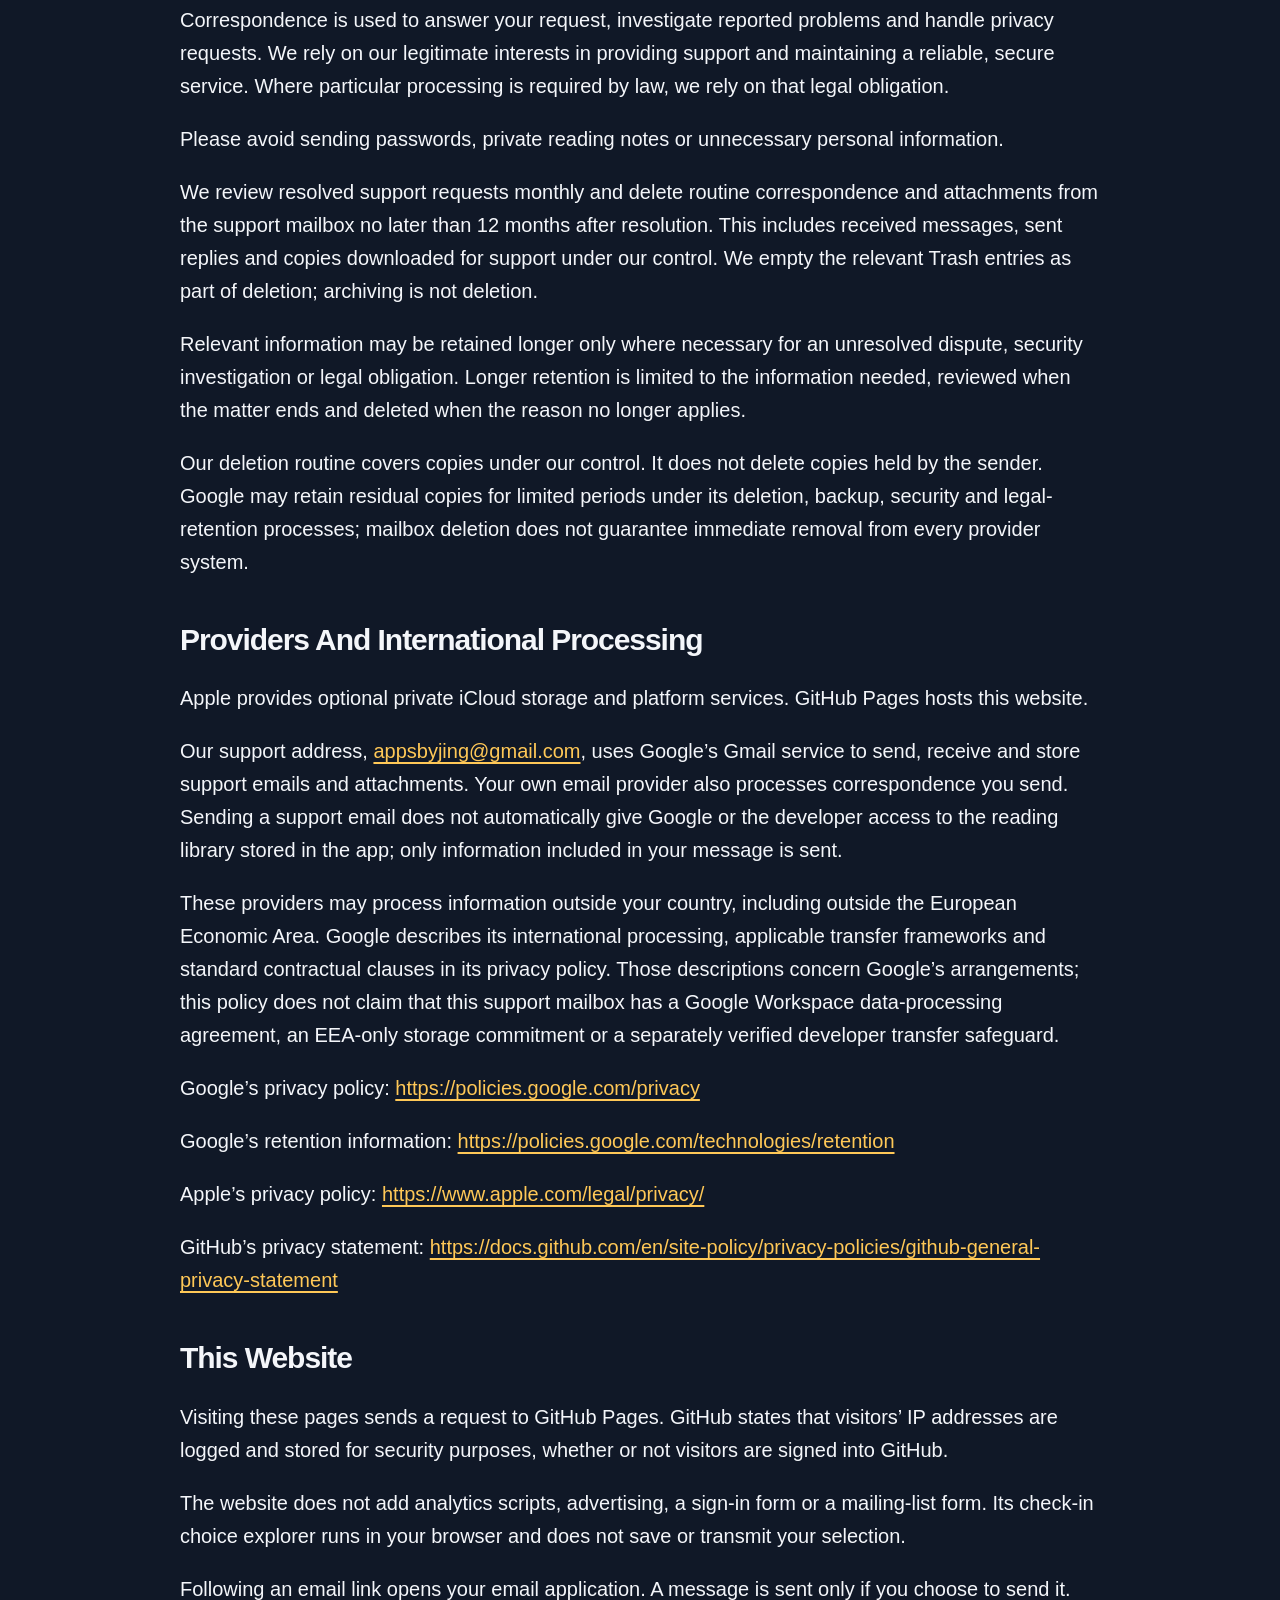
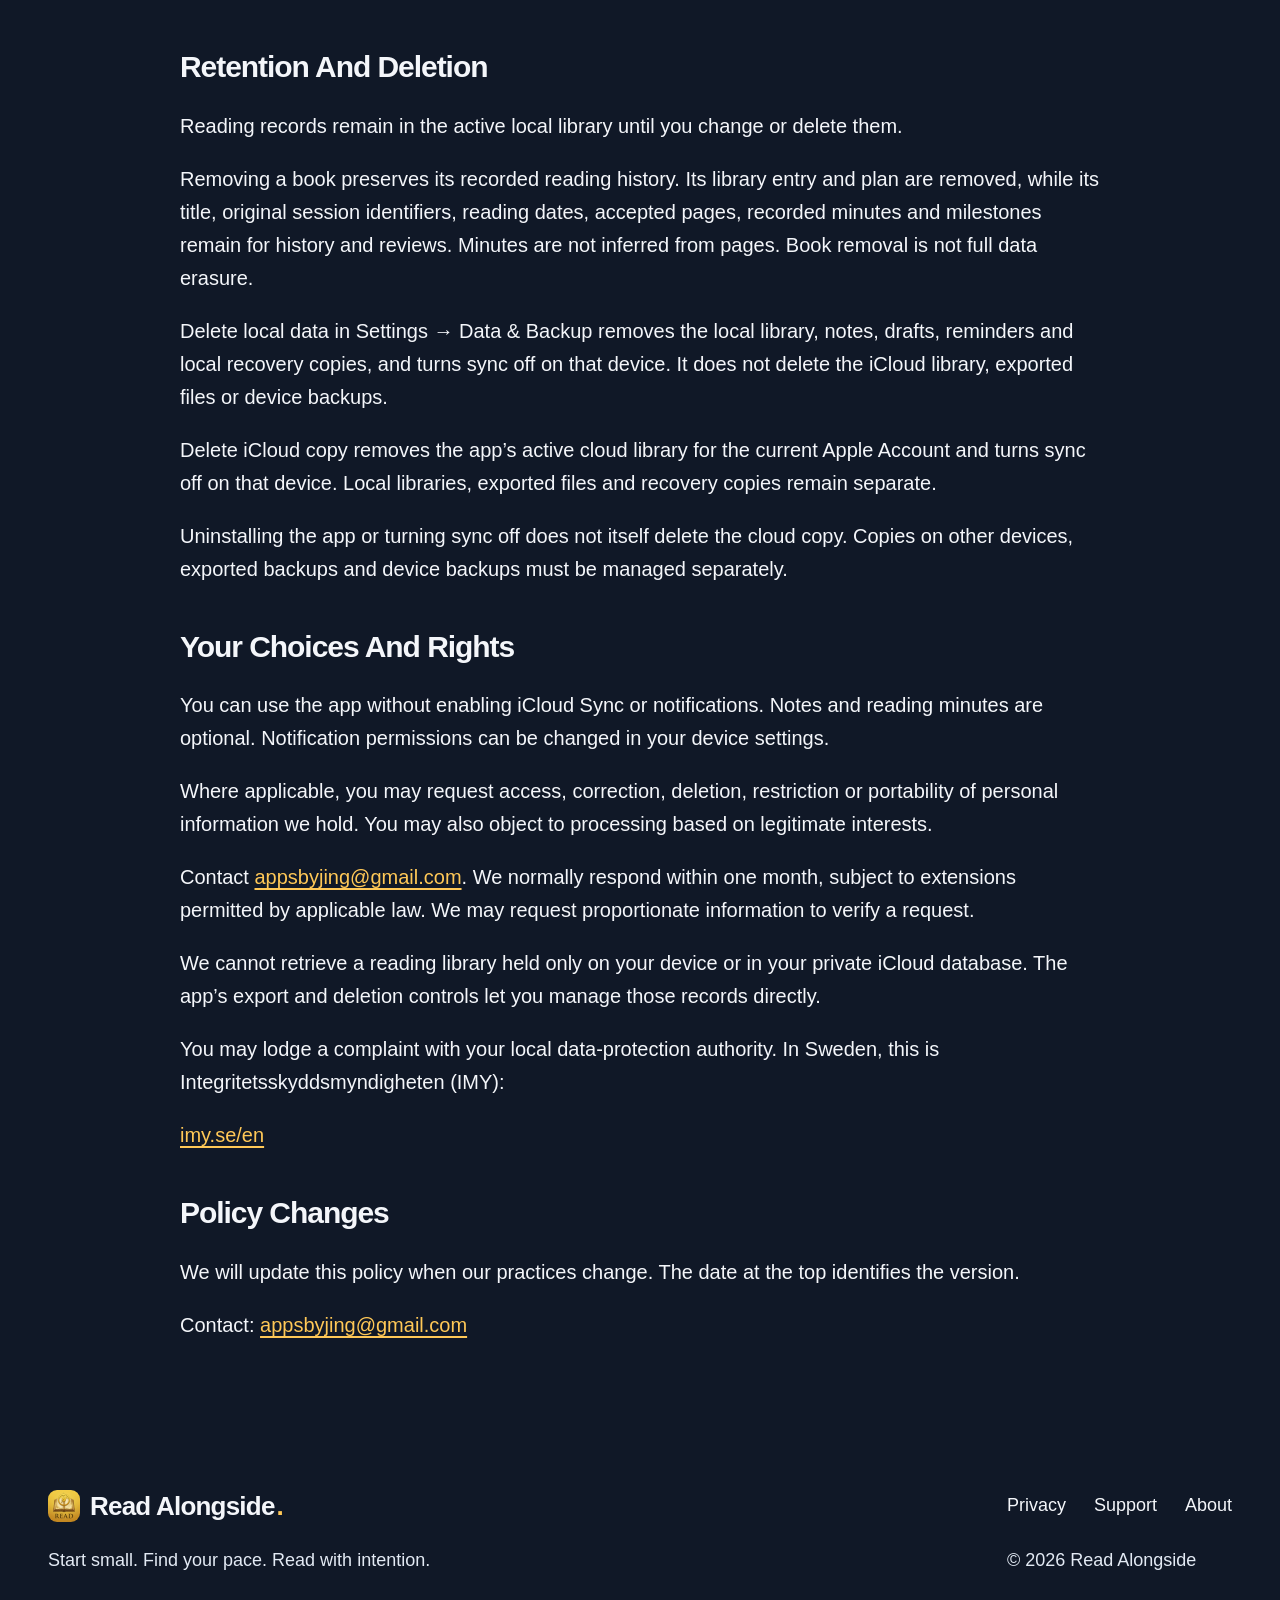
<file: read-alongside/privacy.html>
<!doctype html><html lang="en"><head><meta charset="utf-8"><meta name="viewport" content="width=device-width,initial-scale=1"><meta name="theme-color" content="#101827"><title>Privacy Policy — Read Alongside</title><meta name="description" content="Privacy Policy, developer contact, and information about Read Alongside."><link rel="icon" href="assets/app-icon.jpg"><link rel="stylesheet" href="theme-midnight.css?v=13"></head><body><a class="skip" href="#main">Skip to content</a><header class="site-header wrap"><a class="brand" href="index.html"><img src="assets/app-icon.jpg" alt="" width="36" height="36">Read Alongside<span class="brand-dot">.</span></a><nav aria-label="Main navigation"><a href="index.html#approach">Our approach</a><a href="index.html#preview">Inside the app</a><a class="nav-cta" href="index.html#coming-soon">Coming soon <span aria-hidden="true">↗</span></a></nav></header><main id="main" class="wrap document-page"><p class="eyebrow">Read Alongside · privacy</p><h1>Privacy Policy</h1><p class="document-date">Updated 24 November 2026</p><section><h2>Contact And Scope</h2><p>For privacy questions or requests concerning Read Alongside, contact <a href="mailto:appsbyjing@gmail.com">appsbyjing@gmail.com</a>.</p><p>This policy covers the Read Alongside app and its marketing, support and privacy pages.</p></section><section><h2>Information The App Handles</h2><p>Read Alongside works without an app account. Your reading library saves on your device.</p><p>The app handles:</p><p>• Books you enter, reading positions and goals.</p><p>• Session dates, pages and optional reading minutes.</p><p>• Reading intentions, notes, check-in answers and decisions.</p><p>• Reading routines, reminders, unfinished drafts and pending reading sessions.</p><p>This information saves your library and progress, calculates your plan, displays reading reviews and lets you return to earlier records. Check-in answers support your own decisions; they do not automatically pause or stop a book.</p><p>Your reading information is not automatically published. The developer does not operate a server containing your reading library and cannot remotely inspect it. Support can inspect only information you choose to send.</p></section><section id="icloud-sync"><h2>Local Storage And Optional Icloud Sync</h2><p>Reading information saves locally without enabling iCloud Sync.</p><p>To synchronize compatible iPhone and iPad devices, enable Settings → Data &amp; Backup → Sync with iCloud on each device and use the same Apple Account. Internet access is required to transfer changes.</p><p>When enabled, saved books and metadata, reading plans, positions, notes, confirmed sessions, check-ins, preserved history and removal records are synchronized through your private CloudKit database, operated by Apple.</p><p>Unfinished drafts, pending reading requests and reminder preferences remain on each device. The app uses an account identifier locally to detect account changes; it does not receive your Apple Account password.</p><p>Local reading remains available offline. Sync retries while the app is active when access returns; delivery may not be immediate. Turning sync off stops updates on that device but does not delete the existing cloud copy.</p><p>If library versions cannot be combined safely, the app retains both as local recovery copies and asks which active library to continue with. Page positions are not added together. Changing the Apple Account can require confirmation before connecting your local library to that account.</p><p>Apple’s services are subject to its applicable terms and privacy information:</p><p><a href="https://www.apple.com/legal/privacy/">apple.com/legal/privacy</a></p></section><section><h2>Backups</h2><p>You can export and import backups in Settings → Data &amp; Backup.</p><p>Exports may contain books, plans, sessions, private notes, check-ins, device-local preferences and recoverable drafts. Exported files are not password protected by the app. Choose their storage location and recipients carefully.</p><p>Files saved in Files or iCloud Drive, device backups and local recovery copies are separate from the active cloud library.</p><p>Import validates supported backups and merges nonconflicting records. It does not silently replace conflicting records. A local pre-import recovery copy is retained.</p></section><section><h2>Book Entry, Search And Artwork</h2><p>The current app uses manual book entry: title, optional authors and total pages. Searching saved titles and authors happens locally.</p><p>The app does not offer ISBN catalog lookup, barcode scanning or remote book search. It uses book-cover placeholders and does not download cover artwork. Older saved or imported records may retain external artwork links as metadata.</p></section><section><h2>Analytics And Diagnostics</h2><p>The current app contains no analytics SDK, does not send usage analytics and does not contact catalog or cover-art providers. It does not send reading records to an AI service.</p><p>Apple’s TestFlight and diagnostic services may separately process beta feedback, crash reports or usage information under Apple’s settings and privacy terms. These services are not described here as anonymous.</p></section><section><h2>Support Emails</h2><p>If you email support, we receive your email address, message and any attachments you choose to send. The app does not automatically attach reading records.</p><p>Correspondence is used to answer your request, investigate reported problems and handle privacy requests. We rely on our legitimate interests in providing support and maintaining a reliable, secure service. Where particular processing is required by law, we rely on that legal obligation.</p><p>Please avoid sending passwords, private reading notes or unnecessary personal information.</p><p>We review resolved support requests monthly and delete routine correspondence and attachments from the support mailbox no later than 12 months after resolution. This includes received messages, sent replies and copies downloaded for support under our control. We empty the relevant Trash entries as part of deletion; archiving is not deletion.</p><p>Relevant information may be retained longer only where necessary for an unresolved dispute, security investigation or legal obligation. Longer retention is limited to the information needed, reviewed when the matter ends and deleted when the reason no longer applies.</p><p>Our deletion routine covers copies under our control. It does not delete copies held by the sender. Google may retain residual copies for limited periods under its deletion, backup, security and legal-retention processes; mailbox deletion does not guarantee immediate removal from every provider system.</p></section><section><h2>Providers And International Processing</h2><p>Apple provides optional private iCloud storage and platform services. GitHub Pages hosts this website.</p><p>Our support address, <a href="mailto:appsbyjing@gmail.com">appsbyjing@gmail.com</a>, uses Google’s Gmail service to send, receive and store support emails and attachments. Your own email provider also processes correspondence you send. Sending a support email does not automatically give Google or the developer access to the reading library stored in the app; only information included in your message is sent.</p><p>These providers may process information outside your country, including outside the European Economic Area. Google describes its international processing, applicable transfer frameworks and standard contractual clauses in its privacy policy. Those descriptions concern Google’s arrangements; this policy does not claim that this support mailbox has a Google Workspace data-processing agreement, an EEA-only storage commitment or a separately verified developer transfer safeguard.</p><p>Google’s privacy policy: <a href="https://policies.google.com/privacy">https://policies.google.com/privacy</a></p><p>Google’s retention information: <a href="https://policies.google.com/technologies/retention">https://policies.google.com/technologies/retention</a></p><p>Apple’s privacy policy: <a href="https://www.apple.com/legal/privacy/">https://www.apple.com/legal/privacy/</a></p><p>GitHub’s privacy statement: <a href="https://docs.github.com/en/site-policy/privacy-policies/github-general-privacy-statement">https://docs.github.com/en/site-policy/privacy-policies/github-general-privacy-statement</a></p></section><section><h2>This Website</h2><p>Visiting these pages sends a request to GitHub Pages. GitHub states that visitors’ IP addresses are logged and stored for security purposes, whether or not visitors are signed into GitHub.</p><p>The website does not add analytics scripts, advertising, a sign-in form or a mailing-list form. Its check-in choice explorer runs in your browser and does not save or transmit your selection.</p><p>Following an email link opens your email application. A message is sent only if you choose to send it.</p></section><section><h2>Retention And Deletion</h2><p>Reading records remain in the active local library until you change or delete them.</p><p>Removing a book preserves its recorded reading history. Its library entry and plan are removed, while its title, original session identifiers, reading dates, accepted pages, recorded minutes and milestones remain for history and reviews. Minutes are not inferred from pages. Book removal is not full data erasure.</p><p>Delete local data in Settings → Data &amp; Backup removes the local library, notes, drafts, reminders and local recovery copies, and turns sync off on that device. It does not delete the iCloud library, exported files or device backups.</p><p>Delete iCloud copy removes the app’s active cloud library for the current Apple Account and turns sync off on that device. Local libraries, exported files and recovery copies remain separate.</p><p>Uninstalling the app or turning sync off does not itself delete the cloud copy. Copies on other devices, exported backups and device backups must be managed separately.</p></section><section><h2>Your Choices And Rights</h2><p>You can use the app without enabling iCloud Sync or notifications. Notes and reading minutes are optional. Notification permissions can be changed in your device settings.</p><p>Where applicable, you may request access, correction, deletion, restriction or portability of personal information we hold. You may also object to processing based on legitimate interests.</p><p>Contact <a href="mailto:appsbyjing@gmail.com">appsbyjing@gmail.com</a>. We normally respond within one month, subject to extensions permitted by applicable law. We may request proportionate information to verify a request.</p><p>We cannot retrieve a reading library held only on your device or in your private iCloud database. The app’s export and deletion controls let you manage those records directly.</p><p>You may lodge a complaint with your local data-protection authority. In Sweden, this is Integritetsskyddsmyndigheten (IMY):</p><p><a href="https://www.imy.se/en/">imy.se/en</a></p></section><section><h2>Policy Changes</h2><p>We will update this policy when our practices change. The date at the top identifies the version.</p><p>Contact: <a href="mailto:appsbyjing@gmail.com">appsbyjing@gmail.com</a></p></section></main><footer class="wrap site-footer"><a class="brand" href="index.html"><img src="assets/app-icon.jpg" alt="" width="32" height="32">Read Alongside<span class="brand-dot">.</span></a><p>Start small. Find your pace. Read with intention.</p><nav aria-label="Footer navigation"><a href="privacy.html">Privacy</a><a href="support.html">Support</a><a href="index.html#approach">About</a></nav><span class="copyright">© <span data-year>2026</span> Read Alongside</span></footer><script src="script.js"></script></body></html>
</file>
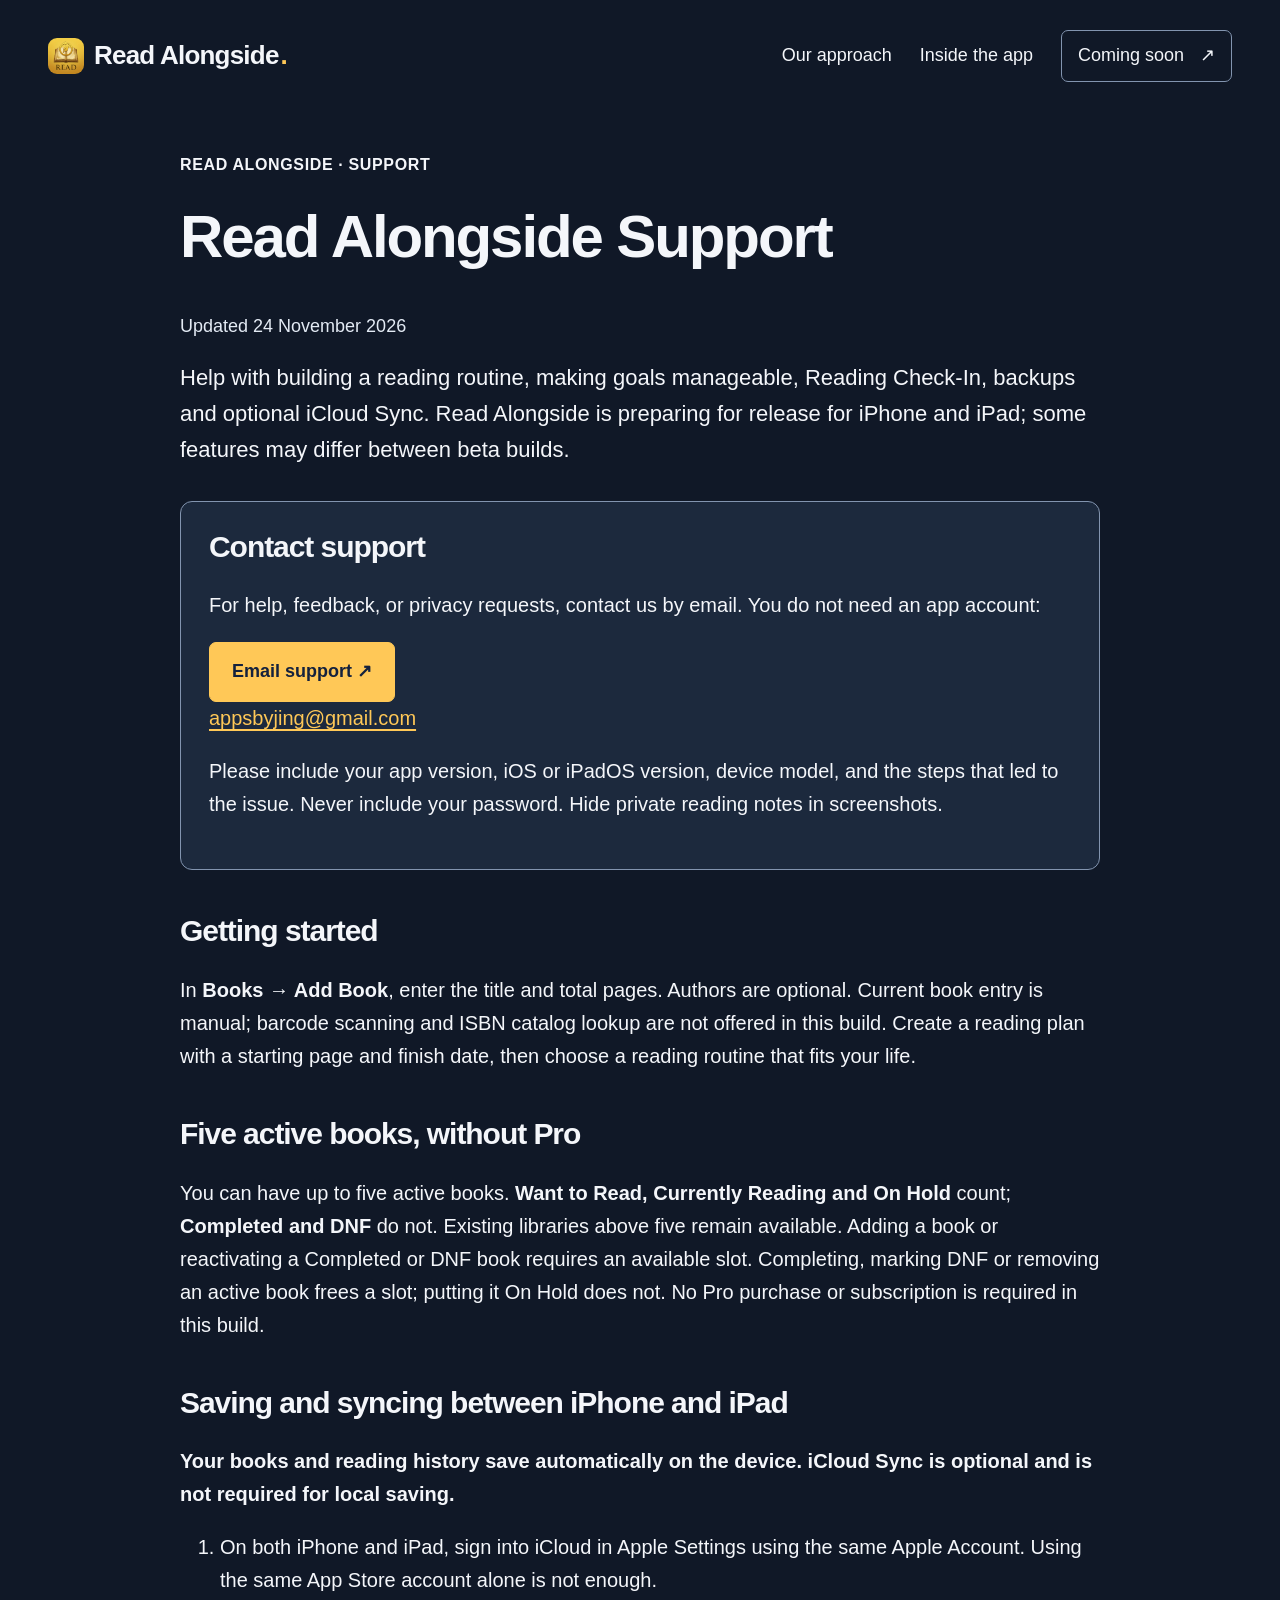
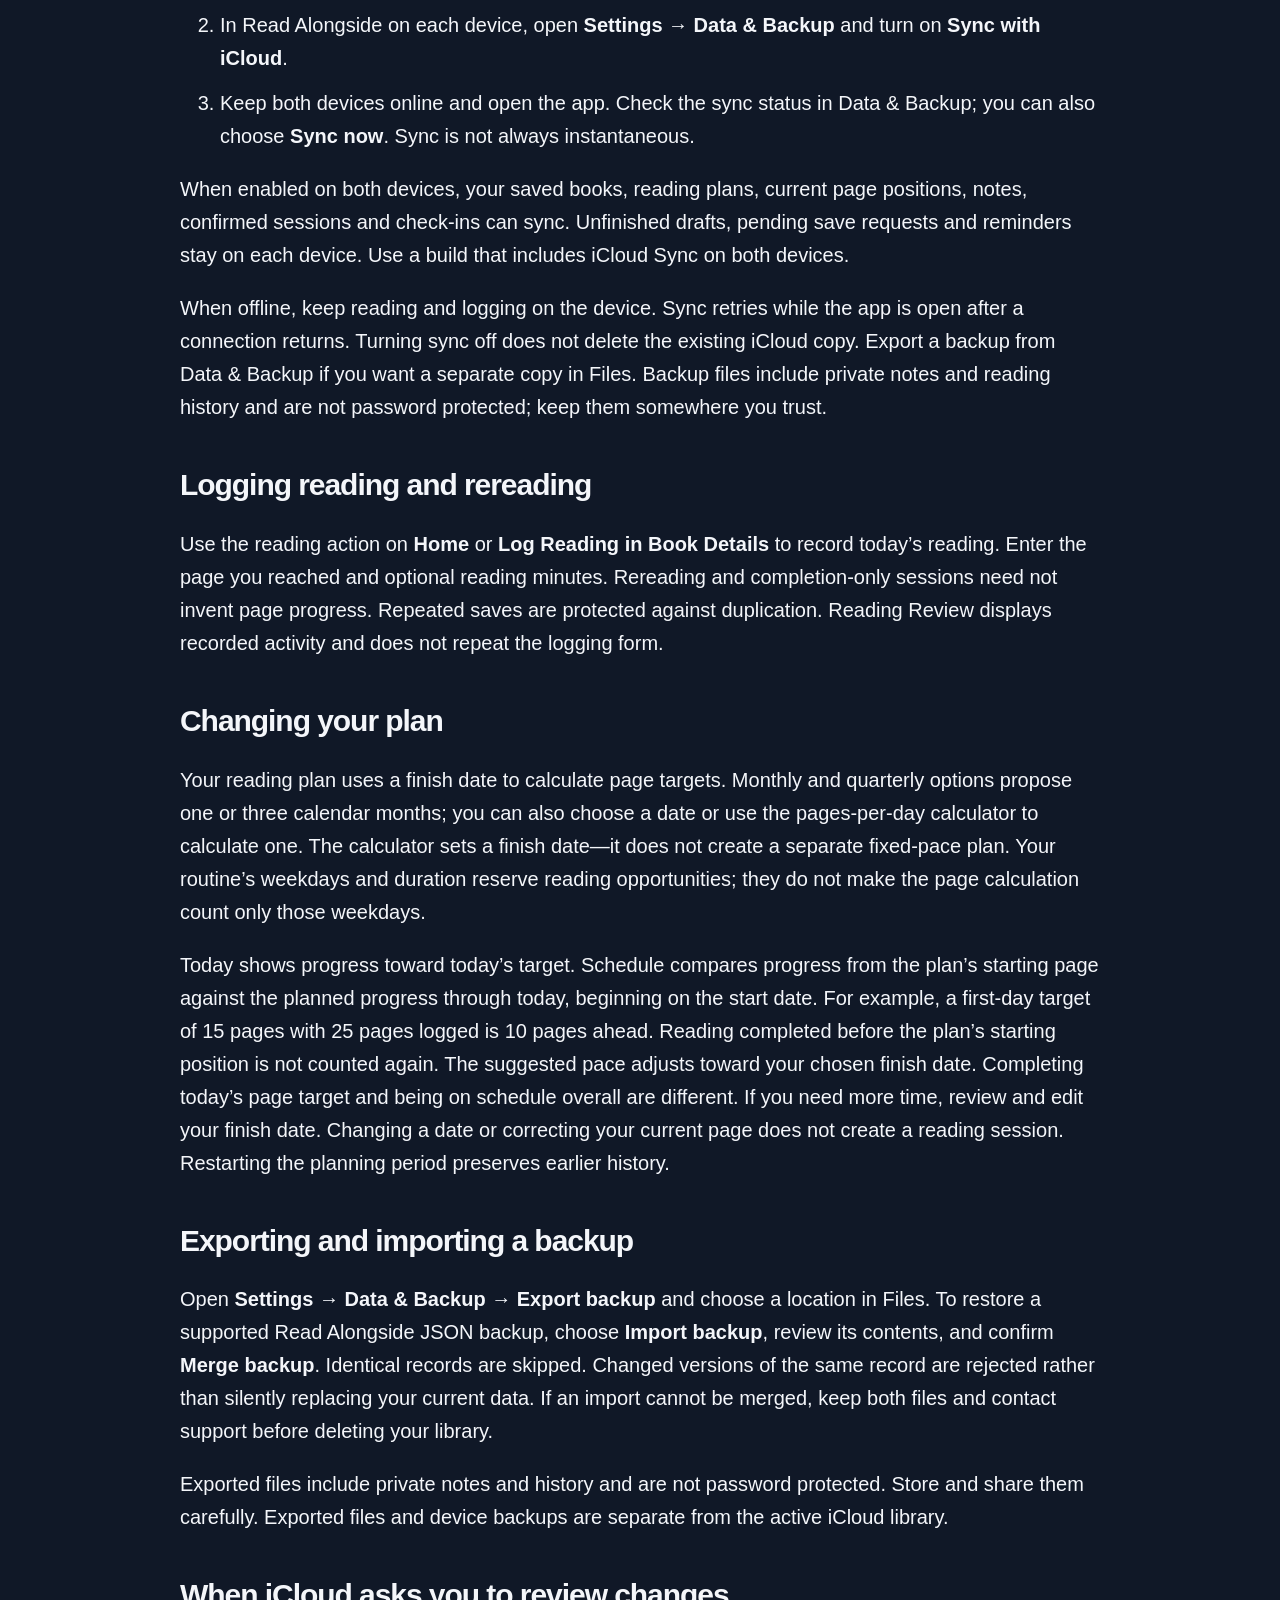
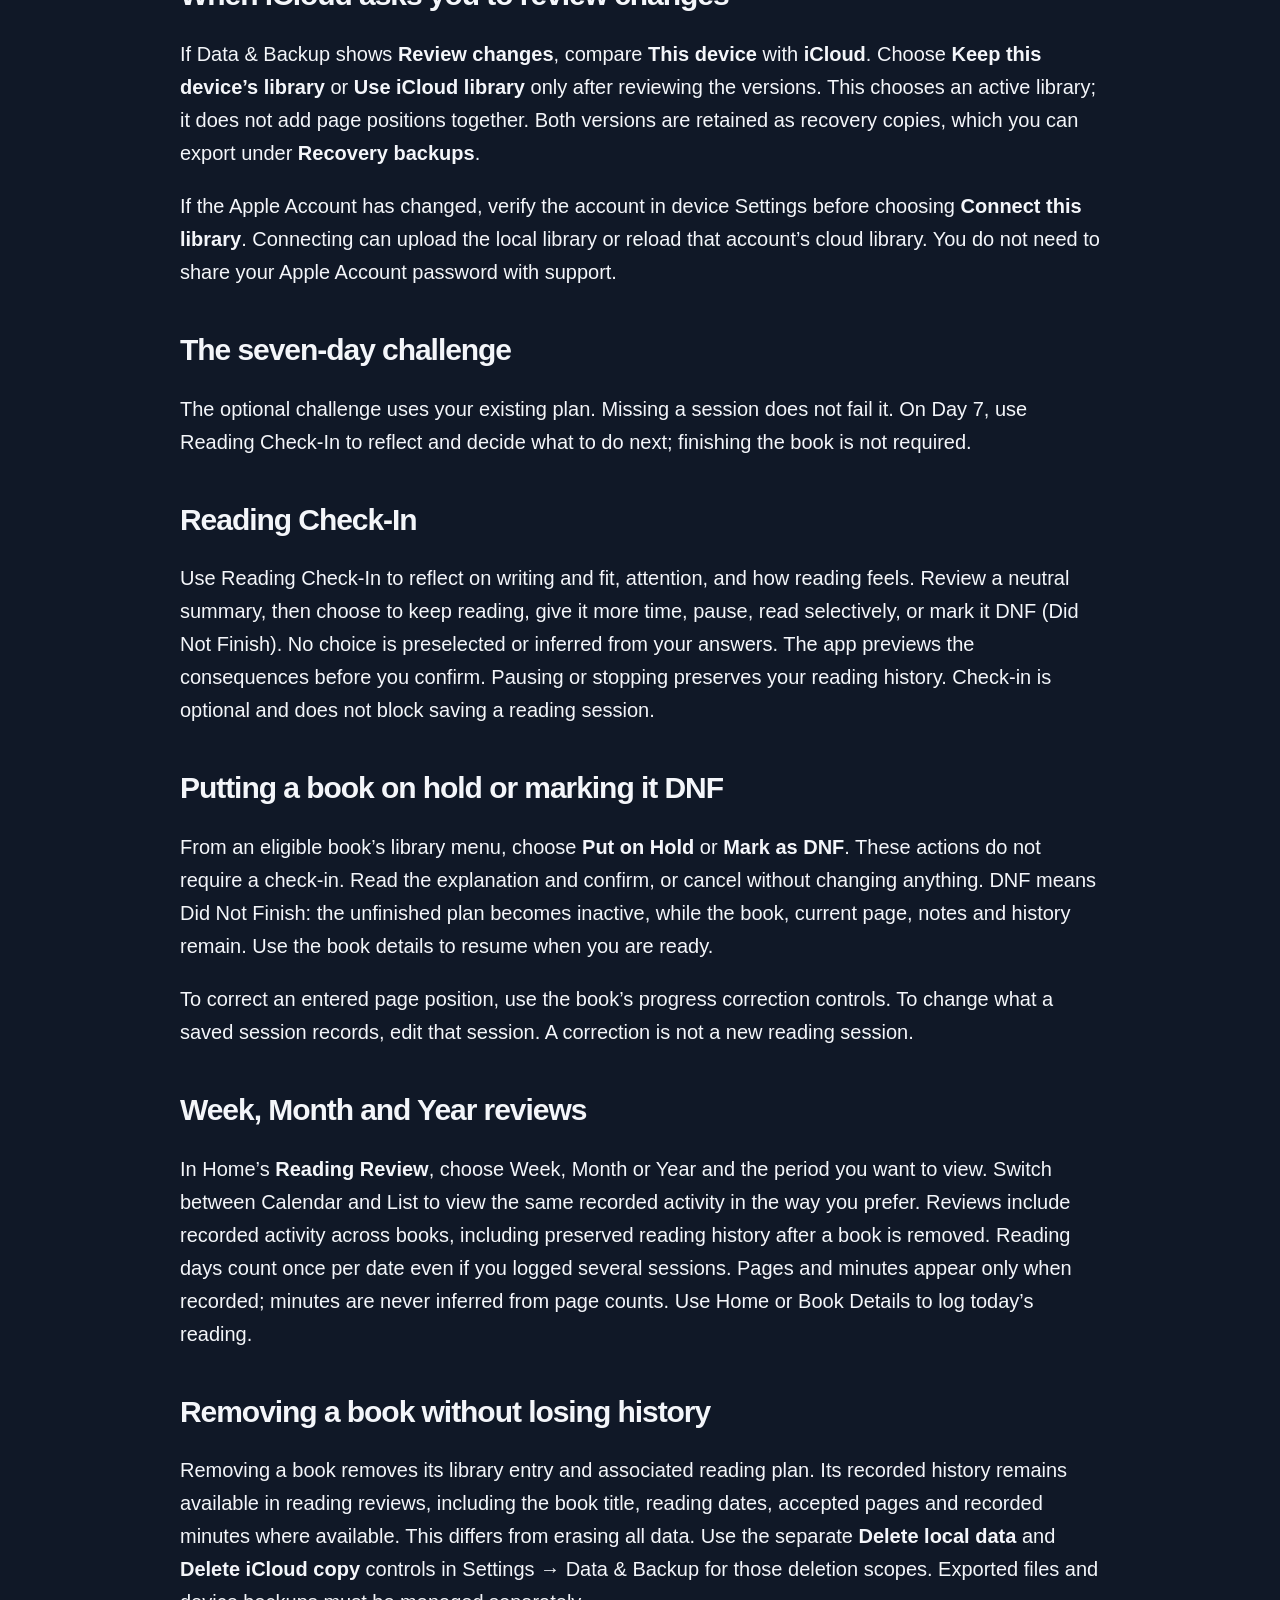
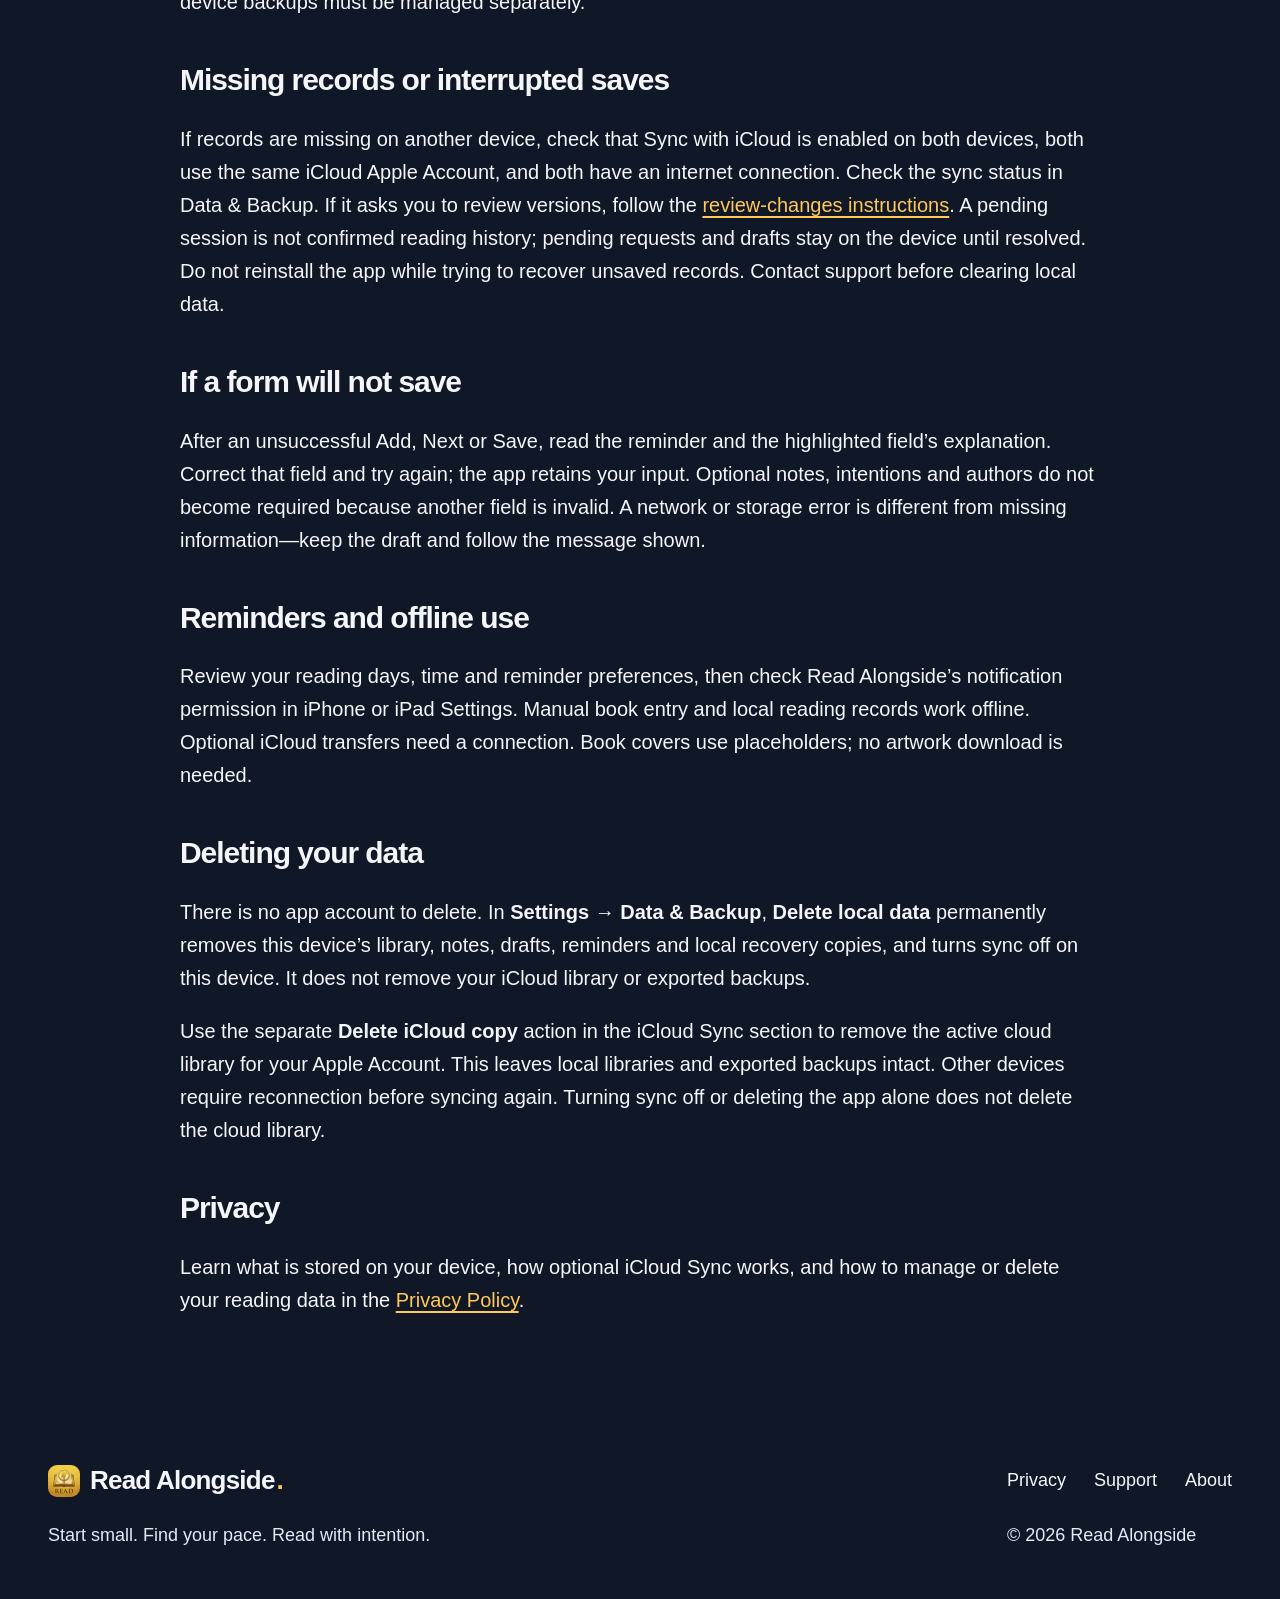
<file: read-alongside/support.html>
<!doctype html><html lang="en"><head><meta charset="utf-8"><meta name="viewport" content="width=device-width,initial-scale=1"><meta name="theme-color" content="#101827"><title>Read Alongside Support — Read Alongside</title><meta name="description" content="Read Alongside Support, developer contact, and information about Read Alongside."><link rel="icon" href="assets/app-icon.jpg"><link rel="stylesheet" href="theme-midnight.css?v=13"></head><body><a class="skip" href="#main">Skip to content</a><header class="site-header wrap"><a class="brand" href="index.html"><img src="assets/app-icon.jpg" alt="" width="36" height="36">Read Alongside<span class="brand-dot">.</span></a><nav aria-label="Main navigation"><a href="index.html#approach">Our approach</a><a href="index.html#preview">Inside the app</a><a class="nav-cta" href="index.html#coming-soon">Coming soon <span aria-hidden="true">↗</span></a></nav></header><main id="main" class="wrap document-page"><p class="eyebrow">Read Alongside · support</p><h1>Read Alongside Support</h1><p class="document-date">Updated 24 November 2026</p><p class="intro">Help with building a reading routine, making goals manageable, Reading Check-In, backups and optional iCloud Sync. Read Alongside is preparing for release for iPhone and iPad; some features may differ between beta builds.</p><div class="contact-card"><h2>Contact support</h2><p>For help, feedback, or privacy requests, contact us by email. You do not need an app account:</p><a class="button" href="mailto:appsbyjing@gmail.com?subject=Read Alongside%20support">Email support ↗</a><p><a href="mailto:appsbyjing@gmail.com">appsbyjing@gmail.com</a></p><p>Please include your app version, iOS or iPadOS version, device model, and the steps that led to the issue. Never include your password. Hide private reading notes in screenshots.</p></div>
<section><h2>Getting started</h2><p>In <strong>Books → Add Book</strong>, enter the title and total pages. Authors are optional. Current book entry is manual; barcode scanning and ISBN catalog lookup are not offered in this build. Create a reading plan with a starting page and finish date, then choose a reading routine that fits your life.</p></section><section id="active-books"><h2>Five active books, without Pro</h2><p>You can have up to five active books. <strong>Want to Read, Currently Reading and On Hold</strong> count; <strong>Completed and DNF</strong> do not. Existing libraries above five remain available. Adding a book or reactivating a Completed or DNF book requires an available slot. Completing, marking DNF or removing an active book frees a slot; putting it On Hold does not. No Pro purchase or subscription is required in this build.</p></section>
<section id="icloud-sync"><h2>Saving and syncing between iPhone and iPad</h2><p><strong>Your books and reading history save automatically on the device. iCloud Sync is optional and is not required for local saving.</strong></p><ol><li>On both iPhone and iPad, sign into iCloud in Apple Settings using the same Apple Account. Using the same App Store account alone is not enough.</li><li>In Read Alongside on each device, open <strong>Settings → Data &amp; Backup</strong> and turn on <strong>Sync with iCloud</strong>.</li><li>Keep both devices online and open the app. Check the sync status in Data &amp; Backup; you can also choose <strong>Sync now</strong>. Sync is not always instantaneous.</li></ol><p>When enabled on both devices, your saved books, reading plans, current page positions, notes, confirmed sessions and check-ins can sync. Unfinished drafts, pending save requests and reminders stay on each device. Use a build that includes iCloud Sync on both devices.</p><p>When offline, keep reading and logging on the device. Sync retries while the app is open after a connection returns. Turning sync off does not delete the existing iCloud copy. Export a backup from Data &amp; Backup if you want a separate copy in Files. Backup files include private notes and reading history and are not password protected; keep them somewhere you trust.</p></section>
<section><h2>Logging reading and rereading</h2><p>Use the reading action on <strong>Home</strong> or <strong>Log Reading in Book Details</strong> to record today’s reading. Enter the page you reached and optional reading minutes. Rereading and completion-only sessions need not invent page progress. Repeated saves are protected against duplication. Reading Review displays recorded activity and does not repeat the logging form.</p></section>
<section><h2>Changing your plan</h2><p>Your reading plan uses a finish date to calculate page targets. Monthly and quarterly options propose one or three calendar months; you can also choose a date or use the pages-per-day calculator to calculate one. The calculator sets a finish date—it does not create a separate fixed-pace plan. Your routine’s weekdays and duration reserve reading opportunities; they do not make the page calculation count only those weekdays.</p><p>Today shows progress toward today’s target. Schedule compares progress from the plan’s starting page against the planned progress through today, beginning on the start date. For example, a first-day target of 15 pages with 25 pages logged is 10 pages ahead. Reading completed before the plan’s starting position is not counted again. The suggested pace adjusts toward your chosen finish date. Completing today’s page target and being on schedule overall are different. If you need more time, review and edit your finish date. Changing a date or correcting your current page does not create a reading session. Restarting the planning period preserves earlier history.</p></section>
<section id="backup"><h2>Exporting and importing a backup</h2><p>Open <strong>Settings → Data &amp; Backup → Export backup</strong> and choose a location in Files. To restore a supported Read Alongside JSON backup, choose <strong>Import backup</strong>, review its contents, and confirm <strong>Merge backup</strong>. Identical records are skipped. Changed versions of the same record are rejected rather than silently replacing your current data. If an import cannot be merged, keep both files and contact support before deleting your library.</p><p>Exported files include private notes and history and are not password protected. Store and share them carefully. Exported files and device backups are separate from the active iCloud library.</p></section>
<section id="sync-conflict"><h2>When iCloud asks you to review changes</h2><p>If Data &amp; Backup shows <strong>Review changes</strong>, compare <strong>This device</strong> with <strong>iCloud</strong>. Choose <strong>Keep this device’s library</strong> or <strong>Use iCloud library</strong> only after reviewing the versions. This chooses an active library; it does not add page positions together. Both versions are retained as recovery copies, which you can export under <strong>Recovery backups</strong>.</p><p>If the Apple Account has changed, verify the account in device Settings before choosing <strong>Connect this library</strong>. Connecting can upload the local library or reload that account’s cloud library. You do not need to share your Apple Account password with support.</p></section>
<section><h2>The seven-day challenge</h2><p>The optional challenge uses your existing plan. Missing a session does not fail it. On Day 7, use Reading Check-In to reflect and decide what to do next; finishing the book is not required.</p></section>
<section><h2>Reading Check-In</h2><p>Use Reading Check-In to reflect on writing and fit, attention, and how reading feels. Review a neutral summary, then choose to keep reading, give it more time, pause, read selectively, or mark it DNF (Did Not Finish). No choice is preselected or inferred from your answers. The app previews the consequences before you confirm. Pausing or stopping preserves your reading history. Check-in is optional and does not block saving a reading session.</p></section>
<section id="book-status"><h2>Putting a book on hold or marking it DNF</h2><p>From an eligible book’s library menu, choose <strong>Put on Hold</strong> or <strong>Mark as DNF</strong>. These actions do not require a check-in. Read the explanation and confirm, or cancel without changing anything. DNF means Did Not Finish: the unfinished plan becomes inactive, while the book, current page, notes and history remain. Use the book details to resume when you are ready.</p><p>To correct an entered page position, use the book’s progress correction controls. To change what a saved session records, edit that session. A correction is not a new reading session.</p></section>
<section id="reading-review"><h2>Week, Month and Year reviews</h2><p>In Home’s <strong>Reading Review</strong>, choose Week, Month or Year and the period you want to view. Switch between Calendar and List to view the same recorded activity in the way you prefer. Reviews include recorded activity across books, including preserved reading history after a book is removed. Reading days count once per date even if you logged several sessions. Pages and minutes appear only when recorded; minutes are never inferred from page counts. Use Home or Book Details to log today’s reading.</p></section><section id="remove-book"><h2>Removing a book without losing history</h2><p>Removing a book removes its library entry and associated reading plan. Its recorded history remains available in reading reviews, including the book title, reading dates, accepted pages and recorded minutes where available. This differs from erasing all data. Use the separate <strong>Delete local data</strong> and <strong>Delete iCloud copy</strong> controls in Settings → Data &amp; Backup for those deletion scopes. Exported files and device backups must be managed separately.</p></section>
<section><h2>Missing records or interrupted saves</h2><p>If records are missing on another device, check that Sync with iCloud is enabled on both devices, both use the same iCloud Apple Account, and both have an internet connection. Check the sync status in Data &amp; Backup. If it asks you to review versions, follow the <a href="#sync-conflict">review-changes instructions</a>. A pending session is not confirmed reading history; pending requests and drafts stay on the device until resolved. Do not reinstall the app while trying to recover unsaved records. Contact support before clearing local data.</p></section>
<section><h2>If a form will not save</h2><p>After an unsuccessful Add, Next or Save, read the reminder and the highlighted field’s explanation. Correct that field and try again; the app retains your input. Optional notes, intentions and authors do not become required because another field is invalid. A network or storage error is different from missing information—keep the draft and follow the message shown.</p></section>
<section><h2>Reminders and offline use</h2><p>Review your reading days, time and reminder preferences, then check Read Alongside’s notification permission in iPhone or iPad Settings. Manual book entry and local reading records work offline. Optional iCloud transfers need a connection. Book covers use placeholders; no artwork download is needed.</p></section>
<section><h2>Deleting your data</h2><p>There is no app account to delete. In <strong>Settings → Data &amp; Backup</strong>, <strong>Delete local data</strong> permanently removes this device’s library, notes, drafts, reminders and local recovery copies, and turns sync off on this device. It does not remove your iCloud library or exported backups.</p><p>Use the separate <strong>Delete iCloud copy</strong> action in the iCloud Sync section to remove the active cloud library for your Apple Account. This leaves local libraries and exported backups intact. Other devices require reconnection before syncing again. Turning sync off or deleting the app alone does not delete the cloud library.</p></section>
<section><h2>Privacy</h2><p>Learn what is stored on your device, how optional iCloud Sync works, and how to manage or delete your reading data in the <a href="privacy.html">Privacy Policy</a>.</p></section></main><footer class="wrap site-footer"><a class="brand" href="index.html"><img src="assets/app-icon.jpg" alt="" width="32" height="32">Read Alongside<span class="brand-dot">.</span></a><p>Start small. Find your pace. Read with intention.</p><nav aria-label="Footer navigation"><a href="privacy.html">Privacy</a><a href="support.html">Support</a><a href="index.html#approach">About</a></nav><span class="copyright">© <span data-year>2026</span> Read Alongside</span></footer><script src="script.js"></script></body></html>
</file>
<file: assets/styles.css>
:root {
  --cream: #faf7f1;
  --paper: #fffdfa;
  --ink: #192027;
  --forest: #244c3e;
  --sage: #477a66;
  --sage-soft: #dce9e2;
  --blush: #dd8f99;
  --blush-soft: #f6dfe2;
  --apricot: #f2be78;
  --apricot-soft: #fae8c8;
  --muted: #5d676d;
  --line: rgba(25, 32, 39, .13);
  --max: 1180px;
  --serif: Georgia, "Times New Roman", serif;
  --sans: -apple-system, BlinkMacSystemFont, "Segoe UI", sans-serif;
}

* { box-sizing: border-box; }
html { scroll-behavior: smooth; }
body { margin: 0; color: var(--ink); background: var(--cream); font: 17px/1.65 var(--sans); -webkit-font-smoothing: antialiased; }
a { color: inherit; text-underline-offset: .2em; }
img { display: block; max-width: 100%; }
.skip-link { position: fixed; top: 10px; left: 10px; z-index: 10; padding: .6rem 1rem; background: var(--ink); color: #fff; transform: translateY(-150%); }
.skip-link:focus { transform: none; }
.site-header, footer { width: min(calc(100% - 48px), var(--max)); margin: auto; display: flex; align-items: center; justify-content: space-between; }
.site-header { min-height: 92px; border-bottom: 1px solid var(--line); }
.brand { display: inline-flex; align-items: center; gap: .7rem; color: var(--forest); text-decoration: none; font: 700 1.25rem var(--serif); }
.site-header nav, .footer-links { display: flex; gap: clamp(1.2rem, 3vw, 2.5rem); }
.site-header nav a, .footer-links a { color: var(--muted); text-decoration: none; font-size: .94rem; font-weight: 650; }
.site-header nav a:hover, .site-header nav a[aria-current="page"], .footer-links a:hover { color: var(--forest); }
.hero { width: min(calc(100% - 48px), var(--max)); margin: auto; min-height: 680px; display: grid; grid-template-columns: 1.15fr .85fr; align-items: center; gap: 5vw; padding: 80px 0; overflow: hidden; }
.eyebrow { margin: 0 0 1rem; color: var(--sage); font-size: .76rem; font-weight: 800; letter-spacing: .14em; text-transform: uppercase; }
h1, h2, h3 { color: var(--forest); font-family: var(--serif); font-weight: 500; line-height: 1.08; }
.hero h1 { max-width: 780px; margin: 0; font-size: clamp(4rem, 8vw, 7rem); letter-spacing: -.055em; }
.hero h1 em { color: var(--blush); font-weight: 500; }
.lede { max-width: 680px; margin: 2rem 0 0; color: var(--muted); font-size: clamp(1.1rem, 2vw, 1.35rem); line-height: 1.55; }
.actions { display: flex; flex-wrap: wrap; align-items: center; gap: 1.5rem; margin-top: 2.2rem; }
.button { display: inline-block; padding: .9rem 1.2rem; border-radius: 999px; background: var(--forest); color: #fff; font-size: .9rem; font-weight: 750; }
.text-link { color: var(--forest); font-weight: 750; text-decoration-thickness: 1px; }
.hero-mark { position: relative; display: grid; place-items: center; aspect-ratio: 1; }
.hero-mark img { position: relative; z-index: 2; width: 58%; filter: drop-shadow(0 24px 35px rgba(36, 76, 62, .14)); }
.orbit { position: absolute; border-radius: 50%; }
.orbit-one { inset: 8%; background: var(--apricot-soft); }
.orbit-two { inset: 0 22% 48% -4%; background: var(--blush-soft); }
.trust-strip { background: var(--forest); color: #fff; display: grid; grid-template-columns: repeat(3, 1fr); gap: 1px; }
.trust-strip p { margin: 0; padding: 2rem clamp(1.5rem, 4vw, 4rem); border-right: 1px solid rgba(255,255,255,.16); }
.trust-strip strong, .trust-strip span { display: block; }
.trust-strip strong { font-family: var(--serif); font-size: 1.25rem; }
.trust-strip span { margin-top: .25rem; color: #dce9e2; font-size: .88rem; }
.section { width: min(calc(100% - 48px), var(--max)); margin: auto; padding: 120px 0; }
.section-heading { display: grid; grid-template-columns: 1fr 1fr; column-gap: 6rem; align-items: end; }
.section-heading .eyebrow { grid-column: 1 / -1; }
.section-heading h2, .privacy-callout h2, .closing h2 { margin: 0; font-size: clamp(2.8rem, 5vw, 4.8rem); letter-spacing: -.035em; }
.section-heading > p:last-child { margin: 0 0 .4rem; color: var(--muted); }
.feature-grid { display: grid; grid-template-columns: repeat(3, 1fr); gap: 1.25rem; margin-top: 4rem; }
.feature-card { min-height: 340px; padding: 2rem; border-radius: 24px; display: flex; flex-direction: column; }
.feature-card.sage { background: var(--sage-soft); }
.feature-card.apricot { background: var(--apricot-soft); }
.feature-card.blush { background: var(--blush-soft); }
.feature-card .number { color: var(--sage); font-size: .76rem; font-weight: 800; letter-spacing: .12em; }
.feature-card h3 { margin: auto 0 1rem; font-size: 2rem; }
.feature-card p { margin: 0; color: #465156; font-size: .96rem; }
.privacy-callout { padding: 110px max(24px, calc((100vw - var(--max)) / 2)); background: var(--sage-soft); display: grid; grid-template-columns: 1fr 1fr; gap: 6rem; align-items: center; }
.privacy-callout > div:last-child { max-width: 520px; color: #465156; }
.closing { padding: 130px 24px; text-align: center; }
.closing img { margin: 0 auto 1.5rem; }
.closing h2 { max-width: 700px; margin: 0 auto; }
.closing > p:last-child { color: var(--muted); }
footer { min-height: 110px; border-top: 1px solid var(--line); color: var(--muted); font-size: .82rem; }
.footer-brand { font-size: 1rem; }

.document-shell { padding-bottom: 100px; }
.document-header { width: min(calc(100% - 48px), 850px); margin: auto; padding: 100px 0 70px; text-align: center; }
.document-header h1 { margin: 0; font-size: clamp(3.6rem, 8vw, 6.8rem); letter-spacing: -.05em; }
.document-header > p:last-child { color: var(--muted); }
.document { width: min(calc(100% - 48px), 760px); margin: auto; padding: clamp(2rem, 6vw, 5rem); background: var(--paper); border: 1px solid var(--line); border-radius: 28px; box-shadow: 0 24px 60px rgba(36, 76, 62, .07); }
.document .summary { margin: 0 0 3rem; padding-bottom: 2.5rem; border-bottom: 1px solid var(--line); color: var(--forest); font: 1.35rem/1.55 var(--serif); }
.document h2 { margin: 3.2rem 0 .8rem; font-size: 1.75rem; }
.document h2:first-child { margin-top: 0; }
.document p { color: #465156; }
.document a { color: var(--forest); font-weight: 700; }
.note { margin-top: 3rem; padding: 1.4rem 1.5rem; border-radius: 14px; background: var(--sage-soft); color: var(--forest); }

@media (max-width: 800px) {
  .hero { grid-template-columns: 1fr; min-height: auto; padding: 70px 0; }
  .hero-mark { width: min(70vw, 420px); margin: 0 auto; order: -1; }
  .trust-strip, .feature-grid, .section-heading, .privacy-callout { grid-template-columns: 1fr; }
  .trust-strip p { border-right: 0; border-bottom: 1px solid rgba(255,255,255,.16); }
  .section { padding: 90px 0; }
  .section-heading { gap: 1.25rem; }
  .feature-card { min-height: 260px; }
  .privacy-callout { gap: 2rem; padding-top: 80px; padding-bottom: 80px; }
}

@media (max-width: 560px) {
  .site-header, footer, .hero, .section { width: min(calc(100% - 32px), var(--max)); }
  .site-header { min-height: 76px; }
  .brand span { font-size: 1rem; }
  .site-header nav { gap: 1rem; }
  .hero h1 { font-size: clamp(3.7rem, 18vw, 5.4rem); }
  .hero-mark { width: 76vw; }
  footer { padding: 1.5rem 0; flex-wrap: wrap; gap: 1rem 2rem; }
  footer > p { flex-basis: 100%; margin: 0; }
  .document-header { padding: 70px 0 45px; }
  .document { width: min(calc(100% - 24px), 760px); padding: 2rem 1.35rem; border-radius: 20px; }
}

@media (prefers-reduced-motion: reduce) { html { scroll-behavior: auto; } }
</file>
<file: read-alongside/theme-midnight.css>
/* Shared Navy & Gold. One type scale and responsive spacing system. */
:root{color-scheme:dark;--paper:#101827;--ink:#f4f6fa;--muted:#e3eaf4;--line:#8294af;--yellow:#ffc857;--sage:#1c293d;--raised:#263653;--on-accent:#14213d;--font:-apple-system,BlinkMacSystemFont,"Segoe UI",sans-serif}
*{box-sizing:border-box}html{scroll-behavior:smooth;scroll-padding-top:24px}body{margin:0;background:var(--paper);color:var(--ink);font:400 20px/1.65 var(--font);-webkit-font-smoothing:antialiased}h1,h2,h3,p{margin-top:0}h1,h2,h3{font-weight:650;line-height:1.16;letter-spacing:-.035em}h1{font-size:clamp(42px,5.1vw,72px)}h2{font-size:clamp(32px,3.6vw,48px)}h3{font-size:28px}em{font-style:normal;color:var(--yellow)}a{color:inherit;text-decoration:none}a:hover{text-decoration:underline;text-underline-offset:5px}button,input,summary{font:inherit}button{cursor:pointer}a:focus-visible,button:focus-visible,summary:focus-visible{outline:3px solid var(--yellow);outline-offset:5px}::selection{color:var(--paper);background:var(--yellow)}.wrap{width:min(1264px,calc(100% - 96px));margin-inline:auto}.skip{position:fixed;top:12px;left:12px;padding:12px 20px;background:var(--yellow);color:var(--on-accent);z-index:50;transform:translateY(-160%)}.skip:focus{transform:none}.site-header{min-height:112px;display:flex;align-items:center;justify-content:space-between;gap:24px}.brand{font-size:26px;font-weight:700;letter-spacing:-.03em;display:flex;align-items:center;gap:10px;line-height:1.2}.brand img{border-radius:9px}.brand-dot{color:var(--yellow);margin-left:-8px}.site-header nav,.site-footer nav{display:flex;align-items:center;gap:28px;font-size:18px}.nav-cta{border:1px solid var(--line);border-radius:7px;padding:10px 16px;display:flex;gap:16px}.hero{display:grid;grid-template-columns:1.05fr 1fr;gap:56px;padding-block:48px 104px;align-items:center}.eyebrow{font-size:16px;font-weight:650;letter-spacing:.04em;text-transform:uppercase;margin-bottom:24px;display:flex;align-items:center;gap:10px}.status-dot{display:inline-block;width:8px;height:8px;border-radius:50%;background:var(--yellow);flex:none}.hero h1{margin-bottom:28px}.hero-description{color:var(--muted);max-width:560px}.hero-actions{display:flex;flex-direction:column;align-items:flex-start;gap:18px;margin-top:32px}.button{display:inline-flex;align-items:center;justify-content:space-between;gap:28px;min-height:48px;padding:14px 22px;border:1px solid var(--yellow);border-radius:7px;background:var(--yellow);color:var(--on-accent);font-size:18px;font-weight:600}.button:hover{background:#ffda8a;text-decoration:none}.ios-note{display:flex;align-items:center;gap:8px;font-size:18px;color:var(--muted)}.ios-note svg{width:22px;height:22px;fill:currentColor}.hero-art{min-width:0}.photo-frame{overflow:hidden;border-radius:84px 8px 8px 8px;background:#e5ddca}.hero-photo{width:100%;height:auto;display:block}.photo-grain{display:none}.principle-strip{background:var(--sage);border-block:1px solid var(--line)}.principle-strip>.wrap{display:flex;align-items:center;justify-content:space-between;gap:32px;padding-block:28px}.principle-strip span{font-size:16px;color:var(--muted)}.principle-strip p{margin:0;font-size:26px}.principle-strip svg{width:36px;height:36px;stroke:var(--yellow);flex:none}.section-space{padding-block:100px}.section-heading{display:grid;grid-template-columns:1fr 1.15fr;gap:28px 60px}.section-heading>.eyebrow{grid-column:1/-1;margin-bottom:0}.section-heading>p:last-child{color:var(--muted);align-self:center}.three-steps{display:grid;grid-template-columns:repeat(3,minmax(0,1fr));gap:44px;margin-top:40px}.step-number{font-size:18px;color:var(--yellow)}.step-illustration{height:140px;margin-block:20px}.step-illustration svg{width:200px;height:130px;fill:none;stroke:var(--ink);stroke-width:2;stroke-linecap:round;stroke-linejoin:round}.step-illustration .wash{fill:var(--raised);stroke:none}.step-illustration .yellow{fill:var(--yellow);stroke:var(--paper)}.three-steps h3{font-size:27px}.three-steps p{color:var(--muted)}.app-section{background:var(--sage);padding-block:88px}.app-layout{display:grid;grid-template-columns:1fr 1.12fr;gap:100px;align-items:center}.app-demo{min-width:0}.phone{width:min(390px,100%);padding:14px;border:1px solid var(--line);border-radius:42px;background:var(--paper);margin-inline:auto}.phone-island{width:94px;height:15px;margin:2px auto 6px;background:var(--raised);border-radius:30px}.phone-top{display:flex;justify-content:space-between;padding-inline:14px;font-size:16px}.phone-screen{padding:24px 16px 12px}.app-greeting,.app-label{font-size:16px;color:var(--muted);display:block;margin-bottom:8px}.phone h3{font-size:30px;margin-bottom:24px}.book-preview{display:flex;align-items:center;gap:18px;padding-bottom:24px}.book-cover{width:100px;min-height:148px;padding:18px 12px;background:#243653;border:1px solid var(--line);color:#fff1cc;flex:none;font-size:16px;line-height:1.4}.book-preview>div:last-child{min-width:0}.book-preview strong{display:block;font-size:20px;line-height:1.4;margin-bottom:6px}.book-preview>div:last-child>span:last-child{font-size:16px;color:var(--muted)}.session-preview,.intention-preview{border:1px solid var(--line);border-radius:12px;padding:18px;margin-bottom:20px}.session-preview>div{display:flex;gap:12px;justify-content:space-between;flex-wrap:wrap}.session-time{color:var(--yellow)}.session-preview p,.intention-preview p{font-size:18px;margin-block:12px 0}.preview-action-label{color:var(--muted)}.intention-preview{background:var(--raised)}.intention-preview svg{display:none}.app-tabbar{display:flex;justify-content:space-between;gap:8px;flex-wrap:wrap;font-size:16px}.app-tabbar span{text-align:center}.app-tabbar b{display:block;font-size:24px;font-weight:400}.app-tabbar .selected{color:var(--yellow)}.phone-home{width:110px;height:5px;border-radius:3px;background:var(--ink);margin:14px auto 4px}.demo-caption{display:block;text-align:center;font-size:18px;color:var(--muted);margin-top:24px}.demo-orbit{display:none}.app-copy>p{color:var(--muted)}.feature-list{margin-block:32px}.feature-list>div{display:flex;gap:20px;margin-block:24px}.feature-icon{width:42px;height:42px;flex:none;display:grid;place-items:center;border:1px solid var(--line);border-radius:50%;color:var(--yellow);font-size:20px}.feature-list p{margin:0}.feature-list strong{font-size:22px;line-height:1.4;display:block;margin-bottom:8px}.feature-list p>span{display:block;color:var(--muted)}.text-link{color:var(--yellow);font-size:18px;text-decoration:underline;text-underline-offset:5px}.permission-section{display:grid;grid-template-columns:1fr 1.15fr;gap:60px}.permission-copy p{color:var(--muted)}.checkin-explorer{padding:24px;border:1px solid var(--line);border-radius:12px;background:var(--sage);margin-block:28px}.checkin-explorer .eyebrow{color:var(--yellow)}.decision-options{display:flex;flex-wrap:wrap;gap:12px}.decision-options button{padding:12px 16px;border:1px solid var(--line);border-radius:8px;background:var(--paper);color:var(--ink);font-size:18px;min-height:48px;text-align:left}.decision-options button[aria-pressed=true]{background:var(--yellow);color:var(--on-accent);border-color:var(--yellow)}.choice-result{margin:24px 0 0;padding-top:20px;border-top:1px solid var(--line);min-height:110px}.permission-note{margin-bottom:0}.faq-section{display:grid;grid-template-columns:1fr 1.15fr;gap:60px;padding-bottom:100px}.faq-list details{border-bottom:1px solid var(--line)}.faq-list summary{list-style:none;cursor:pointer;display:flex;justify-content:space-between;gap:20px;padding-block:22px;font-size:22px;font-weight:600;line-height:1.4}.faq-list summary::-webkit-details-marker{display:none}.faq-list summary span{color:var(--yellow)}.faq-list details[open] summary span{transform:rotate(45deg)}.faq-list details p{color:var(--muted)}.faq-list a{color:var(--yellow);text-decoration:underline}.coming-section{background:var(--sage);padding-block:80px;text-align:center}.coming-section>.wrap{max-width:850px}.coming-section .eyebrow{justify-content:center}.coming-section p:not(.eyebrow){max-width:660px;margin:24px auto 32px;color:var(--muted)}.coming-pill{display:inline-flex;gap:12px;align-items:center;border:1px solid var(--line);border-radius:40px;padding:14px 22px;font-size:18px}.site-footer{display:grid;grid-template-columns:1fr auto;gap:24px;padding-block:48px}.site-footer p{font-size:18px;color:var(--muted);margin:0;grid-row:2}.copyright{font-size:18px;color:var(--muted);grid-row:2}.site-footer nav{justify-self:end}.document-page{max-width:920px;padding-block:40px 80px}.document-page h1{font-size:clamp(38px,5vw,60px)}.document-page section{margin-top:44px}.document-page h2{font-size:30px}.document-page a:not(.button){color:var(--yellow);text-decoration:underline;text-underline-offset:4px}.document-date{font-size:18px;color:var(--muted)}.document-page .intro{font-size:22px}.contact-card{background:var(--sage);border:1px solid var(--line);border-radius:12px;padding:28px;margin-top:32px}.document-page li{margin-bottom:12px}
@media(max-width:1000px){.wrap{width:calc(100% - 56px)}.hero{gap:32px}.hero h1{font-size:48px}.site-header nav{gap:16px}.app-layout{gap:48px}.permission-section,.faq-section{gap:36px}.three-steps{gap:28px}}
@media(max-width:800px){.hero,.section-heading,.app-layout,.permission-section,.faq-section{grid-template-columns:1fr}.hero{padding-block:32px 64px}.hero-art{max-width:540px;margin-inline:auto}.site-header nav>a:not(.nav-cta){display:none}.three-steps{grid-template-columns:1fr}.three-steps article{display:grid;grid-template-columns:180px 1fr;gap:0 28px}.step-number{grid-column:2}.step-illustration{grid-column:1;grid-row:1/4;align-self:center}.three-steps h3,.three-steps p{grid-column:2}.section-space{padding-block:64px}.app-copy{grid-row:1}.principle-strip>.wrap{flex-direction:column;align-items:flex-start;gap:12px}.principle-strip svg{display:none}.faq-section{padding-bottom:64px}.site-footer{grid-template-columns:1fr}.site-footer p,.copyright{grid-row:auto}.site-footer nav{justify-self:start;flex-wrap:wrap}.section-heading>.eyebrow{grid-column:auto}}
@media(max-width:520px){.wrap{width:calc(100% - 40px)}body{font-size:18px}.site-header{min-height:94px;gap:12px}.brand{font-size:22px;gap:8px}.brand img{width:30px;height:30px}.nav-cta{font-size:16px;padding:9px 11px;gap:8px}.nav-cta span{display:none}.hero h1{font-size:42px}.eyebrow{font-size:16px}.hero-art{margin-top:12px}.photo-frame{border-radius:56px 8px 8px 8px}.three-steps article{display:block}.step-illustration{height:120px;margin-block:10px}.three-steps h3{font-size:26px}.app-section{padding-block:60px}.phone-screen{padding-inline:8px}.book-preview{gap:12px}.book-cover{width:92px;padding-inline:10px}.checkin-explorer{padding:20px}.choice-result{min-height:160px}.document-page .intro,.faq-list summary{font-size:20px}.contact-card{padding:20px}.coming-section{padding-block:60px}}
@media(prefers-reduced-motion:reduce){html{scroll-behavior:auto}*,*::before,*::after{animation:none!important;transition:none!important}}
@media(prefers-contrast:more){:root{--line:#c3cede;--muted:#fff}.decision-options button{border-width:2px}}
</file>
<file: soft-pace/styles.css>
:root { --background:#faf7f1;--foreground:#192723;--card:#fffdfa;--card-foreground:#192723;--primary:#477a66;--primary-foreground:#fff;--secondary:#e5efe7;--secondary-foreground:#244d3e;--muted:#f0eee7;--muted-foreground:#64736d;--border:#d9e2dc;--ring:#477a66;--radius:1rem; }
*{box-sizing:border-box}html{scroll-behavior:smooth}body{margin:0;background:var(--background);color:var(--foreground);font-family:ui-rounded,"SF Pro Rounded","Avenir Next",system-ui,sans-serif;font-size:17px}a{color:inherit;text-decoration:none}button,a{-webkit-tap-highlight-color:transparent}
.site-nav{height:82px;max-width:1240px;margin:0 auto;padding:0 32px;display:flex;align-items:center;justify-content:space-between;position:relative;z-index:10}.brand{display:flex;align-items:center;gap:11px;font-size:1.15rem;font-weight:760;letter-spacing:-.02em}.brand img{width:38px;height:38px;border-radius:10px}.nav-links{display:flex;gap:32px;color:#536760;font-size:.96rem}.nav-links a:hover,footer a:hover{color:#477a66}.nav-cta{height:44px;display:inline-flex;align-items:center;padding:0 20px;border-radius:999px;background:#477a66;color:#fff;font-size:.94rem;font-weight:750}.nav-cta:hover{background:#386654;color:#fff}
.hero{max-width:1240px;min-height:720px;margin:0 auto;padding:68px 32px 104px;display:grid;grid-template-columns:1.05fr .95fr;align-items:center;gap:72px;overflow:hidden}.eyebrow{display:flex;align-items:center;gap:9px;margin:0 0 20px;color:#477a66;font-size:.86rem;font-weight:800;letter-spacing:.1em;text-transform:uppercase}.eyebrow svg{width:18px;height:18px}.hero h1{max-width:690px;margin:0;font-size:clamp(3rem,5.25vw,5.25rem);line-height:.99;letter-spacing:-.06em;font-weight:760}.lede{max-width:640px;margin:30px 0 0;color:#52655e;font-size:clamp(1.12rem,1.7vw,1.34rem);line-height:1.65}.hero-actions{display:flex;align-items:center;gap:22px;margin-top:36px}.hero-primary{height:54px;display:inline-flex;align-items:center;gap:9px;padding:0 26px;border-radius:999px;background:#477a66;color:#fff;font-size:1rem;font-weight:750;white-space:nowrap}.hero-primary:hover{background:#386654}.hero-primary svg{width:18px}.hero-actions span{color:#5f716a;font-size:.92rem}.trust-list{display:flex;flex-wrap:wrap;gap:14px 24px;margin:38px 0 0;padding:0;list-style:none;color:#3f554d;font-size:.92rem}.trust-list li{display:flex;align-items:center;gap:7px}.trust-list svg{width:17px;color:#477a66}
.hero-visual{min-height:590px;position:relative}.sun{width:440px;height:440px;position:absolute;left:52%;top:47%;transform:translate(-50%,-50%);border-radius:50%;background:#efdcb8;box-shadow:0 0 0 42px rgba(242,190,120,.13)}.phone-frame{width:255px;padding:7px;border-radius:44px;background:#1b2421;box-shadow:0 28px 70px rgba(37,65,54,.22);overflow:hidden}.phone-frame img{display:block;width:100%;border-radius:37px}.hero-visual .phone-frame{position:absolute}.phone-back{left:3%;top:4%;transform:rotate(-6deg);opacity:.97}.phone-front{right:2%;bottom:0;transform:rotate(4deg)}.floating-note{position:absolute;left:17%;bottom:12%;display:flex;align-items:center;gap:9px;padding:13px 18px;border:1px solid #d5e1da;border-radius:999px;background:rgba(255,253,250,.94);box-shadow:0 13px 32px rgba(37,65,54,.16);color:#355f4f;font-size:.92rem;font-weight:700}.floating-note svg{width:18px}
.benefit-grid{max-width:1180px;margin:0 auto 124px;padding:0 32px;display:grid;grid-template-columns:repeat(2,1fr);gap:22px}.benefit-grid article{padding:40px;border:1px solid rgba(71,122,102,.15);border-radius:28px;background:rgba(255,253,250,.76)}.icon-chip{width:52px;height:52px;display:grid;place-items:center;border-radius:16px;background:#e4eee6;color:#477a66}.icon-chip svg{width:25px}.benefit-grid h2{margin:28px 0 12px;font-size:1.36rem;letter-spacing:-.025em}.benefit-grid p,.story-section p,.library-copy>p,.treatment-section p{color:#5d6f68;font-size:1.03rem;line-height:1.7}
.story-section{padding:124px max(32px,calc((100vw - 1180px)/2));background:#e7efe7;display:grid;grid-template-columns:.88fr 1.12fr;gap:88px}.section-heading h2,.library-copy h2,.privacy-section h2,.treatment-section h2,.faq-section h2{margin:0;font-size:clamp(2.35rem,4vw,4rem);line-height:1.08;letter-spacing:-.05em}.section-heading>p:last-child{max-width:540px;margin-top:24px;font-size:1.1rem;line-height:1.72}.steps{border-top:1px solid rgba(25,39,35,.15)}.steps article{display:grid;grid-template-columns:64px 1fr;gap:22px;padding:30px 0;border-bottom:1px solid rgba(25,39,35,.15)}.steps article>span{color:#697d75;font-size:.9rem;font-weight:800}.steps h3{margin:0 0 9px;font-size:1.28rem}.steps p{margin:0;font-size:1rem;line-height:1.65}
.library-section{max-width:1080px;margin:0 auto;padding:124px 32px;display:grid;grid-template-columns:.9fr 1.1fr;gap:104px;align-items:center}.library-visual{min-height:600px;display:grid;place-items:center;border-radius:48% 52% 46% 54%/56% 43% 57% 44%;background:#eadfed}.library-visual .phone-frame{width:275px;transform:rotate(-2deg)}.library-copy>p{max-width:540px;font-size:1.1rem}.category-list{display:flex;flex-wrap:wrap;gap:12px;margin-top:30px}.category-list span{padding:10px 16px;border-radius:999px;font-size:.9rem;font-weight:750}.mind{color:#6a4fa8;background:#eee7f7}.movement{color:#3f6f58;background:#e3f0e7}.recovery{color:#2f6f78;background:#e2f1f1}.joy{color:#9a6530;background:#f8ead6}
.neuropathy-section{padding:124px max(32px,calc((100vw - 1100px)/2));display:grid;grid-template-columns:1.1fr .9fr;align-items:center;gap:88px;background:#f3e8e3}.neuropathy-lede{max-width:620px;color:#5d6f68;font-size:1.1rem;line-height:1.72}.record-list{margin:30px 0 0;padding:0;list-style:none;border-top:1px solid #dfccc4}.record-list li{display:grid;grid-template-columns:1fr 1fr;gap:22px;padding:16px 0;border-bottom:1px solid #dfccc4;color:#425b52;font-size:.98rem}.record-list span::before{content:'✓';margin-right:9px;color:#477a66;font-weight:800}.record-card{padding:38px;border:1px solid #d8c5bd;border-radius:28px;background:#fffdfa;box-shadow:0 24px 60px rgba(95,63,54,.11)}.record-label{display:inline-block;margin-bottom:14px;color:#915f56;font-size:.86rem;font-weight:800;letter-spacing:.09em;text-transform:uppercase}.record-line{display:flex;justify-content:space-between;gap:22px;padding:20px 0;border-bottom:1px solid #e7ddd8;color:#596a64;font-size:.98rem}.record-line strong{color:#263e35;text-align:right}.record-card small{display:block;margin-top:24px;color:#667871;font-size:.9rem;line-height:1.65}.privacy-section{padding:116px max(32px,calc((100vw - 1100px)/2));display:grid;grid-template-columns:1.25fr .75fr;align-items:center;gap:88px;background:#244d3e;color:#fff}.eyebrow.light{color:#b8d4c5}.privacy-lede{max-width:650px;color:#d9e8e0;font-size:1.1rem;line-height:1.72}.privacy-points{display:flex;gap:36px;margin-top:36px}.privacy-points span{display:grid;grid-template-columns:34px 1fr;align-items:center}.privacy-points svg{grid-row:1/3;width:23px;color:#f2be78}.privacy-points small{color:#b8cbc2;margin-top:4px;font-size:.86rem}.privacy-card{padding:38px;border:1px solid rgba(255,255,255,.18);border-radius:28px;background:rgba(255,255,255,.075)}.privacy-card img{width:68px;height:68px;border-radius:18px}.privacy-card p{color:#d9e8e0;font-size:1rem;line-height:1.7}.privacy-card a{display:inline-flex;align-items:center;gap:8px;margin-top:16px;color:#f4d5a7;font-weight:700;font-size:.96rem}.privacy-card svg{width:16px}
.treatment-gallery{padding:124px max(32px,calc((100vw - 1180px)/2));background:#eef2ec}.gallery-heading{max-width:760px;margin:0 auto 64px;text-align:center}.gallery-heading .eyebrow{justify-content:center}.gallery-heading h2{margin:0;font-size:clamp(2.35rem,4vw,4rem);line-height:1.08;letter-spacing:-.05em}.gallery-heading>p:last-child{margin:24px auto 0;color:#5d6f68;font-size:1.06rem;line-height:1.72}.gallery-phones{display:grid;grid-template-columns:repeat(3,1fr);gap:34px;align-items:start}.gallery-phones figure{margin:0;display:flex;flex-direction:column;align-items:center}.gallery-phones .phone-frame{width:min(100%,275px)}.gallery-phones figcaption{max-width:290px;margin-top:28px;display:flex;flex-direction:column;gap:8px;text-align:center}.gallery-phones figcaption strong{font-size:1.15rem}.gallery-phones figcaption span{color:#5d6f68;font-size:.96rem;line-height:1.6}
.treatment-section{max-width:1060px;margin:0 auto;padding:124px 32px;display:grid;grid-template-columns:1.15fr .85fr;gap:96px;align-items:center}.treatment-section>div>p:not(.eyebrow):not(.boundary){font-size:1.1rem}.treatment-section .phone-frame{width:270px;justify-self:center}.boundary{display:inline-block;margin-top:22px;padding:11px 15px;border-radius:12px;background:#f1e6df;color:#774e45!important;font-size:.88rem!important;font-weight:750;line-height:1.5!important}
.faq-section{padding:116px max(32px,calc((100vw - 1080px)/2));background:#f4eee4;display:grid;grid-template-columns:.8fr 1.2fr;gap:88px}.faq-list{border-top:1px solid #d9cfc0}details{border-bottom:1px solid #d9cfc0}summary{padding:28px 0;display:flex;justify-content:space-between;gap:22px;cursor:pointer;list-style:none;font-size:1.05rem;font-weight:720}summary::-webkit-details-marker{display:none}summary span{color:#477a66;font-size:1.35rem}details p{margin:-7px 0 30px;padding-right:32px;color:#5d6f68;font-size:1rem;line-height:1.7}
.safety-section{max-width:960px;margin:0 auto;padding:88px 32px;display:grid;grid-template-columns:44px 1fr;gap:24px}.safety-section>svg{width:34px;color:#477a66}.safety-section h2{margin:0 0 12px;font-size:1.2rem}.safety-section p{margin:0;color:#586b64;font-size:.96rem;line-height:1.7}footer{max-width:1180px;margin:0 auto;padding:42px 32px 64px;border-top:1px solid #d9e2dc;display:flex;justify-content:space-between;align-items:center;color:#5b6d66;font-size:.92rem}footer .brand{color:#263c34;font-size:1rem}footer .brand img{width:32px;height:32px}footer div:last-child{display:flex;gap:24px}
@media(max-width:900px){.nav-links{display:none}.hero{grid-template-columns:1fr;padding-top:48px}.hero-copy{position:relative;z-index:2}.hero-visual{min-height:560px;max-width:600px;width:100%;margin:0 auto}.benefit-grid{grid-template-columns:1fr}.story-section,.library-section,.neuropathy-section,.privacy-section,.treatment-section,.faq-section{grid-template-columns:1fr;gap:55px}.gallery-phones{grid-template-columns:1fr;gap:64px}.gallery-phones .phone-frame{width:260px}.library-visual{grid-row:2}.privacy-points{flex-direction:column}}
@media(max-width:560px){body{font-size:16px}.site-nav{padding:0 20px}.nav-cta{display:none}.hero{padding:42px 20px 76px}.hero h1{font-size:clamp(2.75rem,14vw,3.2rem)}.hero-actions{align-items:flex-start;flex-direction:column}.hero-primary{width:100%;justify-content:center}.trust-list{flex-direction:column}.hero-visual{min-height:475px}.sun{width:310px;height:310px}.phone-frame{width:190px;border-radius:32px;padding:5px}.phone-frame img{border-radius:27px}.phone-back{left:-2%}.phone-front{right:-2%}.floating-note{left:8%;bottom:8%}.benefit-grid{padding:0 20px;margin-bottom:86px}.benefit-grid article{padding:30px 26px}.story-section,.neuropathy-section,.treatment-gallery,.privacy-section,.faq-section{padding:88px 20px}.library-section,.treatment-section{padding:88px 20px}.gallery-heading{margin-bottom:52px}.gallery-phones{gap:56px}.gallery-phones .phone-frame{width:220px}.steps article{grid-template-columns:46px 1fr;gap:14px;padding:26px 0}.record-list li{grid-template-columns:1fr}.record-line{flex-direction:column;gap:5px}.record-line strong{text-align:left}.library-visual{min-height:490px}.library-visual .phone-frame,.treatment-section .phone-frame{width:220px}.privacy-points{gap:22px}footer{padding:36px 20px 52px;align-items:flex-start;flex-direction:column;gap:20px}}
@media(prefers-reduced-motion:reduce){html{scroll-behavior:auto}*,*::before,*::after{scroll-behavior:auto!important;transition:none!important}}
</file>
